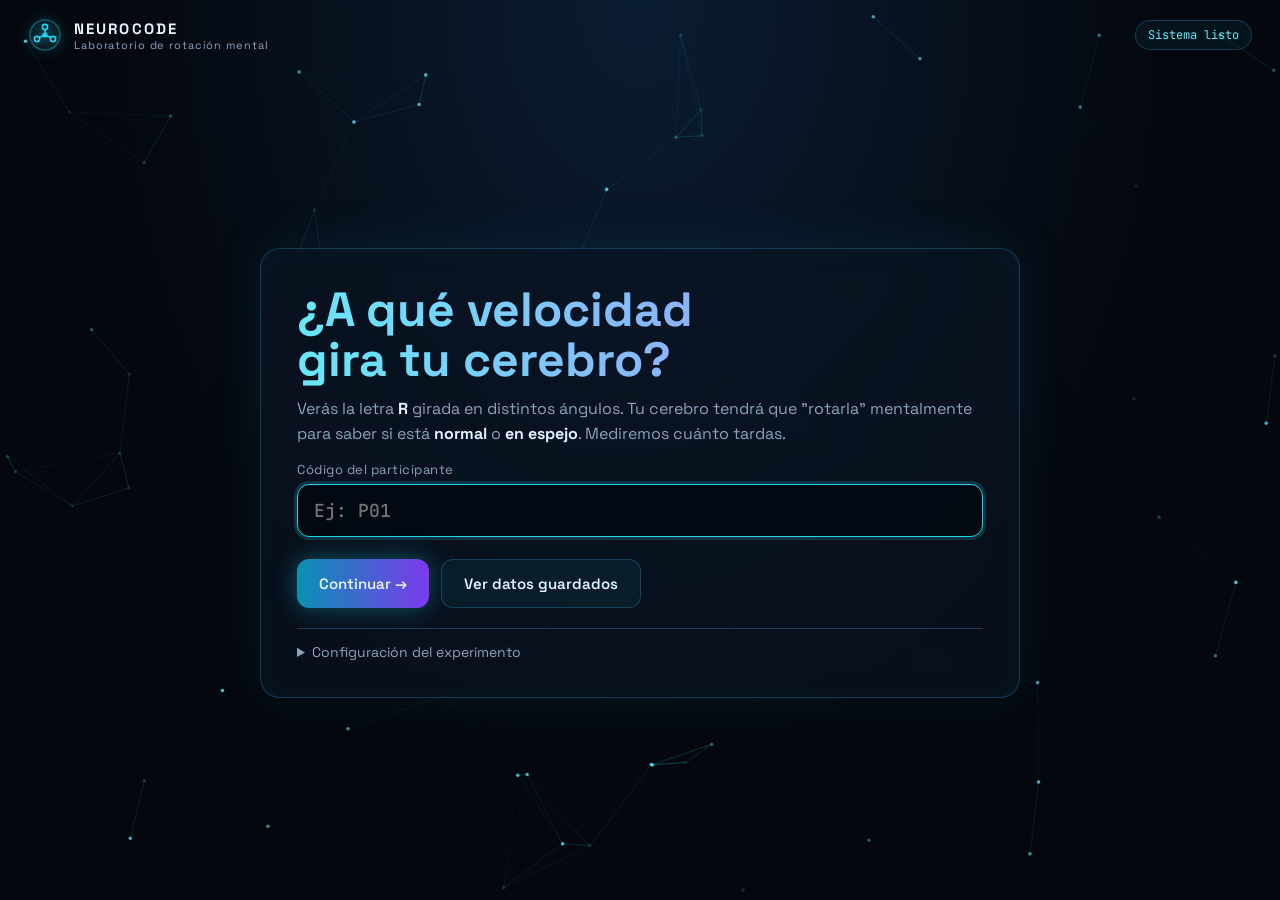
<file: app/index.html>
<!doctype html>
<html lang="es">
<head>
<meta charset="utf-8">
<meta name="viewport" content="width=device-width, initial-scale=1">
<title>NeuroCode · Rotación Mental</title>
<link rel="icon" href="data:image/svg+xml,%3Csvg xmlns='http://www.w3.org/2000/svg' viewBox='0 0 34 34'%3E%3Ccircle cx='17' cy='17' r='15' fill='%2304070d' stroke='%2322d3ee' stroke-width='2'/%3E%3Ctext x='17' y='23' font-size='17' font-family='Arial' font-weight='900' fill='%2322d3ee' text-anchor='middle'%3ER%3C/text%3E%3C/svg%3E">
<link rel="preconnect" href="https://fonts.googleapis.com">
<link href="https://fonts.googleapis.com/css2?family=Space+Grotesk:wght@400;500;700&family=JetBrains+Mono:wght@400;600&display=swap" rel="stylesheet">
<style>
  :root{
    --bg:#04070d; --panel:rgba(10,20,34,.72); --borde:rgba(56,189,248,.25);
    --cian:#22d3ee; --cian2:#67e8f9; --violeta:#a78bfa; --texto:#e2f3ff; --suave:#8aa4bd;
    --ok:#34d399; --mal:#f87171; --aviso:#fbbf24;
  }
  *{box-sizing:border-box;margin:0;padding:0}
  html,body{height:100%}
  body{
    background:radial-gradient(ellipse at 50% 0%,#0b1d33 0%,var(--bg) 60%);
    color:var(--texto); font-family:"Space Grotesk",system-ui,Segoe UI,sans-serif;
    overflow-x:hidden; min-height:100vh;
  }
  #red{position:fixed;inset:0;z-index:0;transition:opacity .6s}
  #red.atenuada{opacity:.08}
  main{position:relative;z-index:1;min-height:100vh;display:flex;flex-direction:column}
  header{display:flex;align-items:center;justify-content:space-between;padding:18px 28px;gap:12px}
  .marca{display:flex;align-items:center;gap:12px;font-weight:700;letter-spacing:.14em;font-size:15px}
  .marca svg{filter:drop-shadow(0 0 8px var(--cian))}
  .marca small{display:block;font-weight:400;letter-spacing:.08em;color:var(--suave);font-size:11px}
  .chip{font-family:"JetBrains Mono",monospace;font-size:12px;color:var(--cian2);border:1px solid var(--borde);
        padding:6px 12px;border-radius:999px;background:rgba(34,211,238,.06)}
  .pantalla{display:none;flex:1;align-items:center;justify-content:center;padding:16px 16px 40px}
  .pantalla.activa{display:flex}
  .panel{background:var(--panel);border:1px solid var(--borde);border-radius:20px;padding:36px;
         backdrop-filter:blur(14px);box-shadow:0 0 60px rgba(34,211,238,.08),inset 0 0 40px rgba(34,211,238,.03);
         width:min(760px,100%)}
  h1{font-size:clamp(30px,5vw,48px);line-height:1.05;margin-bottom:10px;
     background:linear-gradient(90deg,var(--cian2),var(--violeta));-webkit-background-clip:text;background-clip:text;color:transparent}
  h2{font-size:24px;margin-bottom:14px}
  p{color:var(--suave);line-height:1.6;margin-bottom:14px}
  p strong{color:var(--texto)}
  label{display:block;font-size:13px;color:var(--suave);margin-bottom:6px;letter-spacing:.04em}
  input{width:100%;background:rgba(2,8,16,.8);border:1px solid var(--borde);color:var(--texto);
        font:500 18px "JetBrains Mono",monospace;padding:14px 16px;border-radius:12px;outline:none}
  input:focus{border-color:var(--cian);box-shadow:0 0 0 3px rgba(34,211,238,.18)}
  .fila{display:flex;gap:12px;flex-wrap:wrap;margin-top:22px}
  button{font:600 15px "Space Grotesk",sans-serif;border-radius:12px;padding:14px 22px;cursor:pointer;border:1px solid var(--borde);
         background:rgba(34,211,238,.06);color:var(--texto);transition:.2s}
  button:hover{border-color:var(--cian);background:rgba(34,211,238,.14)}
  button.primario{background:linear-gradient(90deg,#0891b2,#7c3aed);border:none;box-shadow:0 0 24px rgba(34,211,238,.35)}
  button.primario:hover{filter:brightness(1.15)}
  button.peligro{color:var(--mal);border-color:rgba(248,113,113,.35)}
  button:disabled{opacity:.4;cursor:not-allowed}
  details{margin-top:20px;border-top:1px solid var(--borde);padding-top:14px}
  summary{cursor:pointer;color:var(--suave);font-size:14px}
  .config{display:grid;grid-template-columns:repeat(auto-fit,minmax(150px,1fr));gap:12px;margin-top:12px}
  .config input{font-size:15px;padding:10px 12px}
  .whats{margin-top:18px;border:1px solid rgba(52,211,153,.3);border-radius:14px;padding:14px;background:rgba(52,211,153,.05)}
  .whats p{margin-bottom:10px;font-size:14px}
  .whats .fila{margin-top:12px}
  .whats input{font-size:15px;padding:10px 12px}
  .ejemplos{display:grid;grid-template-columns:1fr 1fr;gap:16px;margin:18px 0}
  .ejemplo{border:1px solid var(--borde);border-radius:16px;padding:16px;text-align:center;background:rgba(2,8,16,.5)}
  .ejemplo .letra{font:900 84px Arial,Helvetica,sans-serif;color:var(--cian2);line-height:1.1;
                  text-shadow:0 0 18px rgba(34,211,238,.6);display:inline-block}
  .tecla{display:inline-block;font:600 14px "JetBrains Mono",monospace;border:1px solid var(--cian);border-radius:8px;
         padding:4px 10px;margin-top:8px;color:var(--cian2);box-shadow:0 0 12px rgba(34,211,238,.25)}
  ul.reglas{list-style:none;margin:6px 0 4px}
  ul.reglas li{color:var(--suave);padding:6px 0 6px 22px;position:relative;line-height:1.5}
  ul.reglas li::before{content:"";position:absolute;left:4px;top:13px;width:7px;height:7px;border-radius:50%;
                       background:var(--cian);box-shadow:0 0 8px var(--cian)}
  /* Prueba */
  #pPrueba{flex-direction:column;gap:18px}
  .hud{width:min(760px,100%);display:flex;justify-content:space-between;align-items:center;gap:12px;
       font:500 13px "JetBrains Mono",monospace;color:var(--suave)}
  .barra{flex:1;height:6px;background:rgba(138,164,189,.15);border-radius:999px;overflow:hidden}
  .barra i{display:block;height:100%;width:0;background:linear-gradient(90deg,var(--cian),var(--violeta));transition:width .3s}
  .escenario{width:min(460px,90vw,56vh);aspect-ratio:1;border-radius:50%;display:grid;place-items:center;position:relative;
             border:1px solid rgba(34,211,238,.18);background:radial-gradient(circle,rgba(34,211,238,.05),transparent 70%)}
  .escenario::after{content:"";position:absolute;inset:14px;border-radius:50%;border:1px dashed rgba(34,211,238,.10)}
  #estimulo{font:900 min(190px,22vw,24vh) Arial,Helvetica,sans-serif;color:#eaffff;line-height:1;
            text-shadow:0 0 22px rgba(34,211,238,.55);user-select:none;visibility:hidden}
  #fijacion{position:absolute;font:300 56px "JetBrains Mono",monospace;color:var(--suave);visibility:hidden}
  #feedback{position:absolute;bottom:-46px;font:600 16px "JetBrains Mono",monospace;height:22px}
  .botonesResp{display:flex;gap:16px;width:min(460px,90vw);margin-top:24px}
  .botonesResp button{flex:1;padding:18px 10px;font-size:16px}
  .botonesResp b{font-family:"JetBrains Mono",monospace;color:var(--cian2)}
  /* Resultados */
  .stats{display:grid;grid-template-columns:repeat(auto-fit,minmax(130px,1fr));gap:12px;margin:18px 0}
  .stat{border:1px solid var(--borde);border-radius:14px;padding:14px;background:rgba(2,8,16,.5)}
  .stat span{display:block;font-size:12px;color:var(--suave);letter-spacing:.05em}
  .stat strong{font:600 22px "JetBrains Mono",monospace;color:var(--cian2)}
  #grafica{width:100%;height:auto;margin-top:8px}
  .nota{font-size:12px;color:var(--suave);margin-top:8px}
  @media (max-width:560px){ .panel{padding:22px} header{padding:14px 16px} .ejemplos{gap:10px} }
</style>
</head>
<body>
<canvas id="red"></canvas>
<main>
  <header>
    <div class="marca">
      <svg width="34" height="34" viewBox="0 0 34 34" fill="none" stroke="#22d3ee" stroke-width="1.6">
        <circle cx="17" cy="17" r="15" opacity=".35"/>
        <circle cx="17" cy="9" r="2.6"/><circle cx="9" cy="21" r="2.6"/><circle cx="25" cy="21" r="2.6"/><circle cx="17" cy="17" r="1.8" fill="#22d3ee"/>
        <path d="M17 11.6V15.2M10.9 19.6l4.6-1.8M23.1 19.6l-4.6-1.8"/>
      </svg>
      <div>NEUROCODE<small>Laboratorio de rotación mental</small></div>
    </div>
    <div class="chip" id="chipEstado">Sistema listo</div>
  </header>

  <!-- 1. Inicio -->
  <section class="pantalla activa" id="pInicio">
    <div class="panel">
      <h1>¿A qué velocidad<br>gira tu cerebro?</h1>
      <p>Verás la letra <strong>R</strong> girada en distintos ángulos. Tu cerebro tendrá que "rotarla" mentalmente para saber si está <strong>normal</strong> o <strong>en espejo</strong>. Mediremos cuánto tardas.</p>
      <label for="codigo">Código del participante</label>
      <input id="codigo" maxlength="24" placeholder="Ej: P01" autocomplete="off">
      <div class="fila">
        <button class="primario" id="btnInstr">Continuar →</button>
        <button id="btnVerDatos">Ver datos guardados</button>
      </div>
      <details>
        <summary>Configuración del experimento</summary>
        <div class="config">
          <div><label for="cfgReps">Mediciones válidas por ángulo</label><input id="cfgReps" type="number" min="1" max="20" value="5"></div>
          <div><label for="cfgWarm">Ensayos de calentamiento</label><input id="cfgWarm" type="number" min="0" max="20" value="5"></div>
          <div><label for="cfgUmbral">Umbral posible atípico (ms)</label><input id="cfgUmbral" type="number" min="500" max="10000" value="3000"></div>
        </div>
        <p class="nota">Ángulos: 0°, 30°, 60°, 90°, 120°, 150°, 180°. Solo se guardan los aciertos; los errores y las respuestas anticipadas (&lt;150 ms) se repiten.</p>
      </details>
    </div>
  </section>

  <!-- 2. Instrucciones -->
  <section class="pantalla" id="pInstr">
    <div class="panel">
      <h2>Instrucciones</h2>
      <div class="ejemplos">
        <div class="ejemplo"><div class="letra">R</div><br><span class="tecla">F</span><p style="margin:8px 0 0">Normal</p></div>
        <div class="ejemplo"><div class="letra" style="transform:scaleX(-1)">R</div><br><span class="tecla">J</span><p style="margin:8px 0 0">Espejo</p></div>
      </div>
      <ul class="reglas">
        <li>Primero aparece una cruz <strong>+</strong>: mira al centro.</li>
        <li>Luego aparece la R girada. Presiona <strong>F</strong> si es normal o <strong>J</strong> si está en espejo (en celular, usa los botones).</li>
        <li>Responde <strong>rápido pero sin equivocarte</strong>. Los errores no cuentan y se repiten.</li>
        <li>Empiezas con <span id="txtWarm">5</span> ensayos de práctica que no se guardan.</li>
      </ul>
      <div class="fila">
        <button class="primario" id="btnEmpezar">Empezar práctica (Espacio)</button>
        <button id="btnVolver1">← Volver</button>
      </div>
    </div>
  </section>

  <!-- 3. Prueba -->
  <section class="pantalla" id="pPrueba">
    <div class="hud">
      <span id="hudFase">PRÁCTICA</span>
      <div class="barra"><i id="hudBarra"></i></div>
      <span id="hudConteo">0/0</span>
    </div>
    <div class="escenario">
      <div id="fijacion">+</div>
      <div id="estimulo">R</div>
      <div id="feedback"></div>
    </div>
    <div class="botonesResp">
      <button data-resp="normal"><b>F</b> · Normal</button>
      <button data-resp="espejo"><b>J</b> · Espejo</button>
    </div>
  </section>

  <!-- 4. Pausa tras la práctica -->
  <section class="pantalla" id="pPausa">
    <div class="panel">
      <h2>Práctica completada ✓</h2>
      <p>Ahora empieza la medición real: <strong id="txtTotal">35</strong> respuestas correctas. Mantén la concentración y responde lo más rápido que puedas sin equivocarte.</p>
      <div class="fila"><button class="primario" id="btnMedir">Iniciar medición (Espacio)</button></div>
    </div>
  </section>

  <!-- 5. Resultados -->
  <section class="pantalla" id="pResultados">
    <div class="panel" style="width:min(900px,100%)">
      <h2 id="tituloRes">Resultados</h2>
      <p id="subRes">Tiempo de respuesta según el ángulo de rotación. La recta se calcula por mínimos cuadrados.</p>
      <div class="stats">
        <div class="stat"><span>n datos válidos</span><strong id="sN">–</strong></div>
        <div class="stat"><span>a* (ms / grado)</span><strong id="sA">–</strong></div>
        <div class="stat"><span>b* (ms)</span><strong id="sB">–</strong></div>
        <div class="stat"><span>R²</span><strong id="sR2">–</strong></div>
        <div class="stat"><span>Errores descartados</span><strong id="sErr">–</strong></div>
      </div>
      <svg id="grafica" viewBox="0 0 820 420"></svg>
      <p class="nota" id="notaVel"></p>
      <div class="whats">
        <p>📲 <strong>Enviar por WhatsApp:</strong> abre el chat del familiar con el resumen y <strong>todos los datos del CSV como texto</strong> (listos para copiar a Excel o procesar). El número destino está configurado en el código.</p>
        <div class="fila">
          <button class="primario" id="btnWhatsUno">WhatsApp (este participante)</button>
          <button id="btnWhatsTodos">WhatsApp (todos)</button>
        </div>
      </div>
      <div class="fila">
        <button class="primario" id="btnCsvTodos">Descargar CSV (todos)</button>
        <button id="btnCsvUno">Descargar CSV (este participante)</button>
        <button id="btnNuevo">Nuevo participante</button>
        <button class="peligro" id="btnBorrar">Borrar todos los datos</button>
      </div>
    </div>
  </section>
</main>

<script>
/* ===================== Configuración y estado ===================== */
const ANGULOS = [0, 30, 60, 90, 120, 150, 180];
const CLAVE_STORAGE = "neurocode_rotacion_v1";
// ⚙️ EDITA AQUÍ el número de WhatsApp destino: código país + número, solo dígitos, sin "+" ni espacios.
// Ejemplo Colombia: "573001234567". No se muestra en la página.
const NUMERO_WHATSAPP = "573105421367";
const ANTICIPACION_MS = 150, TIMEOUT_MS = 7000, FIJACION_MS = 500, FEEDBACK_MS = 450, ITI_MS = 350;

let cfg = { reps: 5, warm: 5, umbral: 3000 };
let todos = cargarDatos();          // datos válidos de todos los participantes
let ses = null;                     // sesión actual
let estado = "inactivo";            // inactivo | fijacion | respuesta | feedback
let ensayo = null, t0 = 0, timerTimeout = null;

const $ = id => document.getElementById(id);

function cargarDatos(){
  try { return JSON.parse(localStorage.getItem(CLAVE_STORAGE)) || []; } catch(e){ return []; }
}
function guardarDatos(){
  try { localStorage.setItem(CLAVE_STORAGE, JSON.stringify(todos)); } catch(e){}
}

function mostrar(id){
  document.querySelectorAll(".pantalla").forEach(p => p.classList.toggle("activa", p.id === id));
  $("red").classList.toggle("atenuada", id === "pPrueba");
  animarRed = id !== "pPrueba";
}

function barajar(arr){
  for (let i = arr.length - 1; i > 0; i--){ const j = Math.floor(Math.random() * (i + 1)); [arr[i], arr[j]] = [arr[j], arr[i]]; }
  return arr;
}

function nuevoEnsayo(angulo){
  const dir = (angulo === 0 || angulo === 180) ? 1 : (Math.random() < .5 ? 1 : -1);
  return { angulo, dir, espejo: Math.random() < .5 };
}

/* ===================== Flujo de pantallas ===================== */
$("btnInstr").onclick = () => {
  const codigo = $("codigo").value.trim();
  if (!codigo){ $("codigo").focus(); $("codigo").style.borderColor = "var(--mal)"; return; }
  cfg.reps = clamp(+$("cfgReps").value, 1, 20, 5);
  cfg.warm = clamp(+$("cfgWarm").value, 0, 20, 5);
  cfg.umbral = clamp(+$("cfgUmbral").value, 500, 10000, 3000);
  $("txtWarm").textContent = cfg.warm;
  $("txtTotal").textContent = cfg.reps * ANGULOS.length;
  ses = { participante: codigo, validos: [], errores: 0, anticipadas: 0, sinRespuesta: 0, contador: 0 };
  mostrar("pInstr");
};
$("btnVolver1").onclick = () => mostrar("pInicio");
$("btnEmpezar").onclick = iniciarPractica;
$("btnMedir").onclick = iniciarMedicion;
$("btnNuevo").onclick = () => { $("codigo").value = ""; mostrar("pInicio"); $("codigo").focus(); };
$("btnVerDatos").onclick = () => { ses = null; mostrarResultados(); };
$("btnCsvTodos").onclick = () => descargarCSV(todos, "neurocode_todos.csv");
$("btnCsvUno").onclick = () => ses && descargarCSV(todos.filter(d => d.participante === ses.participante), `neurocode_${ses.participante}.csv`);
$("btnWhatsUno").onclick = () => {
  if (!ses) return;
  enviarWhats(todos.filter(d => d.participante === ses.participante), `Resultados ${ses.participante}`);
};
$("btnWhatsTodos").onclick = () => enviarWhats(todos, "Resultados todos los participantes");
$("btnBorrar").onclick = () => {
  if (confirm("¿Borrar TODOS los datos guardados en este navegador? Descarga primero el CSV si los necesitas.")){
    todos = []; guardarDatos(); mostrarResultados();
  }
};
$("codigo").addEventListener("input", e => e.target.style.borderColor = "");
$("codigo").addEventListener("keydown", e => { if (e.key === "Enter") $("btnInstr").click(); });

function clamp(v, min, max, def){ return Number.isFinite(v) ? Math.min(max, Math.max(min, Math.round(v))) : def; }

function iniciarPractica(){
  if (cfg.warm === 0){ mostrar("pPausa"); return; }
  ses.fase = "practica";
  ses.cola = Array.from({ length: cfg.warm }, () => ANGULOS[Math.floor(Math.random() * ANGULOS.length)]);
  ses.totalFase = cfg.warm; ses.hechosFase = 0;
  $("hudFase").textContent = "PRÁCTICA";
  $("chipEstado").textContent = "Práctica";
  mostrar("pPrueba");
  setTimeout(siguienteEnsayo, 600);
}

function iniciarMedicion(){
  ses.fase = "medicion";
  ses.cola = barajar(ANGULOS.flatMap(a => Array(cfg.reps).fill(a)));
  ses.totalFase = ses.cola.length; ses.hechosFase = 0;
  $("hudFase").textContent = "MEDICIÓN";
  $("chipEstado").textContent = "Midiendo · " + ses.participante;
  mostrar("pPrueba");
  setTimeout(siguienteEnsayo, 600);
}

function actualizarHud(){
  $("hudConteo").textContent = `${ses.hechosFase}/${ses.totalFase}`;
  $("hudBarra").style.width = (100 * ses.hechosFase / ses.totalFase) + "%";
}

/* ===================== Ensayo ===================== */
function siguienteEnsayo(){
  actualizarHud();
  if (ses.cola.length === 0){ finFase(); return; }
  ensayo = nuevoEnsayo(ses.cola.shift());
  $("feedback").textContent = "";
  $("estimulo").style.visibility = "hidden";
  $("fijacion").style.visibility = "visible";
  estado = "fijacion";
  setTimeout(mostrarEstimulo, FIJACION_MS);
}

function mostrarEstimulo(){
  const est = $("estimulo");
  est.style.transform = `rotate(${ensayo.dir * ensayo.angulo}deg)` + (ensayo.espejo ? " scaleX(-1)" : "");
  $("fijacion").style.visibility = "hidden";
  est.style.visibility = "visible";
  // Doble rAF: t0 se toma cuando el estímulo ya fue pintado en pantalla
  requestAnimationFrame(() => requestAnimationFrame(() => {
    t0 = performance.now();
    estado = "respuesta";
    timerTimeout = setTimeout(() => procesar(null), TIMEOUT_MS);
  }));
}

function procesar(resp){
  if (estado !== "respuesta") return;
  clearTimeout(timerTimeout);
  const rt = performance.now() - t0;
  estado = "feedback";
  $("estimulo").style.visibility = "hidden";
  const fb = $("feedback");
  let valido = false;

  if (resp === null){
    fb.textContent = "Sin respuesta"; fb.style.color = "var(--aviso)";
    if (ses.fase === "medicion"){ ses.sinRespuesta++; reinsertar(); }
  } else if (rt < ANTICIPACION_MS){
    fb.textContent = "Muy rápido: anticipación"; fb.style.color = "var(--aviso)";
    if (ses.fase === "medicion"){ ses.anticipadas++; reinsertar(); }
  } else if ((resp === "espejo") === ensayo.espejo){
    fb.textContent = "✓ " + Math.round(rt) + " ms"; fb.style.color = "var(--ok)";
    valido = true;
  } else {
    fb.textContent = "✗ Incorrecto"; fb.style.color = "var(--mal)";
    if (ses.fase === "medicion"){ ses.errores++; reinsertar(); }
  }

  if (ses.fase === "practica"){
    ses.hechosFase++;
  } else if (valido){
    ses.contador++;
    const dato = {
      participante: ses.participante,
      ensayo: ses.contador,
      angulo_grados: ensayo.angulo,
      direccion: ensayo.angulo === 0 || ensayo.angulo === 180 ? "-" : (ensayo.dir > 0 ? "horario" : "antihorario"),
      espejo: ensayo.espejo ? 1 : 0,
      tiempo_ms: +rt.toFixed(1),
      posible_atipico: rt > cfg.umbral ? 1 : 0,
      fecha_hora: new Date().toISOString()
    };
    ses.validos.push(dato); todos.push(dato); guardarDatos();
    ses.hechosFase++;
  }
  setTimeout(() => { fb.textContent = ""; setTimeout(siguienteEnsayo, ITI_MS); }, FEEDBACK_MS);
}

// Un ensayo no válido se repite más adelante en una posición aleatoria
function reinsertar(){
  const pos = Math.floor(Math.random() * (ses.cola.length + 1));
  ses.cola.splice(pos, 0, ensayo.angulo);
}

function finFase(){
  estado = "inactivo";
  if (ses.fase === "practica"){ mostrar("pPausa"); $("chipEstado").textContent = "Práctica completada"; }
  else { $("chipEstado").textContent = "Medición completada"; mostrarResultados(); }
}

/* ===================== Teclado y botones ===================== */
document.addEventListener("keydown", e => {
  if (e.repeat) return;
  const k = e.key.toLowerCase();
  if (estado === "respuesta" && (k === "f" || k === "j")){ e.preventDefault(); procesar(k === "f" ? "normal" : "espejo"); return; }
  if (k === " " || e.code === "Space"){
    if ($("pInstr").classList.contains("activa")){ e.preventDefault(); iniciarPractica(); }
    else if ($("pPausa").classList.contains("activa")){ e.preventDefault(); iniciarMedicion(); }
  }
});
document.querySelectorAll("[data-resp]").forEach(b => b.addEventListener("pointerdown", e => {
  e.preventDefault(); procesar(b.dataset.resp);
}));

/* ===================== Regresión (mínimos cuadrados) ===================== */
function regresion(xs, ys){
  const n = xs.length;
  if (n < 2) return null;
  let sx = 0, sy = 0, sxx = 0, sxy = 0;
  for (let i = 0; i < n; i++){ sx += xs[i]; sy += ys[i]; sxx += xs[i]*xs[i]; sxy += xs[i]*ys[i]; }
  const den = n*sxx - sx*sx;
  if (den === 0) return null;
  const a = (n*sxy - sx*sy) / den;       // de dS/da = 0 y dS/db = 0
  const b = (sy - a*sx) / n;
  const media = sy / n;
  let sres = 0, stot = 0;
  for (let i = 0; i < n; i++){ const e = ys[i] - (a*xs[i] + b); sres += e*e; stot += (ys[i]-media)**2; }
  return { a, b, r2: stot ? 1 - sres/stot : 1, n };
}

/* ===================== Resultados ===================== */
function mostrarResultados(){
  const datos = ses ? ses.validos : todos;
  $("tituloRes").textContent = ses ? `Resultados · ${ses.participante}` : "Datos guardados (todos los participantes)";
  const nPart = new Set(todos.map(d => d.participante)).size;
  $("subRes").textContent = ses
    ? "Tiempo de respuesta según el ángulo de rotación. La recta se calcula por mínimos cuadrados."
    : `${todos.length} datos de ${nPart} participante(s) guardados en este navegador.`;
  $("btnCsvUno").style.display = ses ? "" : "none";
  $("btnCsvTodos").disabled = todos.length === 0;

  const r = regresion(datos.map(d => d.angulo_grados), datos.map(d => d.tiempo_ms));
  $("sN").textContent = datos.length;
  $("sA").textContent = r ? r.a.toFixed(2) : "–";
  $("sB").textContent = r ? r.b.toFixed(0) : "–";
  $("sR2").textContent = r ? r.r2.toFixed(3) : "–";
  $("sErr").textContent = ses ? ses.errores + ses.anticipadas + ses.sinRespuesta : "–";
  $("notaVel").textContent = !r
    ? "Aún no hay suficientes datos para ajustar la recta."
    : r.a > 0
      ? `Velocidad de rotación mental estimada: ${(1000 / r.a).toFixed(0)} °/s. Los puntos naranjas superan ${cfg.umbral} ms (posibles distracciones). Resultado preliminar: el análisis formal se hace en Python.`
      : "La pendiente no es positiva: con estos datos el tiempo no aumenta con el ángulo. Revisa si hubo distracciones o pocas mediciones. Resultado preliminar.";
  dibujarGrafica(datos, r);
  mostrar("pResultados");
}

function dibujarGrafica(datos, r){
  const svg = $("grafica"), W = 820, H = 420, m = { l: 70, r: 24, t: 20, b: 56 };
  const ys = datos.map(d => d.tiempo_ms);
  const yMax = Math.max(1500, ...ys) * 1.08, yMin = 0;
  const X = x => m.l + (x / 180) * (W - m.l - m.r);
  const Y = y => H - m.b - ((y - yMin) / (yMax - yMin)) * (H - m.t - m.b);
  const paso = yMax > 4000 ? 1000 : 500;
  let s = "";
  for (let v = 0; v <= yMax; v += paso){
    s += `<line x1="${m.l}" x2="${W-m.r}" y1="${Y(v)}" y2="${Y(v)}" stroke="rgba(138,164,189,.12)"/>`;
    s += `<text x="${m.l-10}" y="${Y(v)+4}" fill="#8aa4bd" font-size="12" text-anchor="end" font-family="JetBrains Mono">${v}</text>`;
  }
  ANGULOS.forEach(a => {
    s += `<line x1="${X(a)}" x2="${X(a)}" y1="${m.t}" y2="${H-m.b}" stroke="rgba(138,164,189,.07)"/>`;
    s += `<text x="${X(a)}" y="${H-m.b+20}" fill="#8aa4bd" font-size="12" text-anchor="middle" font-family="JetBrains Mono">${a}°</text>`;
  });
  s += `<text x="${(W+m.l)/2}" y="${H-10}" fill="#8aa4bd" font-size="13" text-anchor="middle">Ángulo de rotación x (grados)</text>`;
  s += `<text transform="translate(18 ${(H-m.b+m.t)/2}) rotate(-90)" fill="#8aa4bd" font-size="13" text-anchor="middle">Tiempo de respuesta y (ms)</text>`;
  // Línea de regresión
  if (r){
    s += `<line x1="${X(0)}" y1="${Y(r.b)}" x2="${X(180)}" y2="${Y(r.a*180 + r.b)}" stroke="url(#gl)" stroke-width="3" filter="url(#glow)"/>`;
    s += `<text x="${W-m.r}" y="${m.t+14}" fill="#67e8f9" font-size="14" text-anchor="end" font-family="JetBrains Mono">y = ${r.a.toFixed(2)}x + ${r.b.toFixed(0)}</text>`;
  }
  // Puntos (con un pequeño desplazamiento horizontal para que no se tapen)
  datos.forEach((d, i) => {
    const jit = ((i * 37) % 11 - 5) * 1.2;
    const col = d.posible_atipico ? "#fbbf24" : "#22d3ee";
    s += `<circle cx="${X(d.angulo_grados)+jit}" cy="${Y(d.tiempo_ms)}" r="4.5" fill="${col}" fill-opacity=".75" stroke="${col}"/>`;
  });
  // Promedios por ángulo
  ANGULOS.forEach(a => {
    const v = datos.filter(d => d.angulo_grados === a).map(d => d.tiempo_ms);
    if (v.length){ const mu = v.reduce((p,c)=>p+c,0)/v.length;
      s += `<rect x="${X(a)-7}" y="${Y(mu)-7}" width="14" height="14" fill="none" stroke="#a78bfa" stroke-width="2" transform="rotate(45 ${X(a)} ${Y(mu)})"/>`; }
  });
  s += `<text x="${m.l+8}" y="${m.t+14}" fill="#8aa4bd" font-size="12" font-family="JetBrains Mono">● dato   ◇ promedio por ángulo</text>`;
  svg.innerHTML = `<defs>
      <linearGradient id="gl" x1="0" x2="1"><stop offset="0" stop-color="#22d3ee"/><stop offset="1" stop-color="#a78bfa"/></linearGradient>
      <filter id="glow"><feGaussianBlur stdDeviation="3" result="b"/><feMerge><feMergeNode in="b"/><feMergeNode in="SourceGraphic"/></feMerge></filter>
    </defs>` + s;
}

/* ===================== CSV + WhatsApp ===================== */
function csvTexto(datos){
  const cols = ["participante","ensayo","angulo_grados","direccion","espejo","tiempo_ms","posible_atipico","fecha_hora"];
  const esc = v => /[",\n]/.test(String(v)) ? `"${String(v).replace(/"/g,'""')}"` : v;
  return [cols.join(","), ...datos.map(d => cols.map(c => esc(d[c])).join(","))].join("\n");
}
function descargarCSV(datos, nombre){
  if (!datos.length){ alert("No hay datos para descargar."); return; }
  const csv = csvTexto(datos);
  const url = URL.createObjectURL(new Blob(["\uFEFF" + csv], { type: "text/csv;charset=utf-8" }));
  const a = Object.assign(document.createElement("a"), { href: url, download: nombre });
  document.body.appendChild(a); a.click(); a.remove();
  setTimeout(() => URL.revokeObjectURL(url), 1000);
}

function numeroWhats(){
  const num = String(NUMERO_WHATSAPP || "").replace(/\D/g, "");
  if (!/^\d{7,15}$/.test(num)){
    alert("El NUMERO_WHATSAPP del código no es válido. Edítalo arriba en el <script> (código país + número, solo dígitos).");
    return null;
  }
  return num;
}

function enviarWhats(datos, titulo){
  if (!datos.length){ alert("No hay datos para enviar."); return; }
  const num = numeroWhats();
  if (!num) return;
  const r = regresion(datos.map(d => d.angulo_grados), datos.map(d => d.tiempo_ms));
  const med = a => { const v = datos.filter(d => d.angulo_grados === a).map(d => d.tiempo_ms);
    return v.length ? Math.round(v.reduce((p,c)=>p+c,0)/v.length) : "–"; };
  // Mensaje largo: resumen + CSV completo como texto (límite WhatsApp ~65 mil caracteres;
  // si "todos" es muy grande, se recorta solo la tabla de datos, el resumen siempre va).
  const MAX = 60000;
  let lineas = [
    `🧠 *NeuroCode · ${titulo}*`,
    `n datos válidos: ${datos.length}`,
    r ? `Recta: y = ${r.a.toFixed(2)}x + ${r.b.toFixed(0)} | R² = ${r.r2.toFixed(3)}` : "Sin recta (pocos datos)",
    r && r.a > 0 ? `Velocidad estimada: ${Math.round(1000 / r.a)} °/s` : "",
    `Promedios: ${ANGULOS.map(a => `${a}°=${med(a)}ms`).join("  ")}`,
    "",
    "```",
    csvTexto(datos),
    "```",
    "Pega el bloque entre ``` en un .csv o en Excel (Datos > Desde texto, separado por comas)."
  ].filter(Boolean).join("\n");
  if (lineas.length > MAX){
    const csv = csvTexto(datos).split("\n");
    while (lineas.length > MAX && csv.length > 2) csv.splice(1, 1);
    lineas = [
      `🧠 *NeuroCode · ${titulo}* (datos recortados por límite de WhatsApp, descarga el CSV completo)`,
      `n datos válidos: ${datos.length}`,
      r ? `Recta: y = ${r.a.toFixed(2)}x + ${r.b.toFixed(0)} | R² = ${r.r2.toFixed(3)}` : "",
      "",
      "```",
      csv.join("\n"),
      "```"
    ].filter(Boolean).join("\n");
  }
  window.open(`https://wa.me/${num}?text=${encodeURIComponent(lineas)}`, "_blank");
}

/* ===================== Fondo: red neuronal animada ===================== */
const cv = $("red"), cx = cv.getContext("2d");
let nodos = [], animarRed = true;
function redimensionar(){
  cv.width = innerWidth * devicePixelRatio; cv.height = innerHeight * devicePixelRatio;
  cx.setTransform(devicePixelRatio, 0, 0, devicePixelRatio, 0, 0);
  const n = Math.min(90, Math.floor(innerWidth * innerHeight / 16000));
  nodos = Array.from({ length: n }, () => ({ x: Math.random()*innerWidth, y: Math.random()*innerHeight,
    vx: (Math.random()-.5)*.35, vy: (Math.random()-.5)*.35, p: Math.random()*6.28 }));
}
function cuadro(){
  if (animarRed){
    cx.clearRect(0, 0, innerWidth, innerHeight);
    for (const a of nodos){
      a.x += a.vx; a.y += a.vy; a.p += .02;
      if (a.x < 0 || a.x > innerWidth) a.vx *= -1;
      if (a.y < 0 || a.y > innerHeight) a.vy *= -1;
    }
    for (let i = 0; i < nodos.length; i++) for (let j = i+1; j < nodos.length; j++){
      const a = nodos[i], b = nodos[j], d = Math.hypot(a.x-b.x, a.y-b.y);
      if (d < 140){ cx.strokeStyle = `rgba(34,211,238,${(1-d/140)*.22})`; cx.lineWidth = 1; cx.beginPath(); cx.moveTo(a.x,a.y); cx.lineTo(b.x,b.y); cx.stroke(); }
    }
    for (const a of nodos){
      cx.fillStyle = `rgba(103,232,249,${.45 + .35*Math.sin(a.p)})`;
      cx.beginPath(); cx.arc(a.x, a.y, 1.8, 0, 6.28); cx.fill();
    }
  }
  requestAnimationFrame(cuadro);
}
addEventListener("resize", redimensionar);
redimensionar(); cuadro();
$("codigo").focus();
</script>
</body>
</html>
</file>
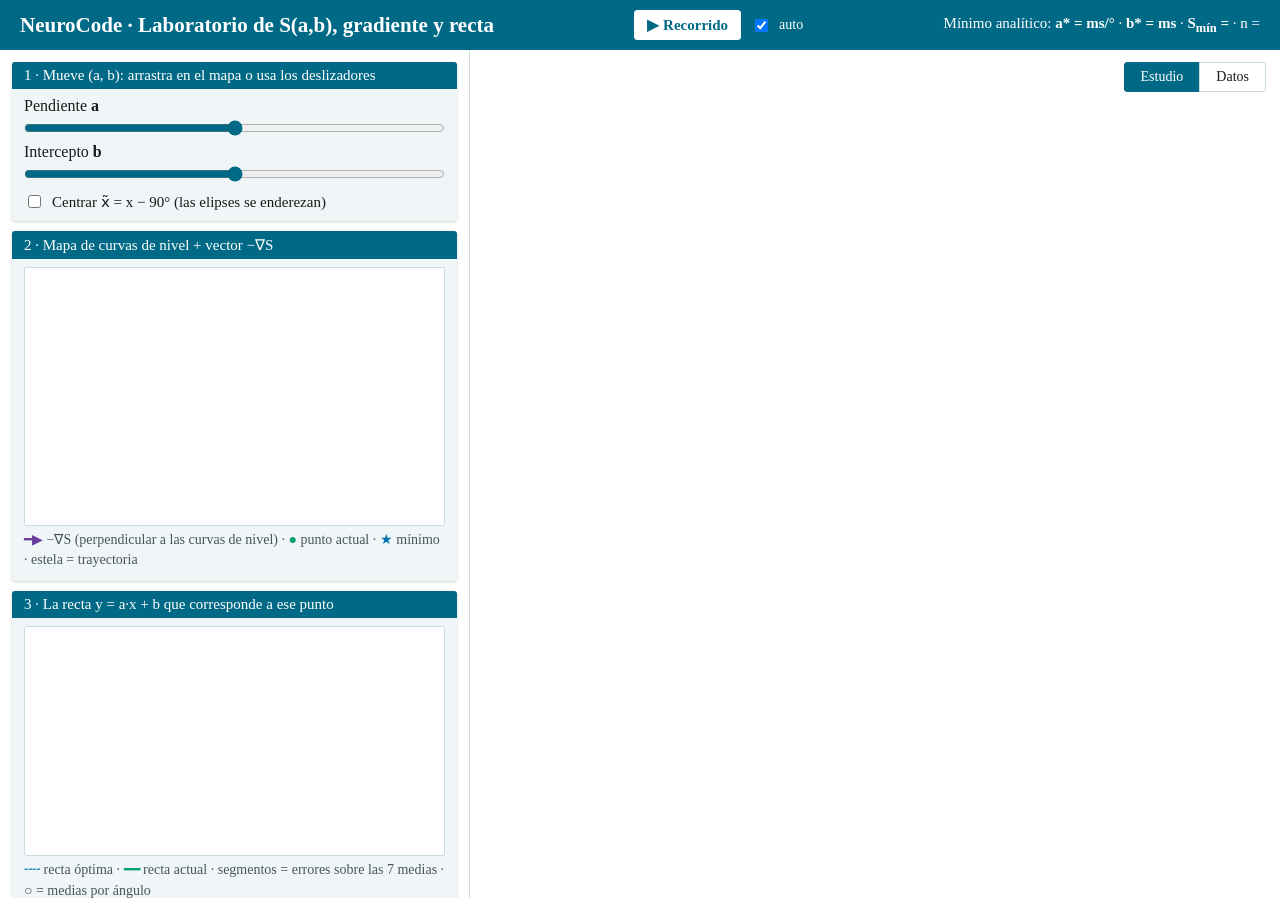
<file: codigo/simulador_template.html>
<!doctype html>
<html lang="es">
<head>
<meta charset="utf-8">
<meta name="viewport" content="width=device-width,initial-scale=1">
<title>NeuroCode · Laboratorio de Cálculo Multivariable</title>
<style>
  /*__FONTS__*/
  :root {
    --bg:#ffffff; --panel:#f0f6f7; --border:#c9dbe2; --ink:#1a1a1a; --muted:#46565e;
    --holo:#257aa2; --teal:#006a86; --min:#c0392b; --probe:#2e7d4f; --grad:#a16207; --grid:#dbe6ea;
    --o-min:#0072b2; --o-probe:#009e73; --o-grad:#6a3d9a;   /* data overlays: cool on the warm ramp */
    --serif:"CMU Serif",Georgia,serif; --mono:"CMU Typewriter",Consolas,monospace;
  }
  * { box-sizing:border-box; }
  body { margin:0; font-family:var(--serif); background:var(--bg); color:var(--ink); font-size:16px; }
  header { padding:10px 20px; background:var(--teal); color:#fff; display:flex; justify-content:space-between; align-items:center; flex-wrap:wrap; gap:8px; }
  header h1 { margin:0; font-size:21px; font-weight:700; }
  header .sub { font-size:15px; color:#fff; }
  header b { color:#fff; font-weight:700; }
  .grid { display:grid; grid-template-columns:470px 1fr; height:calc(100vh - 52px); }
  @media (max-width:1000px) { .grid { grid-template-columns:1fr; height:auto; } }
  .panel { padding:12px; background:var(--bg); border-right:1px solid var(--border); overflow-y:auto; display:flex; flex-direction:column; gap:10px; }
  .box { flex:none; background:var(--panel); box-shadow:0 1px 3px rgba(0,0,0,.18); border-radius:3px; padding:0 0 10px; overflow:hidden; }
  .box h2 { margin:0 0 8px; background:var(--teal); color:#fff; font-size:15px; font-weight:400; text-transform:none; letter-spacing:0; padding:5px 12px; }
  .box > *:not(h2) { margin-left:12px; margin-right:12px; }
  .row { display:flex; justify-content:space-between; align-items:baseline; margin:3px 0; font-size:16px; }
  .kpi { font-family:var(--mono); font-size:17px; color:var(--teal); font-weight:700; }
  .kpi.big { font-size:22px; color:var(--ink); font-weight:700; }
  .kpi.ok { color:var(--probe); }
  input[type=range] { width:calc(100% - 24px); accent-color:var(--teal); cursor:pointer; }
  select, button { font:inherit; font-family:var(--serif); font-size:15px; border-radius:3px; border:1px solid var(--border); background:#fff; color:var(--ink); padding:7px 10px; cursor:pointer; }
  select { max-width:calc(100% - 24px); }
  button { font-weight:700; flex:1; }
  button.go { background:var(--teal); color:#fff; border-color:var(--teal); }
  button.opt { background:var(--min); color:#fff; border-color:var(--min); }
  select:hover, button:hover { filter:brightness(.94); }
  select:focus-visible, button:focus-visible, input:focus-visible { outline:2px solid var(--holo); outline-offset:2px; }
  .btns { display:flex; gap:6px; flex-wrap:wrap; margin-top:6px; }
  label.chk { display:flex; gap:8px; align-items:center; font-size:15px; margin-top:6px; cursor:pointer; }
  canvas { width:calc(100% - 24px); display:block; background:#ffffff; border-radius:2px; border:1px solid var(--border); touch-action:none; }
  .ngrid { display:grid; grid-template-columns:1fr 1fr; gap:2px 14px; }
  .ngrid .row { flex-direction:column; align-items:flex-start; margin:2px 0; font-size:13.5px; color:var(--muted); }
  .legend { font-size:14px; color:var(--muted); margin-top:4px; line-height:1.45; }
  .tip { font-size:14px; color:var(--muted); line-height:1.4; }
  #msg { min-height:20px; font-size:15px; color:var(--probe); font-weight:700; }
  .stage { position:relative; min-width:0; background:#fff; }
  #viewStudio, #viewData { position:absolute; inset:0; }
  #viewData[hidden], #viewStudio[hidden] { display:none; }
  #plot3d { width:100%; height:100%; min-height:0; }
  .seg { position:absolute; top:12px; right:14px; z-index:5; display:flex; flex-direction:row; gap:0; background:#fff; }
  .seg button { flex:none; font-size:14px; padding:6px 16px; background:#fff; border:1px solid var(--border); border-radius:3px; color:var(--ink); font-weight:400; }
  .seg button + button { margin-left:-1px; border-top-left-radius:0; border-bottom-left-radius:0; }
  .seg button:first-child { border-top-right-radius:0; border-bottom-right-radius:0; }
  .seg button[aria-selected="true"] { background:var(--teal); color:#fff; border-color:var(--teal); }
  .seg button[hidden] { display:none; }
  @media (max-width:1000px) { .stage { height:62vh; min-height:420px; } }
  header .tour { display:flex; align-items:center; gap:10px; }
  header #btnTour { flex:none; background:#fff; color:var(--teal); border-color:#fff; padding:5px 12px; }
  header label.chk { margin:0; color:#fff; font-size:14px; }
  #etaTag { font-weight:700; min-height:20px; }
  #etaTag.bad { color:var(--min); }
  #etaTag.good { color:var(--probe); }
  #tourCursor { position:fixed; left:0; top:0; z-index:50; width:26px; height:26px; pointer-events:none; transition:transform .55s cubic-bezier(.4,0,.2,1); will-change:transform; filter:drop-shadow(0 1px 2px rgba(0,0,0,.45)); }
  #tourCaption { position:fixed; left:calc(235px + 50vw); bottom:18px; transform:translateX(-50%); z-index:49; max-width:min(560px,92vw); background:#1a1a1a; color:#fff; padding:8px 14px; border-radius:4px; font-size:15px; line-height:1.4; pointer-events:none; box-shadow:0 2px 10px rgba(0,0,0,.3); }
  #tourCursor[hidden], #tourCaption[hidden] { display:none; }
  @media (max-width:1000px) { #tourCaption { left:50%; } }   /* single column: no side panel to dodge */
</style>
</head>
<body>
<header>
  <h1>NeuroCode · Laboratorio de S(a,b), gradiente y recta</h1>
  <div class="tour"><button id="btnTour" title="Recorrido guiado: cualquier clic te devuelve el control">▶ Recorrido</button><label class="chk"><input id="chkTourAuto" type="checkbox" checked> auto</label></div>
  <div class="sub">Mínimo analítico: <b>a* = <span id="hA"></span> ms/°</b> · <b>b* = <span id="hB"></span> ms</b> · <b>S<sub>mín</sub> = <span id="hS"></span></b> · n = <span id="hN"></span></div>
</header>
<div class="grid">
  <div class="panel">
    <div class="box">
      <h2>1 · Mueve (a, b): arrastra en el mapa o usa los deslizadores</h2>
      <div class="row"><span>Pendiente <b>a</b></span><span id="lblA" class="kpi"></span></div>
      <input id="slA" type="range" step="0.01">
      <div class="row"><span id="nameB">Intercepto <b>b</b></span><span id="lblB" class="kpi"></span></div>
      <input id="slB" type="range" step="1">
      <label class="chk"><input id="chkCenter" type="checkbox"> Centrar x̃ = x − 90° (las elipses se enderezan)</label>
    </div>

    <div class="box">
      <h2>2 · Mapa de curvas de nivel + vector −∇S</h2>
      <canvas id="cvMap" width="440" height="270"></canvas>
      <div class="legend"><span style="color:var(--o-grad)">━▶</span> −∇S (perpendicular a las curvas de nivel) · <span style="color:var(--o-probe)">●</span> punto actual · <span style="color:var(--o-min)">★</span> mínimo · estela = trayectoria</div>
    </div>

    <div class="box">
      <h2>3 · La recta y = a·x + b que corresponde a ese punto</h2>
      <canvas id="cvLine" width="440" height="240"></canvas>
      <div class="legend"><span style="color:var(--o-min)">╌╌</span> recta óptima · <span style="color:var(--o-probe)">━━</span> recta actual · segmentos = errores sobre las 7 medias · ○ = medias por ángulo</div>
    </div>

    <div class="box">
      <h2>4 · Números en vivo</h2>
      <div class="ngrid">
      <div class="row"><span>S(a,b)</span><span id="lblS" class="kpi big"></span></div>
      <div class="row"><span>Exceso sobre S<sub>mín</sub></span><span id="lblDS" class="kpi"></span></div>
      <div class="row"><span>∂S/∂a</span><span id="lblGa" class="kpi"></span></div>
      <div class="row"><span>∂S/∂b</span><span id="lblGb" class="kpi"></span></div>
      <div class="row"><span>‖∇S‖</span><span id="lblGn" class="kpi"></span></div>
      <div class="row"><span>Velocidad ω = 1000/a</span><span id="lblW" class="kpi"></span></div>
      <div class="row"><span>R² medias (K=7) de esta recta</span><span id="lblR2m" class="kpi"></span></div>
      <div class="row"><span>R² ensayos (n=595) de esta recta</span><span id="lblR2r" class="kpi"></span></div>
      <div class="row"><span>Hessiano: λ₁ / λ₂</span><span id="lblEig" class="kpi"></span></div>
      </div>
    </div>

    <div class="box">
      <h2>5 · Descenso por gradiente</h2>
      <select id="selMethod" style="width:100%">
        <option value="scaled">−∇S escalado por la diagonal de H (rápido)</option>
        <option value="pure">−∇S puro, paso 1/λ₁ (zigzag: casi no avanza)</option>
      </select>
      <div class="row" style="margin-top:6px"><span>Velocidad</span><span class="kpi" id="lblSpd"></span></div>
      <input id="slSpd" type="range" min="1" max="10" step="1" value="4">
      <div class="row" style="margin-top:6px"><span>Paso η = k·η<sub>crit</sub></span><span class="kpi" id="lblEta"></span></div>
      <input id="slEta" type="range" min="0.05" max="2.4" step="0.01" value="0.5">
      <div id="etaTag" class="tip"></div>
      <div class="btns">
        <button class="go" id="btnAnim">▶ Animar descenso</button>
        <button class="opt" id="btnOpt">★ Ir al óptimo (∇S = 0)</button>
        <button id="btnReset">↺ Reiniciar</button>
      </div>
      <div id="msg"></div>
      <canvas id="cvConv" width="440" height="170"></canvas>
      <div class="legend">log₁₀ (S − S<sub>mín</sub>) / S<sub>mín</sub> contra el paso · <span style="color:var(--o-min)">╌╌</span> tolerancia de convergencia</div>
      <div class="tip">Pregunta para el aula: ¿por qué el gradiente puro zigzaguea? Porque λ₂/λ₁ ≈ 38 000: el valle es larguísimo y angosto. Al centrar x̃ = x − 90°, el término cruzado desaparece y los ejes quedan alineados.</div>
    </div>
  </div>
  <div class="stage">
    <div class="seg" role="tablist" aria-label="Vista 3D">
      <button id="tabStudio" role="tab" aria-selected="true">Estudio</button>
      <button id="tabData" role="tab" aria-selected="false">Datos</button>
    </div>
    <div id="viewStudio"></div>
    <div id="viewData" hidden>__PLOT3D__</div>
  </div>
</div>
<div id="tourCursor" hidden><svg viewBox="0 0 26 26" width="26" height="26"><path d="M3 2 L3 20 L8 15.5 L11.5 23 L14.5 21.6 L11 14.2 L18 14 Z" fill="#fff" stroke="#1a1a1a" stroke-width="1.6" stroke-linejoin="round"/></svg></div>
<div id="tourCaption" hidden></div>
<!--__LAB__-->
<script>
window.NC = { views: [], state: null, active: 'studio', hist: [] };
const C = {ink:'#1a1a1a', muted:'#46565e', min:'#0072b2', probe:'#009e73', grad:'#6a3d9a', teal:'#006a86', grid:'#dbe6ea', halo:'#ffffff', point:'#009e73'};
const M = __META__;
const $ = id => document.getElementById(id);
const slA = $('slA'), slB = $('slB'), chk = $('chkCenter');
const RA = 3.2, RB = 420;                       // medio-rango del mapa
const H11 = 2*M.sxx, H12 = 2*M.sx, H22 = 2*M.n;
const tr = H11 + H22, det = H11*H22 - H12*H12;
const lam1 = tr/2 - Math.sqrt(tr*tr/4 - det), lam2 = tr/2 + Math.sqrt(tr*tr/4 - det);
const sxxC = M.sxx - M.n*M.xbar*M.xbar;         // Σ x̃² (con Σ x̃ = 0)
const sstRaw = M.syy - M.sy*M.sy/M.n;
const sstMeans = M.means.reduce((s,v) => s + (v - M.ybar)**2, 0);
let animId = null, trail = [], steps = 0, gNorm = 0;
const start = {a: M.astar + 2.2, b: M.bstar - 260};
let cur = {a: start.a, b: start.b};

const evalS = (a,b) => M.syy - 2*a*M.sxy - 2*b*M.sy + a*a*M.sxx + 2*a*b*M.sx + M.n*b*b;
const evalG = (a,b) => [2*M.sxx*a + 2*M.sx*b - 2*M.sxy, 2*M.sx*a + 2*M.n*b - 2*M.sy];
const centered = () => chk.checked;
const clearHist = () => { NC.hist.length = 0; };
const tolRel = (M.sxx*0.004**2 + 2*M.sx*0.004*0.8 + M.n*0.8**2) / M.smin;     // ΔS/Smin at the convergence tolerance
const cvConv = $('cvConv');
function drawConv() { if (window.NCconv) NCconv.draw(cvConv.getContext('2d'), cvConv.width, cvConv.height, NC.hist, {smin: M.smin, tolRel}); }
const vOf = (a,b) => centered() ? b + a*M.xbar : b;       // eje vertical del mapa
const bOf = (a,v) => centered() ? v - a*M.xbar : v;
const vStar = () => vOf(M.astar, M.bstar);

function setSliders() {
  slA.min = (M.astar - RA).toFixed(2); slA.max = (M.astar + RA).toFixed(2);
  const c = vStar();
  slB.min = Math.round(c - RB); slB.max = Math.round(c + RB);
  slA.value = cur.a; slB.value = vOf(cur.a, cur.b);
  $('nameB').innerHTML = centered() ? 'Intercepto centrado <b>b̃</b> (= y en x = 90°)' : 'Intercepto <b>b</b>';
}

/* ---------- mapa de curvas de nivel (canvas) ---------- */
const cvMap = $('cvMap'), cm = cvMap.getContext('2d');
let bg = null, bgMode = null;
const MW = cvMap.width, MH = cvMap.height;
const pxA = MW / (2*RA), pxB = MH / (2*RB);
const sx_ = a => (a - (M.astar - RA)) * pxA;
const sy_ = v => MH - (v - (vStar() - RB)) * pxB;
const VIR = M.ramp;
function viridis(t) {
  t = Math.min(1, Math.max(0, t)) * (VIR.length - 1);
  const i = Math.min(VIR.length - 2, Math.floor(t)), f = t - i;
  return VIR[i].map((c, k) => Math.round(c + (VIR[i+1][k] - c) * f));
}
function buildBg() {
  const off = document.createElement('canvas'); off.width = MW; off.height = MH;
  const o = off.getContext('2d'), img = o.createImageData(MW, MH);
  for (let j = 0; j < MH; j++) for (let i = 0; i < MW; i++) {
    const a = M.astar - RA + i / pxA, v = vStar() + RB - j / pxB;
    const s = evalS(a, bOf(a, v));
    const t = Math.sqrt(Math.max(0, s - M.smin) / M.smin) / 1.1;   // escala raíz: se ve el valle
    const band = Math.floor(t * 16) / 16, edge = (t * 16) % 1 < 0.07 ? (t > 0.55 ? 1.3 : 0.82) : 1;
    const c = viridis(band).map(x => Math.min(255, x * edge));
    const k = 4 * (j * MW + i); img.data[k] = c[0]; img.data[k+1] = c[1]; img.data[k+2] = c[2]; img.data[k+3] = 255;
  }
  o.putImageData(img, 0, 0); bg = off; bgMode = centered();
}
function gradDirPix(a, b) {            // dirección −∇S en pantalla (misma escala del mapa)
  const [ga, gb] = evalG(a, b);
  const gv = centered() ? gb : gb, gaP = centered() ? ga - M.xbar*gb : ga;   // ∇ en (a, v)
  const gx = -gaP / pxA, gy = -gv / pxB;                                     // pantalla: y crece hacia abajo, v hacia arriba
  const L = Math.hypot(gx, gy) + 1e-12;
  return [gx / L, gy / L];
}
function arrow(ctx, x0, y0, x1, y1, color, w) {
  const ang = Math.atan2(y1 - y0, x1 - x0), h = 11;
  ctx.strokeStyle = color; ctx.fillStyle = color; ctx.lineWidth = w;
  ctx.beginPath(); ctx.moveTo(x0, y0); ctx.lineTo(x1, y1); ctx.stroke();
  ctx.beginPath(); ctx.moveTo(x1, y1);
  ctx.lineTo(x1 - h*Math.cos(ang - .45), y1 - h*Math.sin(ang - .45));
  ctx.lineTo(x1 - h*Math.cos(ang + .45), y1 - h*Math.sin(ang + .45)); ctx.closePath(); ctx.fill();
}
function drawMap() {
  if (bgMode !== centered() || !bg) buildBg();
  cm.drawImage(bg, 0, 0);
  // ejes que pasan por el mínimo
  cm.setLineDash([4,4]); cm.strokeStyle = 'rgba(26,26,26,.35)'; cm.lineWidth = 1;
  cm.beginPath(); cm.moveTo(sx_(M.astar), 0); cm.lineTo(sx_(M.astar), MH); cm.moveTo(0, sy_(vStar())); cm.lineTo(MW, sy_(vStar())); cm.stroke(); cm.setLineDash([]);
  // estela
  cm.strokeStyle = C.probe; cm.lineWidth = 2.5; cm.beginPath();
  trail.forEach((p, i) => { const X = sx_(p.a), Y = sy_(vOf(p.a, p.b)); i ? cm.lineTo(X, Y) : cm.moveTo(X, Y); }); cm.stroke();
  // mínimo
  const X0 = sx_(M.astar), Y0 = sy_(vStar());
  cm.fillStyle = C.min; cm.strokeStyle = C.halo; cm.lineWidth = 2; cm.font = '22px "CMU Serif",Georgia,serif'; cm.textAlign = 'center'; cm.textBaseline = 'middle';
  cm.strokeText('★', X0, Y0); cm.fillText('★', X0, Y0);
  // punto actual + −∇S
  const X = sx_(cur.a), Y = sy_(vOf(cur.a, cur.b));
  const [ux, uy] = gradDirPix(cur.a, cur.b), L = 52;
  if (gNorm > 1e5) {                       // gNorm: ‖∇S‖ at the current point, published by update()
    arrow(cm, X, Y, X + ux*L, Y + uy*L, C.halo, 6.4);
    arrow(cm, X, Y, X + ux*L, Y + uy*L, C.grad, 3.2);
  }
  cm.fillStyle = C.point; cm.strokeStyle = C.halo; cm.lineWidth = 2.2; cm.beginPath(); cm.arc(X, Y, 7, 0, 7); cm.fill(); cm.stroke();
  cm.font = '13px "CMU Serif",Georgia,serif'; cm.textAlign = 'left'; cm.textBaseline = 'alphabetic';
  cm.lineWidth = 3; cm.strokeStyle = 'rgba(70,25,40,.92)';
  const la = 'a →', lb = centered() ? 'b̃ ↑' : 'b ↑';
  cm.strokeText(la, MW - 34, MH - 6); cm.fillStyle = '#ffffff'; cm.fillText(la, MW - 34, MH - 6);
  cm.save(); cm.translate(12, 36);
  cm.strokeText(lb, 0, 0); cm.fillStyle = '#ffffff'; cm.fillText(lb, 0, 0); cm.restore();
}

/* ---------- recta y datos (canvas) ---------- */
const cvLine = $('cvLine'), cl = cvLine.getContext('2d');
function drawLine() {
  const W = cvLine.width, H = cvLine.height, pL = 46, pR = 12, pT = 12, pB = 30;
  const X = x => pL + x / 180 * (W - pL - pR), Y = y => H - pB - (y - 300) / (1500 - 300) * (H - pT - pB);
  cl.clearRect(0, 0, W, H);
  cl.strokeStyle = C.grid; cl.lineWidth = 1; cl.fillStyle = C.muted; cl.font = '12.5px "CMU Serif",Georgia,serif'; cl.textAlign = 'center';
  for (const x of M.angles) { cl.beginPath(); cl.moveTo(X(x), pT); cl.lineTo(X(x), H - pB); cl.stroke(); cl.fillText(x + '°', X(x), H - 10); }
  cl.textAlign = 'right';
  for (let y = 400; y <= 1400; y += 200) { cl.beginPath(); cl.moveTo(pL, Y(y)); cl.lineTo(W - pR, Y(y)); cl.stroke(); cl.fillText(y, pL - 5, Y(y) + 4); }
  cl.strokeStyle = C.min; cl.lineWidth = 2.4; cl.setLineDash([6,5]); cl.beginPath(); cl.moveTo(X(0), Y(M.bstar)); cl.lineTo(X(180), Y(M.astar*180 + M.bstar)); cl.stroke(); cl.setLineDash([]);
  cl.globalAlpha = .75; cl.strokeStyle = C.probe; cl.lineWidth = 2.5;
  M.angles.forEach((x, i) => { cl.beginPath(); cl.moveTo(X(x), Y(M.means[i])); cl.lineTo(X(x), Y(cur.a*x + cur.b)); cl.stroke(); });
  cl.globalAlpha = 1;
  cl.strokeStyle = C.probe; cl.lineWidth = 3.2; cl.beginPath(); cl.moveTo(X(0), Y(cur.b)); cl.lineTo(X(180), Y(cur.a*180 + cur.b)); cl.stroke();
  M.angles.forEach((x, i) => { cl.fillStyle = '#ffffff'; cl.strokeStyle = '#6f7f87'; cl.lineWidth = 2; cl.beginPath(); cl.arc(X(x), Y(M.means[i]), 5.5, 0, 7); cl.fill(); cl.stroke(); });
  cl.fillStyle = C.ink; cl.font = 'bold 14px "CMU Typewriter",monospace'; cl.textAlign = 'left';
  cl.fillText(`y = ${cur.a.toFixed(2)}·x + ${cur.b.toFixed(0)}`, pL + 8, pT + 16);
}

/* ---------- 3D (Plotly) ---------- */
function gradEnd3D() {
  const [ux, uy] = gradDirPix(cur.a, cur.b), L = 0.16 * MW;    // misma dirección visual que en el mapa
  const a2 = cur.a + ux*L/pxA, v2 = vOf(cur.a, cur.b) - uy*L/pxB;
  const b2 = bOf(a2, v2);
  return [a2, b2, evalS(a2, b2) / 1e8];
}
const dataView = {
  name: 'data',
  update(st) {
    if (!window.Plotly || NC.active !== 'data' || !st) return;
    const cur = st, trail = st.trail, s8 = st.S / 1e8;               // state fields bound to the names used below
    const a2 = st.grad.a2, b2 = st.grad.b2, z2 = st.grad.S2 / 1e8;   // endpoint from gradEnd3D()
  Plotly.restyle('plot3d', {x: [[cur.a]], y: [[cur.b]], z: [[s8]], text: [[`(${cur.a.toFixed(2)}, ${cur.b.toFixed(0)})`]]}, [4]);
  Plotly.restyle('plot3d', {x: [trail.map(p => p.a)], y: [trail.map(p => p.b)], z: [trail.map(p => evalS(p.a, p.b)/1e8)]}, [5]);
  Plotly.restyle('plot3d', {x: [[cur.a, a2]], y: [[cur.b, b2]], z: [[s8, z2]]}, [6]);
  }
};
NC.views.push(dataView);

/* ---------- actualización general ---------- */
function update(addTrail) {
  const s = evalS(cur.a, cur.b), [ga, gb] = evalG(cur.a, cur.b);
  const gaP = centered() ? ga - M.xbar*gb : ga;
  gNorm = Math.hypot(ga, gb);
  if (addTrail) trail.push({a: cur.a, b: cur.b});
  slA.value = cur.a; slB.value = vOf(cur.a, cur.b);
  $('lblA').textContent = cur.a.toFixed(3) + ' ms/°';
  $('lblB').textContent = vOf(cur.a, cur.b).toFixed(1) + ' ms';
  $('lblS').textContent = (s/1e8).toFixed(4) + ' ×10⁸';
  $('lblDS').textContent = '+' + (100*(s - M.smin)/M.smin).toFixed(3) + ' %';
  $('lblGa').textContent = (centered() ? gaP : ga).toExponential(2);
  $('lblGb').textContent = gb.toExponential(2);
  $('lblGn').textContent = Math.hypot(centered() ? gaP : ga, gb).toExponential(2);
  $('lblW').textContent = cur.a > 0 ? (1000/cur.a).toFixed(0) + ' °/s' : '—';
  const sm = (s - M.ssw) / M.m;
  $('lblR2m').textContent = (1 - sm/sstMeans).toFixed(4);
  $('lblR2r').textContent = (1 - s/sstRaw).toFixed(4);
  const ok = Math.hypot(ga, gb) < 5e3;
  $('lblGn').className = 'kpi' + (ok ? ' ok' : '');
  $('lblEig').textContent = centered() ? `${(2*sxxC).toExponential(2)} / ${(2*M.n).toExponential(2)}` : `${lam1.toExponential(2)} / ${lam2.toExponential(2)}`;
  drawMap(); drawLine(); drawConv();
  const [a2, b2, z2] = gradEnd3D();
  NC.state = { a:cur.a, b:cur.b, S:s, centered:centered(), trail: trail.map(p => ({a:p.a, b:p.b})), grad:{a2, b2, S2:z2*1e8} };
  NC.views.forEach(v => v.update(NC.state));
}
function stopAnim() { if (animId) { cancelAnimationFrame(animId); animId = null; $('btnAnim').textContent = '▶ Animar descenso'; } }
function reset() { stopAnim(); clearHist(); cur = {a: start.a, b: start.b}; trail = [{a: cur.a, b: cur.b}]; steps = 0; $('msg').textContent = ''; setSliders(); update(false); }

slA.addEventListener('input', () => { stopAnim(); clearHist(); cur.a = parseFloat(slA.value); update(true); });
slB.addEventListener('input', () => { stopAnim(); clearHist(); cur.b = bOf(cur.a, parseFloat(slB.value)); update(true); });
chk.addEventListener('change', () => { stopAnim(); clearHist(); bg = null; setSliders(); update(false); });
$('slSpd').addEventListener('input', () => { $('lblSpd').textContent = '×' + $('slSpd').value; });
$('lblSpd').textContent = '×' + $('slSpd').value;
$('btnReset').onclick = reset;
$('btnOpt').onclick = () => { stopAnim(); clearHist(); cur = {a: M.astar, b: M.bstar}; trail.push({a: cur.a, b: cur.b}); setSliders(); update(false); $('msg').textContent = '∇S = 0 → mínimo global (H definida positiva)'; };

// arrastrar sobre el mapa
let drag = false;
function pick(e) {
  const r = cvMap.getBoundingClientRect(), px = (e.clientX - r.left) * MW / r.width, py = (e.clientY - r.top) * MH / r.height;
  const a = M.astar - RA + px / pxA, v = vStar() + RB - py / pxB;
  cur = {a, b: bOf(a, v)}; update(true);
}
cvMap.addEventListener('pointerdown', e => { stopAnim(); clearHist(); drag = true; trail = []; cvMap.setPointerCapture(e.pointerId); pick(e); });
cvMap.addEventListener('pointermove', e => { if (drag) pick(e); });
cvMap.addEventListener('pointerup', () => { drag = false; });

/*__ANIM_BEGIN__*/
/* ---------- paso η = k·η_crit: deslizador k + etiqueta de estabilidad ---------- */
const slEta = $('slEta'), lblEtaEl = $('lblEta'), etaTagEl = $('etaTag');
function etaNow() {
  const method = $('selMethod').value, k = parseFloat(slEta.value);
  const crit = NCdescent.etaCrit(M, method, centered());
  return { k, crit, eta: k * crit };
}
function refreshEta() {
  const { k, crit, eta } = etaNow();
  lblEtaEl.textContent = `k = ${k.toFixed(2)} · η = ${eta.toExponential(2)}`;
  const stable = k < 1;
  etaTagEl.textContent = stable ? 'estable' : 'diverge';
  etaTagEl.className = stable ? 'tip good' : 'tip bad';
  return { k, crit, eta };
}
function syncEta() { slEta.value = NCdescent.defaultK(M, $('selMethod').value, centered()); return refreshEta(); }

$('selMethod').addEventListener('change', () => { $('msg').textContent = ''; syncEta(); });
$('chkCenter').addEventListener('change', syncEta);
slEta.addEventListener('input', refreshEta);
refreshEta();

$('btnAnim').onclick = () => {
  if (animId) { stopAnim(); return; }
  if (Math.hypot(cur.a - M.astar, (cur.b - M.bstar)/150) < 0.05) { cur = {a: start.a, b: start.b}; trail = [{a: cur.a, b: cur.b}]; steps = 0; }
  $('btnAnim').textContent = '❚❚ Pausar'; $('msg').textContent = '';
  const method = $('selMethod').value;
  function frame() {
    const { crit, eta } = etaNow();                      // read every frame: the slider works while it runs
    const per = method === 'pure' ? 60 * +$('slSpd').value : 1 + Math.floor(+$('slSpd').value / 2);
    if (!NC.hist.length) NC.hist.push({step: steps, dS: evalS(cur.a, cur.b) - M.smin});
    for (let k = 0; k < per; k++) {
      const next = NCdescent.step(M, cur, method, centered(), eta);
      if (NCdescent.outOfBox(M, next, centered())) {
        NC.hist.push({step: steps, dS: evalS(cur.a, cur.b) - M.smin});
        update(false); stopAnim();
        $('msg').textContent = `Divergió: η = ${eta.toExponential(2)} > η_crit = ${crit.toExponential(2)}`;
        return;
      }
      cur = next;
      steps++;
      if (steps % (method === 'pure' ? 40 : 1) === 0) trail.push({a: cur.a, b: cur.b});
      if (NCdescent.isConverged(M, cur)) {
        NC.hist.push({step: steps, dS: evalS(cur.a, cur.b) - M.smin});
        update(true); stopAnim(); $('msg').textContent = `Convergió en ${steps} pasos: (a, b) ≈ (a*, b*)`; return;
      }
    }
    NC.hist.push({step: steps, dS: evalS(cur.a, cur.b) - M.smin});
    update(false);
    if (steps > 200000) { stopAnim(); return; }
    $('msg').textContent = `paso ${steps} · ΔS = ${(100*(evalS(cur.a, cur.b) - M.smin)/M.smin).toFixed(3)} %` + (method === 'pure' ? ` · |b − b*| = ${Math.abs(cur.b - M.bstar).toFixed(1)} ms` + (steps > 3000 ? ' (zigzag: cond. ≈ 38 000)' : '') : '');
    animId = requestAnimationFrame(frame);
  }
  animId = requestAnimationFrame(frame);
};
/*__ANIM_END__*/

$('hA').textContent = M.astar.toFixed(4); $('hB').textContent = M.bstar.toFixed(2);
$('hS').textContent = M.smin.toExponential(4).replace('e+', ' ×10^').replace(/\^(\d+)/, '^$1'); $('hN').textContent = M.n;
window.addEventListener('load', () => { trail = [{a: cur.a, b: cur.b}]; setSliders(); update(false); });

/* ---------- vista: Estudio / Datos ---------- */
function setView(name) {
  NC.active = name;
  const data = name === 'data';
  $('viewStudio').hidden = data;
  $('viewData').hidden = !data;
  $('tabStudio').setAttribute('aria-selected', data ? 'false' : 'true');
  $('tabData').setAttribute('aria-selected', data ? 'true' : 'false');
  if (data) {
    const fit = () => { if (window.Plotly) Plotly.Plots.resize(document.getElementById('plot3d')); };
    fit(); requestAnimationFrame(fit); setTimeout(fit, 250);   // the div was display:none: size again once laid out
    if (NC.state) dataView.update(NC.state);
  } else {
    NC.views.forEach(v => v.update(NC.state));
  }
}
$('tabStudio').addEventListener('click', () => setView('studio'));
$('tabData').addEventListener('click', () => setView('data'));
NC.showData = () => {                       // called by the studio bootstrap if WebGL2 or the module fails
  $('tabStudio').hidden = true;
  $('viewStudio').hidden = true;
  $('viewData').hidden = false;
  setView('data');
};
window.addEventListener('load', () => { if (NC.studioFailed) NC.showData(); });

window.addEventListener('load', () => {
  if (!document.fonts) return;
  Promise.all([document.fonts.load('16px "CMU Serif"'), document.fonts.load('bold 14px "CMU Typewriter"')])
    .then(() => update(false)).catch(() => {});
});

/* ---------- hooks for the lab modules (codigo/lab/*.js) ---------- */
NC.api = {
  reset,
  stopAnim,
  update,
  isAnimating: () => !!animId,
  setPoint(a, b) { stopAnim(); clearHist(); cur = {a, b}; update(true); },     // same as dragging on the map
};

/* ---------- guided tour: the script and the timers live in lab/tour.js, this is only the DOM glue ---------- */
(function tourGlue() {
  const cursor = $('tourCursor'), caption = $('tourCaption'), btn = $('btnTour'), auto = $('chkTourAuto');
  if (!window.NCtour) { btn.parentElement.hidden = true; return; }
  if (new URLSearchParams(location.search).get('tour') === 'off') { auto.checked = false; auto.disabled = true; }
  else { try { const v = localStorage.getItem('nc.tourAuto'); if (v !== null) auto.checked = v === '1'; } catch (e) {} }

  let token = null, skipClick = false;
  const host = {
    rectOf(id) { const el = $(id); if (!el) return null; const r = el.getBoundingClientRect(); return {x: r.left, y: r.top, w: r.width, h: r.height}; },
    mapXY(a, b) { const r = cvMap.getBoundingClientRect(); return {x: r.left + sx_(a) * r.width / MW, y: r.top + sy_(vOf(a, b)) * r.height / MH}; },
    moveCursor(x, y) { cursor.hidden = false; cursor.style.transform = `translate(${x - 3}px, ${y - 2}px)`; },
    setCaption(text) { caption.textContent = text; caption.hidden = !text; },
    scrollTo(id) { const el = $(id); if (el) el.scrollIntoView({block: 'center', behavior: 'smooth'}); },   // the left panel is the scroll container
    click(id) { $(id).click(); },
    setValue(id, v) { const el = $(id); el.value = v; el.dispatchEvent(new Event(el.tagName === 'SELECT' ? 'change' : 'input', {bubbles: true})); },
    setChecked(id, v) { const el = $(id); if (el.checked !== v) el.click(); },
    isAnimating: () => !!animId,
    sleep: ms => new Promise(r => setTimeout(r, ms)),
    api: NC.api,
  };
  const idle = NCtour.createIdle({ onIdle: () => { if (auto.checked && !token) startTour(); }, setTimeout: (f, ms) => window.setTimeout(f, ms), clearTimeout: h => window.clearTimeout(h) });
  const armIdle = () => { if (auto.checked) idle.poke(); else idle.stop(); };

  function stopTour() {
    if (!token) return;
    token.cancel(); token = null;
    cursor.hidden = true; host.setCaption('');
    btn.textContent = '▶ Recorrido';
  }
  async function startTour() {
    if (token) return;
    idle.stop();
    const my = token = NCtour.createToken();
    btn.textContent = '■ Detener';
    const r = host.rectOf('btnTour');                          // the cursor appears on its own button, not flying in from the corner
    cursor.style.transition = 'none'; host.moveCursor(r.x + r.w / 2, r.y + r.h / 2); void cursor.offsetWidth; cursor.style.transition = '';
    while (!my.cancelled) {
      host.setChecked('chkCenter', false); host.setValue('selMethod', 'scaled');   // every pass starts from the same clean slate
      NC.api.reset();
      if (await NCtour.runTour(host, my) !== 'done') break;
      await host.sleep(1500);
    }
    if (token === my) { stopTour(); armIdle(); }
  }
  NCtour.attach(document, e => {                               // trusted pointer/wheel/key input only
    const wasRunning = !!token, onAnimBtn = !!(e.target && e.target.closest && e.target.closest('#btnAnim'));
    skipClick = wasRunning && btn.contains(e.target);          // the click that stops the tour must not restart it
    stopTour(); armIdle();
    if (wasRunning && !onAnimBtn) NC.api.stopAnim();           // a descent the tour started must not run on unattended;
                                                               // on the Animar button the visitor's own click pauses it
  });
  btn.addEventListener('click', () => { if (skipClick) { skipClick = false; return; } token ? stopTour() : startTour(); });
  auto.addEventListener('change', () => { try { localStorage.setItem('nc.tourAuto', auto.checked ? '1' : '0'); } catch (e) {} armIdle(); });
  window.addEventListener('load', armIdle);
})();
</script>
<!--__STUDIO__-->
</body>
</html>
</file>
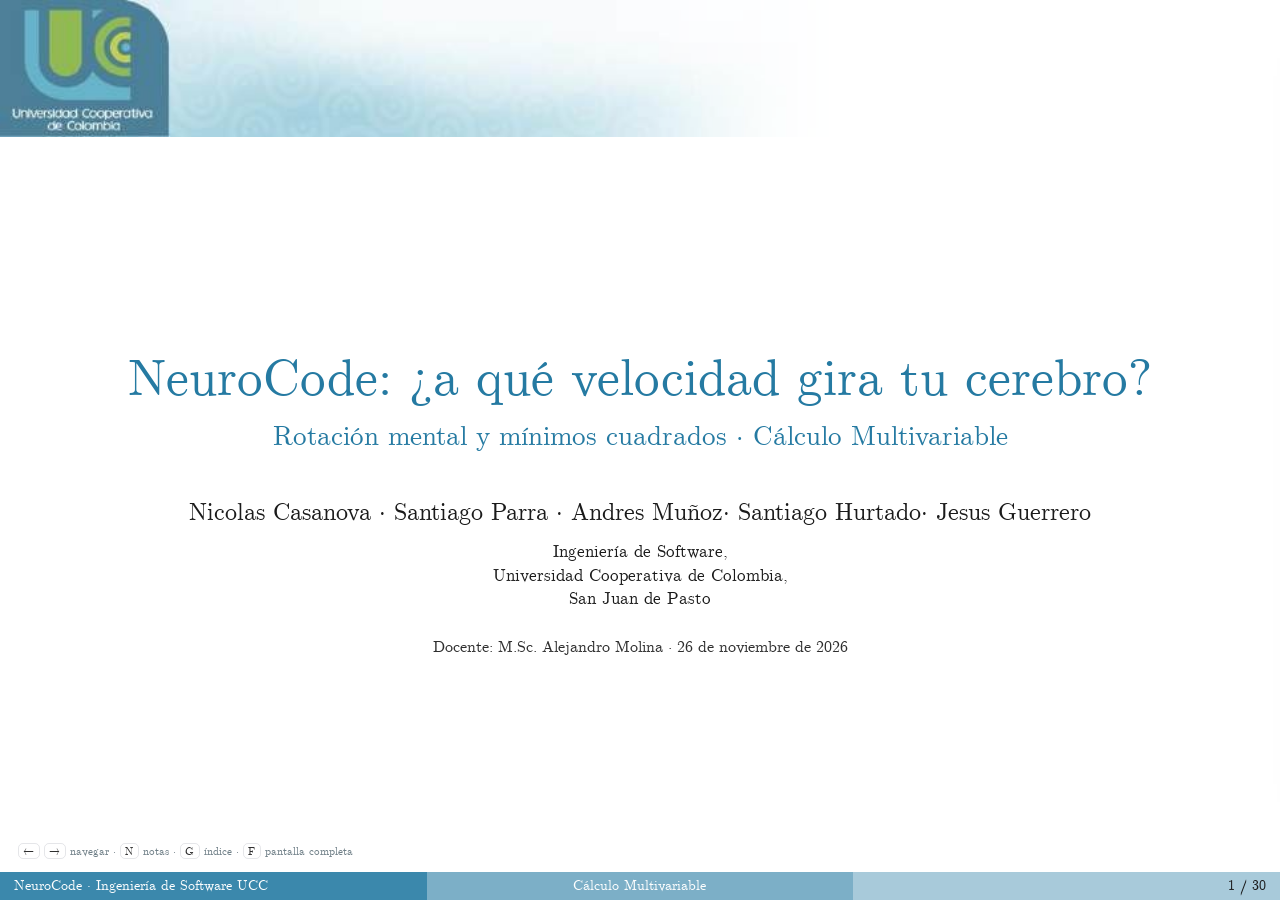
<file: presentacion/neurocode.html>
<!doctype html>
<html lang="es">
<head>
<meta charset="utf-8">
<meta name="viewport" content="width=device-width, initial-scale=1">
<title>NeuroCode · Sustentación</title>
<meta name="description" content="NeuroCode: rotación mental y mínimos cuadrados con Cálculo Multivariable. Proyecto final, UCC Pasto, 2026.">
<link rel="stylesheet" href="assets/fonts/fonts.css">
<link rel="stylesheet" href="assets/deck.css">
<link rel="stylesheet" href="assets/tema-ucc.css">
<link rel="stylesheet" href="assets/extra.css">
</head>
<body>

<!-- Atmósfera de laboratorio (decorativa) -->
<div class="atmos" aria-hidden="true">
  <div class="glow g1"></div><div class="glow g2"></div><div class="glow g3"></div>
  <div class="grid"></div>
  <div class="ring"></div><div class="ring r2"></div><div class="ring r3"></div>
  <div class="dust" id="dust"></div>
  <div class="grain"></div>
</div>
<div class="progress" id="progress"></div>

<main class="deck" id="deck">

<!-- ========================= 01 · PORTADA ========================= -->
<section class="slide titlepage" data-title="NeuroCode" data-sec="Portada" data-who="Integrante 1">
  <img class="banner" src="assets/ucc_banner.jpg" alt="Universidad Cooperativa de Colombia">
  <div class="tp">
    <h1 class="r d1">NeuroCode: ¿a qué velocidad gira tu cerebro?</h1>
    <p class="tp-sub r d2">Rotación mental y mínimos cuadrados · Cálculo Multivariable</p>
    <p class="tp-auth r d3">Nicolas Casanova · Santiago Parra · Andres Muñoz· Santiago Hurtado· Jesus Guerrero </p>
    <p class="tp-inst r d4">Ingeniería de Software,<br>Universidad Cooperativa de Colombia,<br>San Juan de Pasto</p>
    <p class="tp-date r d5">Docente: M.Sc. Alejandro Molina · 26 de noviembre de 2026</p>
  </div>
  <template class="notes">Medimos cuánto tarda el cerebro en girar una letra R en la mente y buscamos la recta que mejor lo describe. La herramienta es cálculo de varias variables: parciales, gradiente y Hessiano. Todo con datos reales, inspirado en Shepard y Metzler (1971).</template>
</section>

<!-- ========================= 02 · EXPERIMENTO ========================= -->
<section class="slide" data-title="Un experimento real" data-sec="Problema y datos" data-who="Integrante 1">
  <div class="win">
    <div class="bar"><button class="back" data-prev aria-label="Anterior">‹</button><span class="wt">El experimento · Shepard y Metzler, 1971</span><span class="num">02</span></div>
    <div class="body">
      <div class="split">
        <div class="stack">
          <div class="head r d1"><span class="eyebrow">Rotación mental</span><h2>¿La R está <em>normal</em> o en <em>espejo</em>?</h2></div>
          <p class="lede r d2">La R aparece girada. Para responder, el cerebro la <b>rota mentalmente</b>. Guardamos solo los aciertos.</p>
          <div class="kpis r d3">
            <div class="kpi glass"><span class="n">17</span><span class="t">personas</span></div>
            <div class="kpi glass"><span class="n holo">7</span><span class="t">ángulos · 0° a 180°</span></div>
            <div class="kpi glass"><span class="n amber">595</span><span class="t">ensayos · 5 × 7 × 17</span></div>
          </div>
          <div class="row r d4"><span class="chip"><b class="mono">x</b>&nbsp;ángulo de la R (°)</span><span class="chip"><b class="mono">y</b>&nbsp;tiempo de respuesta (ms)</span></div>
        </div>
        <figure class="screen r d3" style="margin:0;height:auto;aspect-ratio:2380/720" data-zoom><img src="../blender/renders/R_lamina_7x2.png" alt="La letra R girada de 0 a 180 grados, normal y en espejo"><span class="zoom">ampliar</span></figure>
      </div>
    </div>
  </div>
  <template class="notes">Cada participante vio una R girada 0, 30, 60, 90, 120, 150 o 180 grados y respondió si era normal (tecla F) o espejo (tecla J). Solo aciertos: 5 por ángulo, 35 por persona, 17 personas, 595 ensayos. Diseño balanceado: 85 ensayos por ángulo.
Las R son renders 3D hechos en Blender con la misma fuente y el mismo giro de la app.</template>
</section>

<!-- ========================= 02b · CÓMO MEDIMOS ========================= -->
<section class="slide" data-title="Cómo medimos el tiempo" data-sec="Problema y datos" data-who="Integrante 1">
  <div class="win">
    <div class="bar"><button class="back" data-prev aria-label="Anterior">‹</button><span class="wt">app/index.html · protocolo de un ensayo</span><span class="num">—</span></div>
    <div class="body">
      <div class="head r d1"><span class="eyebrow">Recolección de datos</span><h2>Así se mide <em>un</em> ensayo</h2></div>
      <div class="flow r d2">
        <div class="st glass"><b>Fijación</b><span>una cruz durante 500 ms</span></div>
        <div class="st glass"><b>Aparece la R</b><span>girada θ ∈ {0°, 30°, …, 180°}, normal o en espejo</span></div>
        <div class="st glass key"><b>t₀ = performance.now()</b><span>justo cuando la R ya está pintada</span></div>
        <div class="st glass"><b>Tecla F o J</b><span>F = normal · J = espejo</span></div>
        <div class="st glass key"><b>y = ahora − t₀</b><span>tiempo de respuesta en ms</span></div>
        <div class="st glass"><b>Filtro</b><span>&lt; 150 ms anticipación · &gt; 7 s sin respuesta · error</span></div>
        <div class="st glass"><b>Se repite</b><span>el ensayo inválido vuelve a la cola al azar</span></div>
        <div class="st glass"><b>CSV</b><span>participante, ángulo, espejo, tiempo_ms…</span></div>
      </div>
      <p class="cap r d3">Cada persona termina con <b>5 aciertos por ángulo</b>: 5 × 7 = 35 filas. Por eso el diseño queda <b>balanceado</b> (85 ensayos por ángulo).</p>
    </div>
  </div>
  <template class="notes">Explicar la app con calma, porque de aquí salen todos los números. Cada ensayo: cruz de fijación de medio segundo, aparece la R girada. El cronómetro arranca con performance.now() cuando la R ya está dibujada (se usan dos requestAnimationFrame para asegurarlo). La persona presiona F si la R es normal y J si está en espejo.
Solo guardamos aciertos. Si responde en menos de 150 ms es anticipación; si tarda más de 7 s no cuenta; si se equivoca tampoco. En esos casos el ensayo se vuelve a meter en la cola en una posición aleatoria, así todos terminan con exactamente 5 aciertos por ángulo.
Ese balance (85 por ángulo) es lo que después permite hacer todo el cálculo con solo 7 medias.</template>
</section>

<!-- ========================= 03 · TENDENCIA ========================= -->
<section class="slide" data-title="El tiempo sube con el ángulo" data-sec="Problema y datos" data-who="Integrante 1">
  <div class="win">
    <div class="bar"><button class="back" data-prev aria-label="Anterior">‹</button><span class="wt">Exploración de los datos</span><span class="num">03</span></div>
    <div class="body">
      <div class="head center r d1"><h2>El tiempo <em>sube</em> con el ángulo</h2></div>
      <div class="media r d2"><figure class="screen" style="margin:0" data-zoom><img src="../blender/renders/v2/recta_datos.png" alt="Los 595 ensayos con un color por participante, las medias por ángulo y la recta ajustada"><span class="zoom">ampliar</span></figure></div>
      <p class="cap r d3">Media <b>718.7 ms</b> a 0° → <b>1169.1 ms</b> a 180°. &nbsp;¿Cuál es la <span class="amber">mejor recta</span>?</p>
    </div>
  </div>
  <template class="notes">Cada color es una persona (P01 a P17), con mucha dispersión entre ellas. Las esferas negras son las siete medias por ángulo, con su valor en milisegundos, y sí siguen una recta casi perfecta. La pregunta es qué recta y = ax + b es la mejor.</template>
</section>

<!-- ========================= 04 · PUENTE (LABORATORIO) ========================= -->
<section class="slide" data-title="Un punto (a, b) es una recta" data-sec="Problema y datos" data-who="Integrante 1">
  <div class="win">
    <div class="bar"><button class="back" data-prev aria-label="Anterior">‹</button><span class="wt">Laboratorio en vivo · arrastra el punto</span><span class="num">04</span></div>
    <div class="body">
      <div class="row r d1" style="justify-content:space-between;align-items:flex-end">
        <div class="head"><span class="eyebrow">La idea central</span><h2>Un punto <em>(a, b)</em> es una recta</h2></div>
        <div class="readout">
          <div class="glass"><span class="k">pendiente a</span><span class="v" id="labA">2.747</span></div>
          <div class="glass"><span class="k">intercepto b</span><span class="v" id="labB">683.1</span></div>
          <div class="glass"><span class="k">error S(a, b)</span><span class="v amber" id="labS">1.5616×10<sup>8</sup></span></div>
          <div class="glass"><span class="k">sobre el mínimo</span><span class="v" id="labP">+0.00 %</span></div>
        </div>
      </div>
      <div class="lab r d2">
        <div class="pane glass">
          <div class="lbl"><span>mapa de S(a, b)</span><span>a ↔ · b ↕</span></div>
          <canvas id="labMap" aria-label="Mapa de error S(a,b); arrastre para elegir a y b"></canvas>
        </div>
        <div class="pane glass">
          <div class="lbl"><span>la recta y = a·x + b sobre las 7 medias</span><span>— residuos</span></div>
          <svg id="labPlot" viewBox="0 0 640 400" preserveAspectRatio="xMidYMid meet" aria-label="Recta sobre las medias por ángulo"></svg>
        </div>
      </div>
      <div class="row center r d3">
        <button class="btn hot" data-go="opt">Ir al óptimo</button>
        <button class="btn" data-go="c1">Candidata 1</button>
        <button class="btn" data-go="c2">Candidata 2</button>
        <button class="btn" data-go="c3">Candidata 3</button>
        <span class="chip">S exacto de los 595 ensayos</span>
      </div>
    </div>
  </div>
  <template class="notes">Esta es la idea central. A la izquierda el plano de parámetros: cada punto (a, b) es un candidato. A la derecha, ese mismo punto dibujado como recta sobre los datos. Arrastren el punto: cerca del fondo del valle la recta se pega a las medias; lejos, se despega. La altura de S es el error de esa recta.
El S que se muestra es el de los 595 ensayos, exacto: S = 155 637 440 + 85·Σ(ȳ − a·x − b)² (la descomposición ortogonal, en «El error en dos piezas»). Las candidatas son las mismas de la figura 08.</template>
</section>

<!-- ========================= 05 · S(a,b) ========================= -->
<section class="slide" data-title="Medimos el error: S(a, b)" data-sec="Problema y datos" data-who="Integrante 1">
  <div class="win">
    <div class="bar"><button class="back" data-prev aria-label="Anterior">‹</button><span class="wt">Función de dos variables</span><span class="num">05</span></div>
    <div class="body">
      <div class="split">
        <div class="stack">
          <div class="head r d1"><span class="eyebrow">El error total</span><h2>Medimos el error de <em>cada</em> recta</h2></div>
          <div class="formula glass r d2"><span class="math">S(<span class="p">a</span>, <span class="p">b</span>) = <span class="sum"><small>595</small><b>Σ</b><small><i>i</i>=1</small></span>(<i>y<sub>i</sub></i> − <span class="p">a</span><i>x<sub>i</sub></i> − <span class="p">b</span>)<sup>2</sup></span></div>
          <div class="cards r d3">
            <div class="card glass"><span class="tag">01</span><p><b>No se cancelan</b> los errores + y −</p></div>
            <div class="card glass"><span class="tag">02</span><p><b>Castiga</b> los errores grandes</p></div>
            <div class="card glass"><span class="tag">03</span><p>Es <b>derivable</b>: podemos buscar el mínimo</p></div>
          </div>
        </div>
        <figure class="screen r d3" style="margin:0" data-zoom><img src="../figuras/02_rectas_B.png" alt="Recta óptima y tres rectas candidatas con su error"><span class="zoom">ampliar</span></figure>
      </div>
    </div>
  </div>
  <template class="notes">Cada recta tiene un error total S. El cuadrado evita que errores positivos y negativos se cancelen, castiga los errores grandes y permite derivar. Las rectas punteadas tienen S mayor que la óptima, con el porcentaje en la leyenda.</template>
</section>

<!-- ========================= 06 · ∇S = 0 ========================= -->
<section class="slide" data-title="Mínimo ⇒ ∇S = 0" data-sec="Gradiente y Hessiano" data-who="Integrante 2">
  <div class="win">
    <div class="bar"><button class="back" data-prev aria-label="Anterior">‹</button><span class="wt">Derivadas parciales · regla de la cadena</span><span class="num">06</span></div>
    <div class="body" style="justify-content:center">
      <div class="head center r d1"><span class="eyebrow">Condición de primer orden</span><h2>En el fondo del valle, <em>∇S = 0</em></h2></div>
      <div class="row center r d2" style="gap:clamp(1rem,3vw,3rem)">
        <div class="formula glass"><span class="math"><span class="frac"><span>∂S</span><span>∂<span class="p">a</span></span></span> = −2<span class="sum"><b>Σ</b></span><i>x<sub>i</sub></i>(<i>y<sub>i</sub></i> − <span class="p">a</span><i>x<sub>i</sub></i> − <span class="p">b</span>)</span></div>
        <div class="formula glass"><span class="math"><span class="frac"><span>∂S</span><span>∂<span class="p">b</span></span></span> = −2<span class="sum"><b>Σ</b></span>(<i>y<sub>i</sub></i> − <span class="p">a</span><i>x<sub>i</sub></i> − <span class="p">b</span>)</span></div>
      </div>
      <div class="row center r d3" style="gap:clamp(1rem,2.4vw,2.4rem)">
        <span class="math sm muted">∇S = 0 &nbsp;⇒</span>
        <div class="formula glass" style="border-color:rgba(180,87,31,.35)"><span class="math sm"><span class="sys"><span><span class="p">a</span>Σ<i>x</i><sup>2</sup> + <span class="p">b</span>Σ<i>x</i> = Σ<i>xy</i></span><span><span class="p">a</span>Σ<i>x</i> + <span class="p">b</span>&thinsp;<i>n</i> = Σ<i>y</i></span></span></span></div>
        <span class="chip hot">plano tangente horizontal</span>
      </div>
    </div>
  </div>
  <template class="notes">Regla de la cadena tratando la otra variable como constante. Igualar el gradiente a cero da el sistema normal: dos ecuaciones lineales y dos incógnitas. Geométricamente, el plano tangente a z = S(a, b) es horizontal: no se puede bajar más.</template>
</section>

<!-- ========================= 07 · RESULTADO ========================= -->
<section class="slide" data-title="Qué significan a* y b*" data-sec="Gradiente y Hessiano" data-who="Integrante 2">
  <div class="win">
    <div class="bar"><button class="back" data-prev aria-label="Anterior">‹</button><span class="wt">Solución del sistema 2 × 2</span><span class="num">07</span></div>
    <div class="body" style="justify-content:center">
      <div class="head r d1"><span class="eyebrow">Resultado</span><h2>Cada grado cuesta <em>2.75 ms</em></h2></div>
      <div class="kpis r d2">
        <div class="kpi glass"><span class="n amber">2.7467</span><span class="t"><b class="mono">a*</b> · ms por grado — el costo de rotar</span></div>
        <div class="kpi glass"><span class="n">683.12</span><span class="t"><b class="mono">b*</b> · ms a 0° — ver, decidir y presionar</span></div>
        <div class="kpi glass"><span class="n holo">364</span><span class="t"><b class="mono">1000 / a*</b> · grados por segundo</span></div>
      </div>
      <div class="split even r d3" style="align-items:stretch;flex:0 1 auto">
        <div class="formula glass" style="display:flex;flex-direction:column;justify-content:center;gap:.6em">
          <span class="math sm"><i>a</i>* = <span class="frac"><span><i>n</i>Σ<i>xy</i> − Σ<i>x</i>Σ<i>y</i></span><span><i>n</i>Σ<i>x</i><sup>2</sup> − (Σ<i>x</i>)<sup>2</sup></span></span> = <span class="frac"><span>3 500 688 450</span><span>1 274 490 000</span></span></span>
          <span class="mono muted" style="font-size:var(--small-size)">n = 595 · Σx = 53 550 · Σx<sup>2</sup> = 6 961 500<br>Σy = 553 544.9 · Σxy = 55 702 551</span>
        </div>
        <div class="glass" style="padding:clamp(.8rem,1.4vw,1.4rem);display:grid;grid-template-columns:auto 1fr;gap:clamp(.8rem,1.6vw,1.6rem);align-items:center">
          <div style="width:clamp(70px,8vw,130px);aspect-ratio:1;display:grid;place-items:center"><img id="rotR" src="../blender/renders/R/R_normal_000.png" alt="R girada" style="width:100%;transition:transform .15s"></div>
          <div>
            <label class="mono muted" for="rotTheta" style="font-size:var(--small-size)">gira la R · θ = <b id="rotT" class="holo">90°</b></label>
            <input type="range" id="rotTheta" min="0" max="180" step="1" value="90">
            <div class="mono" style="font-size:clamp(.95rem,1.4vw,1.45rem)">ŷ = 683.12 + 2.7467·θ = <b class="amber" id="rotY">930.3 ms</b></div>
            <div class="mono muted" style="font-size:var(--small-size)" id="rotM">media medida a 90°: 954.6 ms</div>
          </div>
        </div>
      </div>
    </div>
  </div>
  <template class="notes">a* es el costo de rotar un grado: 2.75 milisegundos. Su inverso es la velocidad angular: unos 364 grados por segundo. b* es el tiempo base sin rotación, 683 milisegundos: percibir, decidir y responder.
Muevan el control: la R gira y el modelo predice el tiempo; en los múltiplos de 30° se compara con la media medida.</template>
</section>

<!-- ========================= 08 · HESSIANO ========================= -->
<section class="slide" data-title="El Hessiano confirma el mínimo" data-sec="Gradiente y Hessiano" data-who="Integrante 2">
  <div class="win">
    <div class="bar"><button class="back" data-prev aria-label="Anterior">‹</button><span class="wt">Criterio de la segunda derivada</span><span class="num">08</span></div>
    <div class="body" style="justify-content:center">
      <div class="head center r d1"><span class="eyebrow">Segundo orden</span><h2>El Hessiano dice: <em>mínimo global</em></h2></div>
      <div class="formula glass r d2" style="align-self:center"><span class="math"><i>H</i> = <span class="mat"><span>2Σ<i>x</i><sup>2</sup></span><span>2Σ<i>x</i></span><span>2Σ<i>x</i></span><span>2<i>n</i></span></span> = <span class="mat"><span>13 923 000</span><span>107 100</span><span>107 100</span><span>1 190</span></span></span></div>
      <div class="cards r d3">
        <div class="card glass"><span class="tag">det H &gt; 0</span><span class="big">5.098 × 10<sup>9</sup></span></div>
        <div class="card glass"><span class="tag">S<sub>aa</sub> &gt; 0</span><span class="big">1.392 × 10<sup>7</sup></span></div>
        <div class="card glass"><span class="tag">valores propios &gt; 0</span><span class="big">366.1 · 1.39 × 10<sup>7</sup></span></div>
        <div class="card glass hot"><span class="tag">H es constante</span><p><b>Paraboloide convexo:</b> un único mínimo, y es global.</p></div>
      </div>
    </div>
  </div>
  <template class="notes">El determinante y S_aa positivos, y los dos valores propios positivos, confirman mínimo. Como H no depende de a ni de b, el mínimo es global: no puede haber máximo ni punto de silla. La curvatura es muy distinta en cada dirección: el cociente de valores propios es unas 38 mil veces.</template>
</section>

<!-- ========================= 09 · EL VALLE (BLENDER) ========================= -->
<section class="slide" data-title="Un valle con un solo fondo" data-sec="Geometría 3D" data-who="Integrante 3">
  <div class="win">
    <div class="bar"><button class="back" data-prev aria-label="Anterior">‹</button><span class="wt">Superficie z = S(a, b) · render en Blender</span><span class="num">09</span></div>
    <div class="body">
      <div class="row r d1" style="justify-content:space-between;align-items:flex-end">
        <div class="head"><span class="eyebrow">Interpretación geométrica</span><h2>Un valle con <em>un solo fondo</em></h2></div>
        <div class="tabs" role="tablist" data-tabs="valle">
          <button role="tab" aria-selected="true" data-t="0">Superficie 3D</button>
          <button role="tab" aria-selected="false" data-t="1">Descenso por −∇S</button>
          <button role="tab" aria-selected="false" data-t="2">Curvas de nivel</button>
          <button role="tab" aria-selected="false" data-t="3">Figura 2D</button>
        </div>
      </div>
      <div class="tabpanes r d2" data-panes="valle">
        <figure class="screen on" style="margin:0" data-zoom><img src="../blender/renders/v2/S_superficie_malla.png" alt="Paraboloide S(a,b) con mínimo y plano tangente"><span class="zoom">ampliar</span></figure>
        <figure class="screen" style="margin:0" data-zoom><video src="../blender/renders/paraboloide/S_descenso_gradiente_0001-0240.mp4" muted loop playsinline preload="metadata" poster="../blender/renders/paraboloide/S_descenso_final.png"></video><span class="zoom">ampliar</span></figure>
        <figure class="screen" style="margin:0" data-zoom><img src="../blender/renders/v2/S_nivel_gradiente.png" alt="Curvas de nivel con campo menos gradiente"><span class="zoom">ampliar</span></figure>
        <figure class="screen" style="margin:0" data-zoom><img src="../figuras/03_superficie.png" alt="Superficie S en matplotlib"><span class="zoom">ampliar</span></figure>
      </div>
      <p class="cap r d3">En el mínimo el plano tangente es <b class="amber">horizontal</b>. La bolita sigue <b>−∇S</b>: perpendicular a las elipses, siempre hacia el fondo.</p>
    </div>
  </div>
  <template class="notes">La superficie con el mínimo marcado y el plano tangente horizontal en (a*, b*). Como S es convexa, el plano queda por debajo de la superficie salvo en el mínimo.
Pestaña 2: la bolita sigue la curva de máximo descenso −∇S (integrada numéricamente). El camino gira casi 90°: primero baja rápido y luego avanza lento por el valle alargado; eso es el Hessiano mal condicionado. La flecha mide |∇S| y llega a cero en el mínimo.
Pestaña 3: curvas de nivel con el campo −∇S, perpendicular a las elipses.</template>
</section>

<!-- ========================= 10 · ELIPSES INCLINADAS ========================= -->
<section class="slide" data-title="¿Por qué las elipses se inclinan?" data-sec="Geometría 3D" data-who="Integrante 3">
  <div class="win">
    <div class="bar"><button class="back" data-prev aria-label="Anterior">‹</button><span class="wt">Término cruzado del Hessiano</span><span class="num">10</span></div>
    <div class="body">
      <div class="split">
        <div class="stack">
          <div class="head r d1"><span class="eyebrow">Curvas de nivel</span><h2>¿Por qué las elipses se <em>inclinan</em>?</h2></div>
          <div class="formula glass r d2" style="text-align:left"><span class="math sm"><span class="frac"><span>∂<sup>2</sup>S</span><span>∂<i>a</i>∂<i>b</i></span></span> = 2Σ<i>x</i> = <b class="amber">107 100 ≠ 0</b></span></div>
          <p class="lede r d3"><b>a</b> y <b>b</b> están acoplados: subir la pendiente obliga a bajar el intercepto.</p>
          <div class="formula glass r d4" style="text-align:left"><span class="math sm"><i>x</i> − 90° &nbsp;⇒&nbsp; Σ(<i>x</i> − 90) = 0 &nbsp;⇒&nbsp; S<sub><i>ab</i></sub> = <b class="good">0</b></span></div>
          <p class="lede r d5">Al centrar, las elipses se <b>enderezan</b>. Mismo <span class="mono">a*</span>; el intercepto pasa a ser <span class="mono">ȳ = 930.33 ms</span>.</p>
        </div>
        <div class="stack" style="height:100%">
          <div class="tabs r d2" role="tablist" data-tabs="elip">
            <button role="tab" aria-selected="true" data-t="0">Animación 3D</button>
            <button role="tab" aria-selected="false" data-t="1">Antes / después</button>
          </div>
          <div class="tabpanes r d3" data-panes="elip">
            <figure class="screen on" style="margin:0" data-zoom><video src="../blender/renders/elipses/elipses_centrado_0001-0144.mp4" muted loop playsinline preload="metadata" poster="../blender/renders/elipses/elipses_inclinadas_x_grados.png"></video><span class="zoom">ampliar</span></figure>
            <figure class="screen" style="margin:0" data-zoom><img src="../figuras/11_elipses_centradas.png" alt="Elipses inclinadas y centradas"><span class="zoom">ampliar</span></figure>
          </div>
        </div>
      </div>
    </div>
  </div>
  <template class="notes">El término cruzado es 2 por la suma de x, positivo; por eso las elipses se inclinan: a y b están correlacionados. Si centramos x restando 90, que es el promedio de los ángulos, la suma de x centrado es cero, el término cruzado desaparece y las elipses quedan alineadas con los ejes. El mínimo no cambia: el nuevo intercepto es la media de y, 930 ms, el tiempo a 90 grados.
La animación es exacta: centrar con x − 90t es un cizallamiento del plano (a, b), así que cada cuadro intermedio es un problema real de mínimos cuadrados.</template>
</section>

<!-- ========================= 11 · TRAZAS ========================= -->
<section class="slide" data-title="Cada corte es una parábola" data-sec="Geometría 3D" data-who="Integrante 3">
  <div class="win">
    <div class="bar"><button class="back" data-prev aria-label="Anterior">‹</button><span class="wt">Trazas y secciones transversales</span><span class="num">11</span></div>
    <div class="body">
      <div class="head center r d1"><h2>Cada corte por el óptimo es una <em>parábola</em></h2></div>
      <div class="media r d2"><figure class="screen" style="margin:0" data-zoom><img src="../figuras/04_trazas.png" alt="Trazas S(a, b*) y S(a*, b)"><span class="zoom">ampliar</span></figure></div>
      <p class="cap r d3">Fija <b>b = b*</b> y mueve <b>a</b> (o al revés): una parábola con vértice en el óptimo.</p>
    </div>
  </div>
  <template class="notes">Fijar b en b* y mover a da una parábola con vértice en a*; lo mismo con b. Las secciones con otro valor fijo son parábolas paralelas más altas. Visualmente, el fondo es único.</template>
</section>

<!-- ========================= 12 · CÓDIGO ========================= -->
<section class="slide" data-title="El código replica el cálculo" data-sec="Algoritmo y validación" data-who="Integrante 3">
  <div class="win">
    <div class="bar"><button class="back" data-prev aria-label="Anterior">‹</button><span class="wt">codigo/ajuste.py · diagrama de flujo</span><span class="num">12</span></div>
    <div class="body" style="justify-content:center">
      <div class="head r d1"><span class="eyebrow">Programación y lógica</span><h2>El código <em>replica</em> el cálculo a mano</h2></div>
      <div class="flow r d2">
        <div class="st glass"><b>Cargar 17 CSV</b><span>595 ensayos</span></div>
        <div class="st glass"><b>Sumatorias</b><span>n, Σx, Σy, Σx<sup>2</sup>, Σxy</span></div>
        <div class="st glass key"><b>a*, b*</b><span>sistema normal 2 × 2</span></div>
        <div class="st glass"><b>S mínimo</b><span>error de la recta óptima</span></div>
        <div class="st glass"><b>Hessiano</b><span>H, det H, valores propios</span></div>
        <div class="st glass key"><b>¿det H &gt; 0 y S<sub>aa</sub> &gt; 0?</b><span>sí ⇒ mínimo</span></div>
        <div class="st glass"><b>Residuos</b><span>RMSE, R<sup>2</sup></span></div>
        <div class="st glass"><b>Verificar</b><span>NumPy / SciPy</span></div>
      </div>
      <div class="row center r d3"><span class="chip hot">Algoritmo propio</span><span class="chip">sin regresión de librería · NumPy y SciPy solo verifican</span></div>
    </div>
  </div>
  <template class="notes">Diagrama de codigo/ajuste.py: cada caja es un paso del desarrollo manual. Primero las sumatorias, luego a* y b*, el error mínimo, el Hessiano y el criterio de segunda derivada, los residuos y la comparación con NumPy y SciPy. El pseudocódigo está en codigo/pseudocodigo.md.</template>
</section>

<!-- ========================= 12b · DIAGRAMA DE FLUJO ========================= -->
<section class="slide" data-title="Diagrama de flujo" data-sec="Algoritmo y validación" data-who="Integrante 3">
  <div class="win">
    <div class="bar"><button class="back" data-prev aria-label="Anterior">‹</button><span class="wt">Diagrama de flujo de codigo/ajuste.py</span><span class="num">—</span></div>
    <div class="body">
      <div class="head r d1"><span class="eyebrow">Programación y lógica</span><h2>Diagrama de flujo: <em>cada caja es una función</em></h2></div>
      <div class="r d2" style="flex:1;min-height:0;display:flex">
        <svg class="fc" viewBox="0 0 1600 640" preserveAspectRatio="xMidYMid meet" role="img" aria-label="Diagrama de flujo del ajuste por mínimos cuadrados">
          <defs><marker id="fcArrow" viewBox="0 0 10 10" refX="9" refY="5" markerWidth="9" markerHeight="9" orient="auto-start-reverse"><path d="M0,0 L10,5 L0,10 z" fill="#3a4a52"/></marker></defs>
          <!-- fila 1 -->
          <rect class="bx end" x="20" y="72" width="180" height="76" rx="38"/><text class="w" x="110" y="110">Inicio</text>
          <polygon class="bx io" points="285,68 525,68 495,152 255,152"/><text x="390" y="98">Leer 17 CSV</text><text class="s" x="390" y="128">load() · n = 595</text>
          <rect class="bx" x="570" y="68" width="250" height="84" rx="4"/><text x="695" y="98">Sumatorias</text><text class="s" x="695" y="128">n, Σx, Σy, Σx², Σxy</text>
          <rect class="bx key" x="880" y="68" width="250" height="84" rx="4"/><text x="1005" y="98">D₀, a*, b*</text><text class="s" x="1005" y="128">fit()</text>
          <rect class="bx" x="1190" y="68" width="250" height="84" rx="4"/><text x="1315" y="98">S mín y ∇S</text><text class="s" x="1315" y="128">S(), grad_S()</text>
          <path class="ar" d="M200 110 H262"/><path class="ar" d="M512 110 H568"/><path class="ar" d="M820 110 H878"/><path class="ar" d="M1130 110 H1188"/>
          <path class="ar" d="M1315 152 V286"/>
          <!-- fila 2 (derecha a izquierda) -->
          <rect class="bx" x="1190" y="288" width="250" height="84" rx="4"/><text x="1315" y="318">Hessiano H</text><text class="s" x="1315" y="348">hessian(), det, eigvalsh</text>
          <polygon class="bx key" points="1005,256 1145,330 1005,404 865,330"/><text x="1005" y="318">¿det H &gt; 0</text><text x="1005" y="346">y S<tspan dy="6" font-size="15">aa</tspan><tspan dy="-6"> &gt; 0?</tspan></text>
          <rect class="bx ok" x="570" y="288" width="250" height="84" rx="4"/><text x="695" y="318">Mínimo global</text><text class="s" x="695" y="348">paraboloide convexo</text>
          <rect class="bx" x="265" y="288" width="250" height="84" rx="4"/><text x="390" y="318">Residuos</text><text class="s" x="390" y="348">metrics(): RMSE, R²</text>
          <path class="ar" d="M1190 330 H1147"/><path class="ar" d="M865 330 H822"/><text class="lab" x="843" y="310">sí</text>
          <path class="ar" d="M570 330 H517"/>
          <path class="ar" d="M390 372 V496"/>
          <!-- fila 3 -->
          <rect class="bx" x="265" y="498" width="250" height="84" rx="4"/><text x="390" y="528">Verificar</text><text class="s" x="390" y="558">polyfit, linregress</text>
          <rect class="bx" x="570" y="498" width="250" height="84" rx="4"/><text x="695" y="528">Figuras y laboratorio</text><text class="s" x="695" y="558">PNG 01–12 · HTML 3D</text>
          <rect class="bx end" x="880" y="502" width="180" height="76" rx="38"/><text class="w" x="970" y="540">Fin</text>
          <path class="ar" d="M515 540 H568"/><path class="ar" d="M820 540 H878"/>
          <!-- rama no -->
          <path class="ar no" d="M1005 404 V450 H1315 V496"/><text class="lab no" x="1030" y="432">no</text>
          <rect class="bx key" x="1190" y="498" width="250" height="84" rx="4"/><text x="1315" y="528">Revisar datos</text><text class="s" x="1315" y="558">¿todos los x iguales?</text>
        </svg>
      </div>
    </div>
  </div>
  <template class="notes">Leer el diagrama en forma de S. Inicio; leemos los 17 CSV con la función load(); calculamos las cinco sumas; con ellas, fit() calcula D₀, a* y b*; evaluamos el error mínimo y comprobamos que el gradiente sea cero.
Bajamos al Hessiano: la función hessian() arma la matriz y NumPy da el determinante y los valores propios. Decisión: si det H es positivo y S_aa es positivo, es mínimo global. Con nuestros datos siempre se cumple, porque hay ángulos distintos. La rama "no" solo pasaría si todos los x fueran iguales.
Al final calculamos residuos, RMSE y R² con metrics(), verificamos contra NumPy y SciPy, y generamos las figuras y el laboratorio.
Aclaración honesta si preguntan: en el código el criterio se imprime y se revisa en resultados.txt; no hay un if que detenga el programa.</template>
</section>

<!-- ========================= 12c · PSEUDOCÓDIGO ========================= -->
<section class="slide" data-title="Pseudocódigo" data-sec="Algoritmo y validación" data-who="Integrante 3">
  <div class="win">
    <div class="bar"><button class="back" data-prev aria-label="Anterior">‹</button><span class="wt">codigo/pseudocodigo.md</span><span class="num">—</span></div>
    <div class="body">
      <div class="head r d1"><span class="eyebrow">Programación y lógica</span><h2>El algoritmo en <em>pseudocódigo</em></h2></div>
      <div class="two wide-l r d2" style="flex:1;min-height:0">
        <div class="codewrap"><span class="code-title">AjusteMinimosCuadrados</span>
<pre class="code"><span class="l"><span class="kw">ENTRADA</span>: archivos CSV con pares (x<sub>i</sub>, y<sub>i</sub>)</span><span class="l"><span class="kw">SALIDA</span>:  a*, b*, S_min, H, RMSE, R²</span><span class="l"></span><span class="l hl">n ← 0;  Sx ← 0;  Sy ← 0;  Sxx ← 0;  Sxy ← 0</span><span class="l"><span class="kw">PARA</span> i ← 1 <span class="kw">HASTA</span> n <span class="kw">HACER</span></span><span class="l">    Sx ← Sx + x<sub>i</sub>;      Sy  ← Sy  + y<sub>i</sub></span><span class="l">    Sxx ← Sxx + x<sub>i</sub>²;  Sxy ← Sxy + x<sub>i</sub>·y<sub>i</sub></span><span class="l"><span class="kw">FIN PARA</span></span><span class="l hl">D0 ← n·Sxx − Sx²</span><span class="l"><span class="kw">SI</span> D0 = 0 <span class="kw">ENTONCES</span> <span class="kw">ERROR</span> <span class="st">"x constantes"</span></span><span class="l hl">a* ← (n·Sxy − Sx·Sy) / D0</span><span class="l hl">b* ← (Sy − a*·Sx) / n</span><span class="l">S_min ← Σ (y<sub>i</sub> − a*·x<sub>i</sub> − b*)²</span><span class="l">H ← [[2·Sxx, 2·Sx], [2·Sx, 2·n]]</span><span class="l"><span class="kw">SI</span> det(H) &gt; 0 <span class="kw">Y</span> H[1,1] &gt; 0 <span class="kw">ENTONCES</span></span><span class="l">    <span class="kw">ESCRIBIR</span> <span class="st">"mínimo global"</span></span><span class="l"><span class="kw">FIN SI</span></span><span class="l">RMSE ← √(S_min / n);   R² ← 1 − S_min / SST</span></pre>
        </div>
        <div class="stack">
          <div class="card glass"><span class="tag">Un solo recorrido</span><p>Las cinco sumas se acumulan en <b>una pasada</b> por los datos.</p></div>
          <div class="card glass"><span class="tag">Complejidad</span><span class="big">O(n)</span><p>tiempo lineal; memoria O(1) además de los datos</p></div>
          <div class="card glass hot"><span class="tag">Sin iteraciones</span><p>No hay que “buscar” el mínimo: la fórmula cerrada lo da <b>exacto</b> en un paso.</p></div>
        </div>
      </div>
    </div>
  </div>
  <template class="notes">El pseudocódigo es el mismo desarrollo matemático escrito como pasos. Las líneas resaltadas son las del cálculo a mano: inicializar las sumas, D₀, a* y b*.
Tres ideas para decir: primero, basta un solo recorrido por los datos para acumular las cinco sumas; segundo, eso hace que el algoritmo sea O(n), lineal en el número de ensayos; tercero, no hay iteraciones ni aproximaciones: como resolvimos ∇S = 0 a mano, la fórmula da el mínimo exacto. El descenso por gradiente del laboratorio es otra forma de llegar al mismo punto, y lo usamos para visualizarlo.
La línea "SI D0 = 0" es una protección del pseudocódigo; en ajuste.py no hace falta porque siempre hay 7 ángulos distintos.</template>
</section>

<!-- ========================= 12d · fit() ========================= -->
<section class="slide" data-title="Código: fit()" data-sec="Algoritmo y validación" data-who="Integrante 3">
  <div class="win">
    <div class="bar"><button class="back" data-prev aria-label="Anterior">‹</button><span class="wt">codigo/ajuste.py · líneas 77–84</span><span class="num">—</span></div>
    <div class="body">
      <div class="head r d1"><span class="eyebrow">Relación código ↔ modelo</span><h2>Cada línea de <em>fit()</em> es una fórmula</h2></div>
      <div class="two r d2" style="align-items:center">
        <div class="codewrap"><span class="code-title">ajuste.py</span>
<pre class="code"><span class="l"><span class="kw">def</span> <span class="fn">fit</span>(x, y):</span><span class="l hl">    n = <span class="fn">len</span>(x)</span><span class="l hl">    sx, sy = x.<span class="fn">sum</span>(), y.<span class="fn">sum</span>()</span><span class="l hl">    sxx, sxy = (x * x).<span class="fn">sum</span>(), (x * y).<span class="fn">sum</span>()</span><span class="l hl">    d = n * sxx - sx**<span class="nu">2</span></span><span class="l hl">    a = (n * sxy - sx * sy) / d</span><span class="l hl">    b = (sy - a * sx) / n</span><span class="l">    <span class="kw">return</span> <span class="fn">dict</span>(n=n, sx=sx, sy=sy, sxx=sxx,</span><span class="l">                sxy=sxy, d=d, a=a, b=b)</span></pre>
        </div>
        <div class="map">
          <div><span class="ln">2</span><span class="math sm"><i>n</i> = 595 <small>número de ensayos</small></span></div>
          <div><span class="ln">3</span><span class="math sm">Σ<i>x</i>, Σ<i>y</i> <small>x e y son vectores de NumPy</small></span></div>
          <div><span class="ln">4</span><span class="math sm">Σ<i>x</i><sup>2</sup>, Σ<i>xy</i> <small>x * y multiplica elemento a elemento</small></span></div>
          <div><span class="ln">5</span><span class="math sm"><i>D</i><sub>0</sub> = <i>n</i>Σ<i>x</i><sup>2</sup> − (Σ<i>x</i>)<sup>2</sup></span></div>
          <div><span class="ln">6</span><span class="math sm"><span class="p">a</span>* = (<i>n</i>Σ<i>xy</i> − Σ<i>x</i>Σ<i>y</i>) / <i>D</i><sub>0</sub></span></div>
          <div><span class="ln">7</span><span class="math sm"><span class="p">b</span>* = (Σ<i>y</i> − <span class="p">a</span>*Σ<i>x</i>) / <i>n</i></span></div>
        </div>
      </div>
      <p class="cap r d3">No usa ninguna función de regresión: solo <b>sumas, productos y una división</b>. NumPy y SciPy aparecen después, únicamente para verificar.</p>
    </div>
  </div>
  <template class="notes">Este es el código real de la función fit(). La lectura es línea por línea contra la fórmula. Línea 2: n es la cantidad de datos. Línea 3: sumas de x y de y. Línea 4: x*x y x*y en NumPy multiplican elemento a elemento, y .sum() suma el resultado: eso es Σx² y Σxy. Línea 5: el denominador D₀. Líneas 6 y 7: a* y b*, idénticas a las fórmulas que despejamos.
Si el profe pregunta "¿qué hace sx**2?": es Σx elevado al cuadrado, (Σx)², no la suma de los cuadrados. La suma de cuadrados es sxx.
La función devuelve un diccionario con todas las sumas para poder imprimirlas y verificarlas.</template>
</section>

<!-- ========================= 12e · S, grad, H, metrics ========================= -->
<section class="slide" data-title="Código: S, ∇S, H y R²" data-sec="Algoritmo y validación" data-who="Integrante 3">
  <div class="win">
    <div class="bar"><button class="back" data-prev aria-label="Anterior">‹</button><span class="wt">codigo/ajuste.py · líneas 87–105</span><span class="num">—</span></div>
    <div class="body">
      <div class="head r d1"><span class="eyebrow">Relación código ↔ modelo</span><h2>El resto del cálculo, <em>función por función</em></h2></div>
      <div class="two r d2" style="align-items:center">
        <div class="codewrap"><span class="code-title">ajuste.py</span>
<pre class="code"><span class="l"><span class="kw">def</span> <span class="fn">S</span>(a, b, x, y):</span><span class="l hl">    <span class="kw">return</span> ((y - a * x - b) ** <span class="nu">2</span>).<span class="fn">sum</span>()</span><span class="l"></span><span class="l"><span class="kw">def</span> <span class="fn">grad_S</span>(a, b, x, y):</span><span class="l">    e = y - a * x - b</span><span class="l hl">    <span class="kw">return</span> np.array([-<span class="nu">2.0</span> * (x * e).<span class="fn">sum</span>(), -<span class="nu">2.0</span> * e.<span class="fn">sum</span>()])</span><span class="l"></span><span class="l"><span class="kw">def</span> <span class="fn">hessian</span>(x):</span><span class="l">    n = <span class="fn">len</span>(x)</span><span class="l hl">    <span class="kw">return</span> np.array([[<span class="nu">2</span> * (x * x).<span class="fn">sum</span>(), <span class="nu">2</span> * x.<span class="fn">sum</span>()],</span><span class="l hl">                     [<span class="nu">2</span> * x.<span class="fn">sum</span>(), <span class="nu">2</span> * n]], dtype=<span class="fn">float</span>)</span><span class="l"></span><span class="l"><span class="kw">def</span> <span class="fn">metrics</span>(x, y, a, b):</span><span class="l">    e = y - (a * x + b)</span><span class="l">    sse = (e**<span class="nu">2</span>).<span class="fn">sum</span>()</span><span class="l">    sst = ((y - y.<span class="fn">mean</span>()) ** <span class="nu">2</span>).<span class="fn">sum</span>()</span><span class="l hl">    <span class="kw">return</span> e, np.<span class="fn">sqrt</span>(sse / <span class="fn">len</span>(x)), <span class="nu">1</span> - sse / sst</span></pre>
        </div>
        <div class="map">
          <div><span class="ln">2</span><span class="math sm">S(<span class="p">a</span>, <span class="p">b</span>) = Σ(<i>y<sub>i</sub></i> − <span class="p">a</span><i>x<sub>i</sub></i> − <span class="p">b</span>)<sup>2</sup></span></div>
          <div><span class="ln">6</span><span class="math sm">∇S = (−2Σ<i>x<sub>i</sub>e<sub>i</sub></i>, −2Σ<i>e<sub>i</sub></i>) <small>las parciales que derivamos</small></span></div>
          <div><span class="ln">10</span><span class="math sm">H = [[2Σ<i>x</i><sup>2</sup>, 2Σ<i>x</i>], [2Σ<i>x</i>, 2<i>n</i>]] <small>no recibe a ni b: H es constante</small></span></div>
          <div><span class="ln">17</span><span class="math sm">RMSE = √(S<sub>mín</sub>/<i>n</i>), &nbsp;R<sup>2</sup> = 1 − S<sub>mín</sub>/SST</span></div>
        </div>
      </div>
      <p class="cap r d3">Detalle que lo confirma: <b>hessian(x)</b> solo recibe x. En el código también se ve que el Hessiano no depende de a ni de b.</p>
    </div>
  </div>
  <template class="notes">Cuatro funciones, cuatro fórmulas. S calcula el error total exactamente como lo definimos. grad_S calcula primero el vector de residuos e y luego las dos parciales: −2Σx·e y −2Σe. Son las mismas que derivamos con la regla de la cadena.
hessian arma la matriz 2×2 (el return está partido en dos líneas para que se lea en la diapositiva). Detalle que vale la pena señalar: la función solo recibe x, no a ni b, porque el Hessiano es constante.
metrics calcula residuos, la suma de cuadrados del error (SSE = S mín), la variación total SST, y devuelve RMSE y R².</template>
</section>

<!-- ========================= 12f · DESCENSO ========================= -->
<section class="slide" data-title="Algoritmo de descenso por gradiente" data-sec="Algoritmo y validación" data-who="Integrante 3">
  <div class="win">
    <div class="bar"><button class="back" data-prev aria-label="Anterior">‹</button><span class="wt">codigo/lab/descent.js · otra forma de llegar al mínimo</span><span class="num">—</span></div>
    <div class="body">
      <div class="head r d1"><span class="eyebrow">Método iterativo</span><h2>Bajar por <em>−∇S</em> paso a paso</h2></div>
      <div class="two wide-l r d2" style="flex:1;min-height:0;align-items:center">
        <div class="codewrap"><span class="code-title">DescensoGradiente</span>
<pre class="code"><span class="l"><span class="kw">ENTRADA</span>: punto inicial (a, b), paso η, método</span><span class="l"><span class="kw">REPETIR</span></span><span class="l hl">    g<sub>a</sub> ← 2·Sxx·a + 2·Sx·b − 2·Sxy        <span class="cm">// ∂S/∂a</span></span><span class="l hl">    g<sub>b</sub> ← 2·Sx·a  + 2·n·b  − 2·Sy         <span class="cm">// ∂S/∂b</span></span><span class="l">    <span class="kw">SI</span> método = <span class="st">"puro"</span> <span class="kw">ENTONCES</span></span><span class="l hl">        a ← a − η·g<sub>a</sub>;   b ← b − η·g<sub>b</sub></span><span class="l">    <span class="kw">SI NO</span>                          <span class="cm">// escalado</span></span><span class="l hl">        a ← a − η·g<sub>a</sub>/S<sub>aa</sub>;  b ← b − η·g<sub>b</sub>/S<sub>bb</sub></span><span class="l">    <span class="kw">FIN SI</span></span><span class="l"><span class="kw">HASTA</span> |a − a*| &lt; 0.004 <span class="kw">Y</span> |b − b*| &lt; 0.8</span></pre>
        </div>
        <div class="stack">
          <div class="card glass"><span class="tag">Puro</span><p>Estable solo si η &lt; 2/λ₂ ≈ 1.4 × 10⁻⁷. Con ese paso, la dirección de λ₁ = 366 casi no avanza: <b>zigzag</b>.</p></div>
          <div class="card glass hot"><span class="tag">Escalado</span><p>Divide cada componente entre su curvatura (S<sub>aa</sub>, S<sub>bb</sub>): unos <b>250 pasos</b>.</p></div>
          <div class="card glass"><span class="tag">Centrado x − 90°</span><p>H queda diagonal: unos <b>39 pasos</b>.</p></div>
        </div>
      </div>
    </div>
  </div>
  <template class="notes">Este es el algoritmo que anima el laboratorio. No es el que da el resultado oficial (ese es la fórmula cerrada), pero muestra el gradiente en acción. En cada paso se calcula el gradiente con las fórmulas que derivamos y se da un paso en sentido contrario.
Versión pura: a ← a − η·∂S/∂a. El problema es el cociente de curvaturas de 38 000: para no divergir, η tiene que ser menor que 2/λ₂, y con un paso tan pequeño la dirección suave del valle (λ₁ = 366) casi no avanza.
Versión escalada: dividimos cada componente entre su segunda derivada. Es como normalizar las unidades de a y b y converge en unos 250 pasos. Si además centramos x restando 90°, el término cruzado desaparece, el Hessiano queda diagonal y converge en unos 39 pasos.</template>
</section>

<!-- ========================= 13 · VALIDACIÓN ========================= -->
<section class="slide" data-title="Tres vías, mismo punto" data-sec="Algoritmo y validación" data-who="Integrante 3">
  <div class="win">
    <div class="bar"><button class="back" data-prev aria-label="Anterior">‹</button><span class="wt">Validación numérica</span><span class="num">13</span></div>
    <div class="body" style="justify-content:center">
      <div class="head center r d1"><span class="eyebrow">Manual · código propio · librería</span><h2>Tres vías, <em>el mismo punto</em></h2></div>
      <div class="glass r d2" style="padding:clamp(.6rem,1.4vw,1.4rem) clamp(.8rem,2vw,2rem);max-width:1100px;width:100%;align-self:center">
        <table class="t">
          <thead><tr><th>Parámetro</th><th class="n opt">Manual</th><th class="n">Código propio</th><th class="n">polyfit · linregress</th><th class="n">Diferencia</th></tr></thead>
          <tbody>
            <tr><td>a</td><td class="n opt">2.7467</td><td class="n">2.746737</td><td class="n">2.746737</td><td class="n good">≈ 10<sup>−14</sup></td></tr>
            <tr><td>b</td><td class="n opt">683.12</td><td class="n">683.1213</td><td class="n">683.1213</td><td class="n good">≈ 10<sup>−13</sup></td></tr>
            <tr class="hl"><td>S mín</td><td class="n opt">156 163 296</td><td class="n">156 163 296.22</td><td class="n">156 163 296.22</td><td class="n">0</td></tr>
          </tbody>
        </table>
      </div>
      <p class="cap r d3">La diferencia es solo <b>ruido de punto flotante</b>: el cálculo analítico queda verificado.</p>
    </div>
  </div>
  <template class="notes">Manual, algoritmo propio y NumPy/SciPy coinciden hasta del orden de 1e-14. Esa diferencia es ruido de redondeo; el valor exacto varía un poco según la versión de la librería.</template>
</section>

<!-- ========================= 14 · RESIDUOS ========================= -->
<section class="slide" data-title="Residuos centrados en 0" data-sec="Algoritmo y validación" data-who="Integrante 3">
  <div class="win">
    <div class="bar"><button class="back" data-prev aria-label="Anterior">‹</button><span class="wt">Calidad del ajuste · residuos</span><span class="num">14</span></div>
    <div class="body">
      <div class="head center r d1"><h2>Residuos centrados en <em>0</em></h2></div>
      <div class="media r d2"><figure class="screen" style="margin:0" data-zoom><img src="../figuras/06_residuos.png" alt="Residuos contra el ángulo e histograma"><span class="zoom">ampliar</span></figure></div>
      <div class="row center r d3"><span class="chip">media ē ≈ 0</span><span class="chip">sin patrón curvo</span><span class="chip">el abanico crece con el ángulo</span><span class="chip hot">atípico: P09 · 150° · +5015.7 ms</span></div>
    </div>
  </div>
  <template class="notes">Residuos centrados en cero, la mayoría entre menos mil y mil milisegundos, con cola derecha. La dispersión crece con el ángulo (heterocedasticidad). El extremo es la fila 262, P09 a 150 grados: una distracción. No hay patrón curvo: lo lineal es aceptable.</template>
</section>

<!-- ========================= 15 · DOBLE R<sup>2</sup> ========================= -->
<section class="slide" data-title="Dos R² con la misma recta" data-sec="R², robustez y conclusiones" data-who="Integrante 4">
  <div class="win">
    <div class="bar"><button class="back" data-prev aria-label="Anterior">‹</button><span class="wt">Coeficiente de determinación</span><span class="num">15</span></div>
    <div class="body">
      <div class="split rev" style="grid-template-columns:minmax(0,1.25fr) minmax(0,.75fr)">
        <figure class="screen r d2" style="margin:0" data-zoom><img src="../figuras/09_doble_r2.png" alt="R cuadrado en ensayos y en medias"><span class="zoom">ampliar</span></figure>
        <div class="stack">
          <div class="head r d1"><span class="eyebrow">Misma recta, dos escalas</span><h2>Dos <em>R<sup>2</sup></em>, una recta</h2></div>
          <div class="kpi glass r d3"><span class="n">0.0938</span><span class="t">en los 595 ensayos: el <b>90.3 %</b> de la variación ocurre <b>dentro</b> de cada ángulo</span></div>
          <div class="kpi glass r d4" style="border-color:rgba(47,122,79,.35)"><span class="n good">0.9685</span><span class="t">en las 7 medias: al promediar, el ruido se cancela y aparece la tendencia</span></div>
        </div>
      </div>
    </div>
  </div>
  <template class="notes">Es la misma recta, los mismos a y b, evaluada en dos escalas. El 90.3 por ciento de la variación total ocurre dentro de un mismo ángulo: unas personas son más rápidas y cada persona varía de un ensayo a otro. Ningún modelo que solo conozca el ángulo puede explicar eso; por eso R² crudo es bajo aunque p = 2×10⁻¹⁴. Con las medias, la recta explica el 96.85 %.</template>
</section>

<!-- ========================= 16 · 16 DE 17 ========================= -->
<section class="slide" data-title="16 de 17 personas" data-sec="R², robustez y conclusiones" data-who="Integrante 4">
  <div class="win">
    <div class="bar"><button class="back" data-prev aria-label="Anterior">‹</button><span class="wt">Pendiente individual de cada participante</span><span class="num">16</span></div>
    <div class="body">
      <div class="split rev" style="grid-template-columns:minmax(0,.62fr) minmax(0,1.38fr)">
        <div class="stack">
          <div class="head r d1"><span class="eyebrow">¿Es un efecto real?</span><h2><em>16</em> de 17 personas</h2></div>
          <p class="lede r d2">Ajustamos una recta por persona: <b>16 pendientes son positivas</b>. Solo P01 no muestra efecto.</p>
          <div class="row r d3"><span class="chip">prueba de signos · p = 2.7 × 10<sup>−4</sup></span><span class="chip">sin P09 · a* = 2.36</span></div>
        </div>
        <figure class="screen r d2" style="margin:0" data-zoom><img src="../figuras/10_pendientes.png" alt="Pendientes individuales"><span class="zoom">ampliar</span></figure>
      </div>
    </div>
  </div>
  <template class="notes">Cada barra es la pendiente de una persona ajustada por separado. 16 de 17 son positivas; solo P01 no muestra efecto. Prueba de signos p = 2.7e-4. La pendiente global 2.75 queda en el centro. P09 es la más alta, 8.95; si la quitamos, a* baja a 2.36 y la conclusión no cambia.</template>
</section>

<!-- ========================= 17 · DESCOMPOSICIÓN ========================= -->
<section class="slide" data-title="El error en dos piezas" data-sec="R², robustez y conclusiones" data-who="Integrante 4">
  <div class="win">
    <div class="bar"><button class="back" data-prev aria-label="Anterior">‹</button><span class="wt">Descomposición ortogonal de S mín</span><span class="num">17</span></div>
    <div class="body" style="justify-content:center">
      <div class="head center r d1"><span class="eyebrow">¿Qué controla la recta?</span><h2>El error se parte en <em>dos piezas</em></h2></div>
      <div class="formula glass r d2" style="align-self:center"><span class="math sm">S<sub>mín</sub> = <span class="holo">155 637 440</span> + <span class="amber">85 · S<sub>medias</sub>(a*, b*)</span> = 156 163 296</span></div>
      <div class="r d3" style="width:100%">
        <div class="prop"><div class="a">99.7 % · ruido dentro de cada ángulo — ninguna recta lo puede bajar</div><div class="b"></div></div>
        <div class="row" style="justify-content:space-between;margin-top:.6em"><span class="cap" style="text-align:left">Personas distintas y variación ensayo a ensayo</span><span class="cap amber" style="text-align:right"><b class="amber">0.3 %</b> · lo que sí ajusta la recta</span></div>
      </div>
      <p class="cap r d4">Por eso minimizar S sobre 595 ensayos ≡ minimizar el error sobre las <b>7 medias</b>. Con un tiempo base por persona: misma a* = 2.7467 y R<sup>2</sup> sube a 0.38.</p>
    </div>
  </div>
  <template class="notes">Descomposición ortogonal: S mínimo es la variación dentro de cada ángulo más 85 veces el error de la recta sobre las medias. La primera pieza no depende de a ni de b. Por eso la recta de los 595 ensayos es exactamente la recta de las 7 medias. Si además damos a cada persona su propio tiempo base (18 parámetros), la pendiente sale idéntica y R² sube a 0.38.</template>
</section>

<!-- ========================= 18 · ANÁLISIS A–D ========================= -->
<section class="slide" data-title="Análisis adicional A–D" data-sec="R², robustez y conclusiones" data-who="Integrante 4">
  <div class="win">
    <div class="bar"><button class="back" data-prev aria-label="Anterior">‹</button><span class="wt">Análisis adicional</span><span class="num">18</span></div>
    <div class="body" style="justify-content:center">
      <div class="head r d1"><span class="eyebrow">Cuatro pruebas de estrés</span><h2>¿Se rompe la conclusión? <em>No.</em></h2></div>
      <div class="cards r d2" style="grid-template-columns:repeat(auto-fit,minmax(min(100%,230px),1fr))">
        <div class="card glass"><span class="tag">A · Sensibilidad</span><h3>±25 ms de ruido</h3><span class="big">σ<sub>a</sub> = 0.017</span><p>solo un 0.60 % de a*</p></div>
        <div class="card glass"><span class="tag">B · Atípicos</span><h3>Sin el extremo</h3><span class="big">a* = 2.61</span><p>sin todos los &gt; 3 s: a* = 2.41</p></div>
        <div class="card glass"><span class="tag">C · Cuadrático</span><h3>¿Hace falta una curva?</h3><span class="big">ΔR<sup>2</sup> = +0.0003</span><p>la recta basta</p></div>
        <div class="card glass"><span class="tag">D · Tamaño N</span><h3>¿Cuántas personas?</h3><span class="big">N ≥ 10</span><p>a*(N) ya se estabiliza</p></div>
      </div>
    </div>
  </div>
  <template class="notes">A: perturbamos cada tiempo con ruido de 25 ms, 500 veces: la pendiente casi no cambia. B: quitar el mayor atípico baja a* a 2.61; quitar todos los mayores a 3 segundos, a 2.41. C: el modelo cuadrático mejora R² en tres diezmilésimas: no aporta. D: con 10 personas o más la pendiente ya se estabiliza.</template>
</section>

<!-- ========================= 19 · ROBUSTEZ ========================= -->
<section class="slide" data-title="Robustez en dos imágenes" data-sec="R², robustez y conclusiones" data-who="Integrante 4">
  <div class="win">
    <div class="bar"><button class="back" data-prev aria-label="Anterior">‹</button><span class="wt">Opciones B, C y D</span><span class="num">19</span></div>
    <div class="body">
      <div class="head center r d1"><h2>Las rectas casi se <em>superponen</em></h2></div>
      <div class="media r d2">
        <figure class="screen" style="margin:0" data-zoom><img src="../figuras/07_opciones_BC_A.png" alt="Ajuste lineal, sin atípicos y cuadrático"><span class="zoom">ampliar</span></figure>
        <figure class="screen" style="margin:0" data-zoom><img src="../figuras/07_opciones_BC_C.png" alt="Pendiente acumulada según el número de personas"><span class="zoom">ampliar</span></figure>
      </div>
      <p class="cap r d3">Izquierda: todos, sin atípico, sin &gt; 3 s y cuadrático. Derecha: <b>a*</b> converge cerca de 2.7 al sumar personas.</p>
    </div>
  </div>
  <template class="notes">Izquierda: lineal con todos los datos, sin el atípico, sin los mayores a 3 segundos, y cuadrático: casi indistinguibles sobre las medias. Derecha: la pendiente acumulada a*(N) oscila con pocos participantes y se estabiliza cerca de 2.7.</template>
</section>

<!-- ========================= 20 · TRANSPARENCIA ========================= -->
<section class="slide" data-title="Transparencia sobre la muestra" data-sec="R², robustez y conclusiones" data-who="Integrante 4">
  <div class="win">
    <div class="bar"><button class="back" data-prev aria-label="Anterior">‹</button><span class="wt">Honestidad con los datos</span><span class="num">20</span></div>
    <div class="body" style="justify-content:center">
      <div class="head r d1"><span class="eyebrow">Transparencia</span><h2>Con cualquier muestra, <em>a* &gt; 0</em></h2></div>
      <div class="glass r d2" style="padding:clamp(.6rem,1.4vw,1.4rem) clamp(.8rem,2vw,2rem)">
        <table class="t">
          <thead><tr><th>Conjunto</th><th class="n">Ensayos</th><th class="n">a* (ms/°)</th><th class="opt" style="width:34%"></th></tr></thead>
          <tbody>
            <tr><td>Los 15 primeros · protocolo original</td><td class="n">525</td><td class="n">2.65</td><td class="opt"><div class="barcell"><i style="width:88.3%"></i></div></td></tr>
            <tr class="hl"><td><b>Modelo oficial · 17 con sesión completa</b></td><td class="n">595</td><td class="n amber">2.75</td><td class="opt"><div class="barcell"><i style="width:91.6%"></i></div></td></tr>
            <tr><td>Todo lo recolectado, sin copias exactas</td><td class="n">875</td><td class="n">2.41</td><td class="opt"><div class="barcell"><i style="width:80.3%"></i></div></td></tr>
          </tbody>
        </table>
      </div>
      <p class="cap r d3" style="text-align:left">2 de los 17 se sumaron después de ver su ajuste; por eso <b>también reportamos con 15</b>. Los 875 incluyen sesiones repetidas y con distracciones.</p>
    </div>
  </div>
  <template class="notes">Lo decimos de frente: los 15 primeros se recolectaron con el protocolo. Llegaron más archivos, quitamos copias exactas y sumamos dos personas nuevas. Con 15 personas la pendiente es 2.65; con las 17, 2.75; con todo lo recolectado, incluso sesiones repetidas y distraídas, 2.41. La conclusión cualitativa no cambia.</template>
</section>

<!-- ========================= 21 · CEREBRO VS COMPUTADOR ========================= -->
<section class="slide" data-title="Cerebro vs. computador" data-sec="R², robustez y conclusiones" data-who="Integrante 4">
  <div class="win">
    <div class="bar"><button class="back" data-prev aria-label="Anterior">‹</button><span class="wt">Mismo problema, dos estrategias</span><span class="num">21</span></div>
    <div class="body">
      <div class="split rev" style="grid-template-columns:minmax(0,1.3fr) minmax(0,.7fr)">
        <figure class="screen r d2" style="margin:0" data-zoom><img src="../figuras/12_cerebro_vs_cpu.png" alt="Tiempo del cerebro frente al computador"><span class="zoom">ampliar</span></figure>
        <div class="stack">
          <div class="head r d1"><span class="eyebrow">Conclusión</span><h2>El cerebro gira <em>paso a paso</em></h2></div>
          <div class="card glass hot r d3"><span class="tag">Cerebro · analógico</span><span class="big">t = 683 + 2.75 θ</span><p>el costo crece con el ángulo · ≈ 364 °/s</p></div>
          <div class="card glass r d4"><span class="tag">Computador · matriz R(θ) 2 × 2</span><span class="big">O(1)</span><p>tarda lo mismo para 10° que para 180°</p></div>
        </div>
      </div>
    </div>
  </div>
  <template class="notes">El cerebro tarda 2.75 milisegundos más por cada grado: gira la imagen mental paso a paso, como propusieron Shepard y Metzler. Un computador aplica la matriz de rotación y tarda lo mismo para 10 que para 180 grados. La línea azul es un esquema, no una medición. Mismo problema, dos estrategias.</template>
</section>

<!-- ========================= 22 · DEMO ========================= -->
<section class="slide" data-title="Demo: el laboratorio 3D" data-sec="R², robustez y conclusiones" data-who="Integrante 4">
  <div class="win">
    <div class="bar"><button class="back" data-prev aria-label="Anterior">‹</button><span class="wt">figuras/superficie_interactiva.html · sin internet</span><span class="num">22</span></div>
    <div class="body" style="justify-content:center;align-items:center;text-align:center">
      <div class="head center r d1"><span class="eyebrow">En vivo</span><h2>Ahora, <em>pruébelo usted</em></h2></div>
      <div class="cards r d2" style="width:100%;max-width:1200px">
        <div class="card glass"><span class="tag">01 · Arrastra</span><p>un punto del mapa: la <b>recta</b> cambia al instante</p></div>
        <div class="card glass hot"><span class="tag">02 · Observa −∇S</span><p>la flecha siempre apunta al <b>fondo</b></p></div>
        <div class="card glass"><span class="tag">03 · Compara</span><p>gradiente puro (zigzag) · escalado (<b>250</b> pasos) · centrado (<b>39</b>)</p></div>
      </div>
      <a class="btn hot big r d3" href="../figuras/superficie_interactiva.html" target="_blank" rel="noopener">Abrir el laboratorio 3D ↗</a>
    </div>
  </div>
  <template class="notes">Abrimos el simulador. Arrastramos el punto sobre el mapa y vemos cómo cambian la recta y los números: S, el gradiente, la velocidad y los dos R². Pulsamos animar descenso: con el gradiente puro casi no avanza, porque el cociente de curvaturas es 38 mil; con el gradiente escalado converge en unos 250 pasos; si marcamos centrar x, las elipses se enderezan y converge en 39.</template>
</section>

<!-- ========================= 23 · CONCLUSIONES ========================= -->
<section class="slide" data-title="Conclusiones" data-sec="R², robustez y conclusiones" data-who="Integrante 4">
  <div class="win">
    <div class="bar"><button class="back" data-prev aria-label="Anterior">‹</button><span class="wt">Conclusiones</span><span class="num">23</span></div>
    <div class="body" style="justify-content:center">
      <div class="head r d1"><span class="eyebrow">En cuatro ideas</span><h2>Lo que nos llevamos</h2></div>
      <div class="cards r d2">
        <div class="card glass hot"><span class="tag">01 · La recta</span><h3>y = 2.75x + 683</h3><p>cada grado cuesta <b>2.75 ms</b> · ≈ 364 °/s</p></div>
        <div class="card glass"><span class="tag">02 · El cálculo</span><h3>∇S = 0 · H &gt; 0</h3><p>mínimo <b>único y global</b></p></div>
        <div class="card glass"><span class="tag">03 · Doble R<sup>2</sup></span><h3>0.0938 · 0.9685</h3><p>misma recta; el ruido está dentro de cada ángulo</p></div>
        <div class="card glass"><span class="tag">04 · Límites</span><h3>17 personas</h3><p>16 con efecto; el modelo mide la <b>tendencia media</b></p></div>
      </div>
    </div>
  </div>
  <template class="notes">Resumen: la recta describe el costo de rotar; el cálculo garantiza el mínimo; el doble R² no es contradicción sino ruido dentro de cada ángulo (un 32 % son diferencias entre personas y un 68 % variación ensayo a ensayo); y somos transparentes con los límites: muestra pequeña, dos participantes añadidos, atípicos, heterocedasticidad.</template>
</section>

<!-- ========================= 24 · GRACIAS ========================= -->
<section class="slide" data-title="Gracias · preguntas" data-sec="Cierre" data-who="Todos">
  <div class="cover" style="grid-template-columns:1fr;text-align:center;justify-items:center">
    <div class="stack" style="align-items:center">
      <span class="eyebrow r d1">NeuroCode · Cálculo Multivariable</span>
      <h1 class="r d2" style="font-size:clamp(3.4rem,10vw,11rem);line-height:.9">Gracias</h1>
      <p class="q r d3" style="margin:0">¿Preguntas?</p>
      <p class="lede r d4" style="text-align:center">Cada integrante puede deducir ∂S/∂a, ∂S/∂b y el Hessiano en el tablero.</p>
      <div class="meta glass r d5"><span>Nicolas Casanova</span><span>Santiago Parra</span><span>Andres Muñoz</span><span>Santiago Hurtado</span><span>Jesus Guerrero</span></div>
      <p class="cap r d6" style="max-width:70ch">Shepard, R. N., &amp; Metzler, J. (1971). Mental rotation of three-dimensional objects. <i>Science, 171</i>(3972), 701–703.</p>
    </div>
  </div>
  <template class="notes">Agradecemos al profesor. Cada integrante puede derivar las parciales, el sistema normal y el Hessiano en el tablero y comprobarlo con la tabla de 7 medias. Quedamos atentos a preguntas.</template>
</section>

</main>

<!-- Pie de página estilo Beamer -->
<footer class="footline" aria-hidden="true"><span class="fl-a">NeuroCode · Ingeniería de Software UCC</span><span class="fl-b">Cálculo Multivariable</span><span class="fl-c" id="flNum">1 / 24</span></footer>

<!-- Dock inferior -->
<nav class="dock" aria-label="Navegación de la presentación">
  <button id="bPrev" aria-label="Anterior (←)"><svg width="18" height="18" viewBox="0 0 24 24" fill="none" stroke="currentColor" stroke-width="2"><path d="M15 18l-6-6 6-6"/></svg></button>
  <span class="count" id="count"><b>01</b> / 24</span>
  <button id="bNext" aria-label="Siguiente (→)"><svg width="18" height="18" viewBox="0 0 24 24" fill="none" stroke="currentColor" stroke-width="2"><path d="M9 18l6-6-6-6"/></svg></button>
  <span class="sep"></span>
  <button id="bToc" aria-label="Índice (G)" aria-pressed="false"><svg width="17" height="17" viewBox="0 0 24 24" fill="none" stroke="currentColor" stroke-width="2"><rect x="3" y="3" width="7" height="7" rx="1.5"/><rect x="14" y="3" width="7" height="7" rx="1.5"/><rect x="3" y="14" width="7" height="7" rx="1.5"/><rect x="14" y="14" width="7" height="7" rx="1.5"/></svg></button>
  <span class="orb" aria-hidden="true"></span>
  <button id="bNotes" aria-label="Notas del orador (N)" aria-pressed="false"><svg width="17" height="17" viewBox="0 0 24 24" fill="none" stroke="currentColor" stroke-width="2"><path d="M4 5h16M4 10h16M4 15h10M4 20h7"/></svg></button>
  <button id="bFull" aria-label="Pantalla completa (F)"><svg width="17" height="17" viewBox="0 0 24 24" fill="none" stroke="currentColor" stroke-width="2"><path d="M4 9V4h5M20 9V4h-5M4 15v5h5M20 15v5h-5"/></svg></button>
</nav>

<aside class="notes" id="notes" aria-live="polite"><h4 id="notesSec"></h4><div class="who" id="notesWho"></div><div id="notesBody"></div></aside>
<div class="overlay" id="toc" role="dialog" aria-label="Índice de diapositivas"><h4>Índice</h4><div class="toc" id="tocGrid"></div></div>
<div class="overlay lightbox" id="lightbox" role="dialog" aria-label="Imagen ampliada"><div class="frame" id="lbFrame"></div></div>
<div class="hint" id="hint"><kbd>←</kbd> <kbd>→</kbd> navegar · <kbd>N</kbd> notas · <kbd>G</kbd> índice · <kbd>F</kbd> pantalla completa</div>

<script src="assets/deck.js"></script>
</body>
</html>
</file>
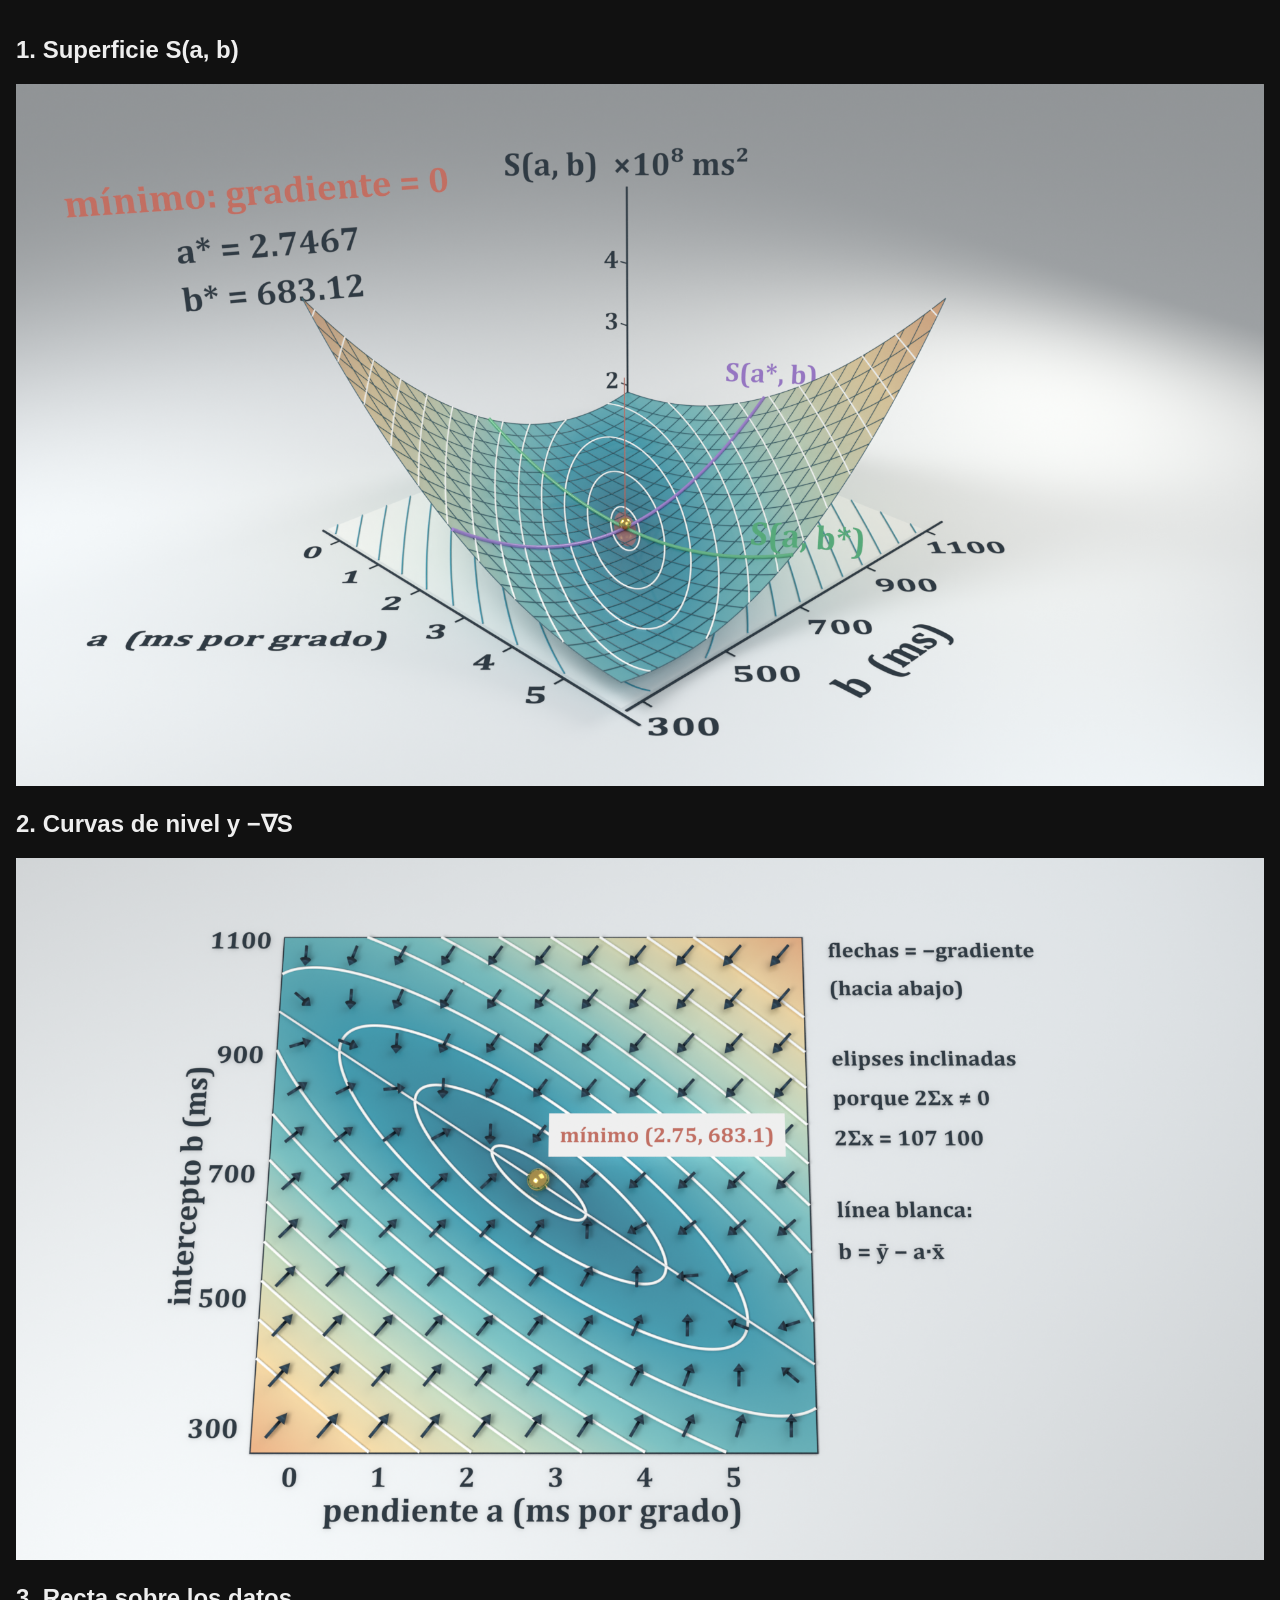
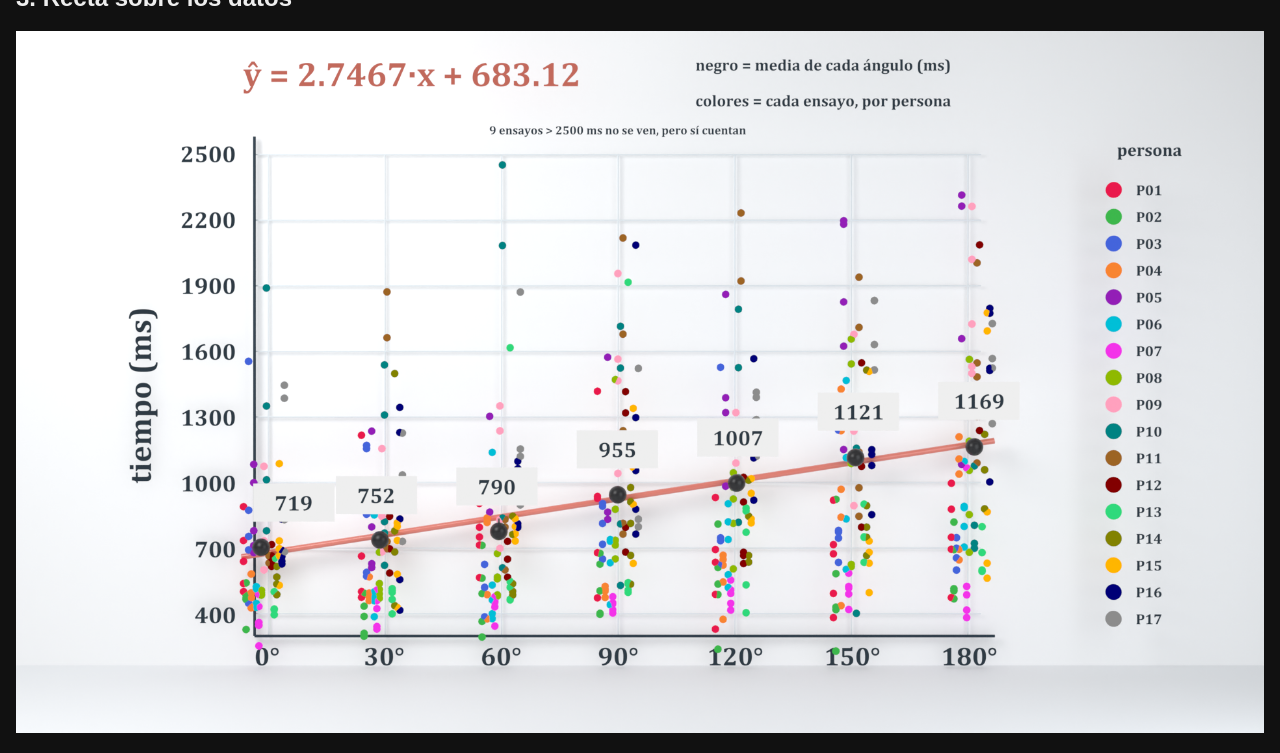
<file: blender/renders/v2/ver_graficas.html>
<!doctype html><meta charset="utf-8"><title>Gráficas NeuroCode</title>
<body style="margin:0;padding:16px;background:#111;color:#eee;font-family:sans-serif">
<h2>1. Superficie S(a, b)</h2><img src="S_superficie_malla.png" style="width:100%">
<h2>2. Curvas de nivel y −∇S</h2><img src="S_nivel_gradiente.png" style="width:100%">
<h2>3. Recta sobre los datos</h2><img src="recta_datos.png" style="width:100%">
</file>
<file: presentacion/assets/fonts/fonts.css>
/* latin-ext */
@font-face {
  font-family: 'Instrument Serif';
  font-style: italic;
  font-weight: 400;
  font-display: swap;
  src: url(instrumentserif-jizHRFtNs2ka5fXjeivQ4LroWlx-6zAjgn7MsNo.woff2) format('woff2');
  unicode-range: U+0100-02BA, U+02BD-02C5, U+02C7-02CC, U+02CE-02D7, U+02DD-02FF, U+0304, U+0308, U+0329, U+1D00-1DBF, U+1E00-1E9F, U+1EF2-1EFF, U+2020, U+20A0-20AB, U+20AD-20C4, U+2113, U+2C60-2C7F, U+A720-A7FF;
}
/* latin */
@font-face {
  font-family: 'Instrument Serif';
  font-style: italic;
  font-weight: 400;
  font-display: swap;
  src: url(instrumentserif-jizHRFtNs2ka5fXjeivQ4LroWlx-6zAjjH7M.woff2) format('woff2');
  unicode-range: U+0000-00FF, U+0131, U+0152-0153, U+02BB-02BC, U+02C6, U+02DA, U+02DC, U+0304, U+0308, U+0329, U+2000-206F, U+20AC, U+2122, U+2191, U+2193, U+2212, U+2215, U+FEFF, U+FFFD;
}
/* latin-ext */
@font-face {
  font-family: 'Instrument Serif';
  font-style: normal;
  font-weight: 400;
  font-display: swap;
  src: url(instrumentserif-jizBRFtNs2ka5fXjeivQ4LroWlx-6zsTjmbI.woff2) format('woff2');
  unicode-range: U+0100-02BA, U+02BD-02C5, U+02C7-02CC, U+02CE-02D7, U+02DD-02FF, U+0304, U+0308, U+0329, U+1D00-1DBF, U+1E00-1E9F, U+1EF2-1EFF, U+2020, U+20A0-20AB, U+20AD-20C4, U+2113, U+2C60-2C7F, U+A720-A7FF;
}
/* latin */
@font-face {
  font-family: 'Instrument Serif';
  font-style: normal;
  font-weight: 400;
  font-display: swap;
  src: url(instrumentserif-jizBRFtNs2ka5fXjeivQ4LroWlx-6zUTjg.woff2) format('woff2');
  unicode-range: U+0000-00FF, U+0131, U+0152-0153, U+02BB-02BC, U+02C6, U+02DA, U+02DC, U+0304, U+0308, U+0329, U+2000-206F, U+20AC, U+2122, U+2191, U+2193, U+2212, U+2215, U+FEFF, U+FFFD;
}
/* cyrillic-ext */
@font-face {
  font-family: 'JetBrains Mono';
  font-style: normal;
  font-weight: 400;
  font-display: swap;
  src: url(jetbrainsmono-tDbv2o-flEEny0FZhsfKu5WU4zr3E_BX0PnT8RD8yKwBNntkaToggR7BYRbKPx3cwhsk.woff2) format('woff2');
  unicode-range: U+0460-052F, U+1C80-1C8A, U+20B4, U+2DE0-2DFF, U+A640-A69F, U+FE2E-FE2F;
}
/* cyrillic */
@font-face {
  font-family: 'JetBrains Mono';
  font-style: normal;
  font-weight: 400;
  font-display: swap;
  src: url(jetbrainsmono-tDbv2o-flEEny0FZhsfKu5WU4zr3E_BX0PnT8RD8yKwBNntkaToggR7BYRbKPxTcwhsk.woff2) format('woff2');
  unicode-range: U+0301, U+0400-045F, U+0490-0491, U+04B0-04B1, U+2116;
}
/* greek */
@font-face {
  font-family: 'JetBrains Mono';
  font-style: normal;
  font-weight: 400;
  font-display: swap;
  src: url(jetbrainsmono-tDbv2o-flEEny0FZhsfKu5WU4zr3E_BX0PnT8RD8yKwBNntkaToggR7BYRbKPxPcwhsk.woff2) format('woff2');
  unicode-range: U+0370-0377, U+037A-037F, U+0384-038A, U+038C, U+038E-03A1, U+03A3-03FF;
}
/* vietnamese */
@font-face {
  font-family: 'JetBrains Mono';
  font-style: normal;
  font-weight: 400;
  font-display: swap;
  src: url(jetbrainsmono-tDbv2o-flEEny0FZhsfKu5WU4zr3E_BX0PnT8RD8yKwBNntkaToggR7BYRbKPx_cwhsk.woff2) format('woff2');
  unicode-range: U+0102-0103, U+0110-0111, U+0128-0129, U+0168-0169, U+01A0-01A1, U+01AF-01B0, U+0300-0301, U+0303-0304, U+0308-0309, U+0323, U+0329, U+1EA0-1EF9, U+20AB;
}
/* latin-ext */
@font-face {
  font-family: 'JetBrains Mono';
  font-style: normal;
  font-weight: 400;
  font-display: swap;
  src: url(jetbrainsmono-tDbv2o-flEEny0FZhsfKu5WU4zr3E_BX0PnT8RD8yKwBNntkaToggR7BYRbKPx7cwhsk.woff2) format('woff2');
  unicode-range: U+0100-02BA, U+02BD-02C5, U+02C7-02CC, U+02CE-02D7, U+02DD-02FF, U+0304, U+0308, U+0329, U+1D00-1DBF, U+1E00-1E9F, U+1EF2-1EFF, U+2020, U+20A0-20AB, U+20AD-20C4, U+2113, U+2C60-2C7F, U+A720-A7FF;
}
/* latin */
@font-face {
  font-family: 'JetBrains Mono';
  font-style: normal;
  font-weight: 400;
  font-display: swap;
  src: url(jetbrainsmono-tDbv2o-flEEny0FZhsfKu5WU4zr3E_BX0PnT8RD8yKwBNntkaToggR7BYRbKPxDcwg.woff2) format('woff2');
  unicode-range: U+0000-00FF, U+0131, U+0152-0153, U+02BB-02BC, U+02C6, U+02DA, U+02DC, U+0304, U+0308, U+0329, U+2000-206F, U+20AC, U+2122, U+2191, U+2193, U+2212, U+2215, U+FEFF, U+FFFD;
}
/* cyrillic-ext */
@font-face {
  font-family: 'JetBrains Mono';
  font-style: normal;
  font-weight: 600;
  font-display: swap;
  src: url(jetbrainsmono-tDbv2o-flEEny0FZhsfKu5WU4zr3E_BX0PnT8RD8yKwBNntkaToggR7BYRbKPx3cwhsk.woff2) format('woff2');
  unicode-range: U+0460-052F, U+1C80-1C8A, U+20B4, U+2DE0-2DFF, U+A640-A69F, U+FE2E-FE2F;
}
/* cyrillic */
@font-face {
  font-family: 'JetBrains Mono';
  font-style: normal;
  font-weight: 600;
  font-display: swap;
  src: url(jetbrainsmono-tDbv2o-flEEny0FZhsfKu5WU4zr3E_BX0PnT8RD8yKwBNntkaToggR7BYRbKPxTcwhsk.woff2) format('woff2');
  unicode-range: U+0301, U+0400-045F, U+0490-0491, U+04B0-04B1, U+2116;
}
/* greek */
@font-face {
  font-family: 'JetBrains Mono';
  font-style: normal;
  font-weight: 600;
  font-display: swap;
  src: url(jetbrainsmono-tDbv2o-flEEny0FZhsfKu5WU4zr3E_BX0PnT8RD8yKwBNntkaToggR7BYRbKPxPcwhsk.woff2) format('woff2');
  unicode-range: U+0370-0377, U+037A-037F, U+0384-038A, U+038C, U+038E-03A1, U+03A3-03FF;
}
/* vietnamese */
@font-face {
  font-family: 'JetBrains Mono';
  font-style: normal;
  font-weight: 600;
  font-display: swap;
  src: url(jetbrainsmono-tDbv2o-flEEny0FZhsfKu5WU4zr3E_BX0PnT8RD8yKwBNntkaToggR7BYRbKPx_cwhsk.woff2) format('woff2');
  unicode-range: U+0102-0103, U+0110-0111, U+0128-0129, U+0168-0169, U+01A0-01A1, U+01AF-01B0, U+0300-0301, U+0303-0304, U+0308-0309, U+0323, U+0329, U+1EA0-1EF9, U+20AB;
}
/* latin-ext */
@font-face {
  font-family: 'JetBrains Mono';
  font-style: normal;
  font-weight: 600;
  font-display: swap;
  src: url(jetbrainsmono-tDbv2o-flEEny0FZhsfKu5WU4zr3E_BX0PnT8RD8yKwBNntkaToggR7BYRbKPx7cwhsk.woff2) format('woff2');
  unicode-range: U+0100-02BA, U+02BD-02C5, U+02C7-02CC, U+02CE-02D7, U+02DD-02FF, U+0304, U+0308, U+0329, U+1D00-1DBF, U+1E00-1E9F, U+1EF2-1EFF, U+2020, U+20A0-20AB, U+20AD-20C4, U+2113, U+2C60-2C7F, U+A720-A7FF;
}
/* latin */
@font-face {
  font-family: 'JetBrains Mono';
  font-style: normal;
  font-weight: 600;
  font-display: swap;
  src: url(jetbrainsmono-tDbv2o-flEEny0FZhsfKu5WU4zr3E_BX0PnT8RD8yKwBNntkaToggR7BYRbKPxDcwg.woff2) format('woff2');
  unicode-range: U+0000-00FF, U+0131, U+0152-0153, U+02BB-02BC, U+02C6, U+02DA, U+02DC, U+0304, U+0308, U+0329, U+2000-206F, U+20AC, U+2122, U+2191, U+2193, U+2212, U+2215, U+FEFF, U+FFFD;
}
/* cyrillic-ext */
@font-face {
  font-family: 'Manrope';
  font-style: normal;
  font-weight: 400;
  font-display: swap;
  src: url(manrope-xn7gYHE41ni1AdIRggqxSuXd.woff2) format('woff2');
  unicode-range: U+0460-052F, U+1C80-1C8A, U+20B4, U+2DE0-2DFF, U+A640-A69F, U+FE2E-FE2F;
}
/* cyrillic */
@font-face {
  font-family: 'Manrope';
  font-style: normal;
  font-weight: 400;
  font-display: swap;
  src: url(manrope-xn7gYHE41ni1AdIRggOxSuXd.woff2) format('woff2');
  unicode-range: U+0301, U+0400-045F, U+0490-0491, U+04B0-04B1, U+2116;
}
/* greek */
@font-face {
  font-family: 'Manrope';
  font-style: normal;
  font-weight: 400;
  font-display: swap;
  src: url(manrope-xn7gYHE41ni1AdIRggSxSuXd.woff2) format('woff2');
  unicode-range: U+0370-0377, U+037A-037F, U+0384-038A, U+038C, U+038E-03A1, U+03A3-03FF;
}
/* vietnamese */
@font-face {
  font-family: 'Manrope';
  font-style: normal;
  font-weight: 400;
  font-display: swap;
  src: url(manrope-xn7gYHE41ni1AdIRggixSuXd.woff2) format('woff2');
  unicode-range: U+0102-0103, U+0110-0111, U+0128-0129, U+0168-0169, U+01A0-01A1, U+01AF-01B0, U+0300-0301, U+0303-0304, U+0308-0309, U+0323, U+0329, U+1EA0-1EF9, U+20AB;
}
/* latin-ext */
@font-face {
  font-family: 'Manrope';
  font-style: normal;
  font-weight: 400;
  font-display: swap;
  src: url(manrope-xn7gYHE41ni1AdIRggmxSuXd.woff2) format('woff2');
  unicode-range: U+0100-02BA, U+02BD-02C5, U+02C7-02CC, U+02CE-02D7, U+02DD-02FF, U+0304, U+0308, U+0329, U+1D00-1DBF, U+1E00-1E9F, U+1EF2-1EFF, U+2020, U+20A0-20AB, U+20AD-20C4, U+2113, U+2C60-2C7F, U+A720-A7FF;
}
/* latin */
@font-face {
  font-family: 'Manrope';
  font-style: normal;
  font-weight: 400;
  font-display: swap;
  src: url(manrope-xn7gYHE41ni1AdIRggexSg.woff2) format('woff2');
  unicode-range: U+0000-00FF, U+0131, U+0152-0153, U+02BB-02BC, U+02C6, U+02DA, U+02DC, U+0304, U+0308, U+0329, U+2000-206F, U+20AC, U+2122, U+2191, U+2193, U+2212, U+2215, U+FEFF, U+FFFD;
}
/* cyrillic-ext */
@font-face {
  font-family: 'Manrope';
  font-style: normal;
  font-weight: 500;
  font-display: swap;
  src: url(manrope-xn7gYHE41ni1AdIRggqxSuXd.woff2) format('woff2');
  unicode-range: U+0460-052F, U+1C80-1C8A, U+20B4, U+2DE0-2DFF, U+A640-A69F, U+FE2E-FE2F;
}
/* cyrillic */
@font-face {
  font-family: 'Manrope';
  font-style: normal;
  font-weight: 500;
  font-display: swap;
  src: url(manrope-xn7gYHE41ni1AdIRggOxSuXd.woff2) format('woff2');
  unicode-range: U+0301, U+0400-045F, U+0490-0491, U+04B0-04B1, U+2116;
}
/* greek */
@font-face {
  font-family: 'Manrope';
  font-style: normal;
  font-weight: 500;
  font-display: swap;
  src: url(manrope-xn7gYHE41ni1AdIRggSxSuXd.woff2) format('woff2');
  unicode-range: U+0370-0377, U+037A-037F, U+0384-038A, U+038C, U+038E-03A1, U+03A3-03FF;
}
/* vietnamese */
@font-face {
  font-family: 'Manrope';
  font-style: normal;
  font-weight: 500;
  font-display: swap;
  src: url(manrope-xn7gYHE41ni1AdIRggixSuXd.woff2) format('woff2');
  unicode-range: U+0102-0103, U+0110-0111, U+0128-0129, U+0168-0169, U+01A0-01A1, U+01AF-01B0, U+0300-0301, U+0303-0304, U+0308-0309, U+0323, U+0329, U+1EA0-1EF9, U+20AB;
}
/* latin-ext */
@font-face {
  font-family: 'Manrope';
  font-style: normal;
  font-weight: 500;
  font-display: swap;
  src: url(manrope-xn7gYHE41ni1AdIRggmxSuXd.woff2) format('woff2');
  unicode-range: U+0100-02BA, U+02BD-02C5, U+02C7-02CC, U+02CE-02D7, U+02DD-02FF, U+0304, U+0308, U+0329, U+1D00-1DBF, U+1E00-1E9F, U+1EF2-1EFF, U+2020, U+20A0-20AB, U+20AD-20C4, U+2113, U+2C60-2C7F, U+A720-A7FF;
}
/* latin */
@font-face {
  font-family: 'Manrope';
  font-style: normal;
  font-weight: 500;
  font-display: swap;
  src: url(manrope-xn7gYHE41ni1AdIRggexSg.woff2) format('woff2');
  unicode-range: U+0000-00FF, U+0131, U+0152-0153, U+02BB-02BC, U+02C6, U+02DA, U+02DC, U+0304, U+0308, U+0329, U+2000-206F, U+20AC, U+2122, U+2191, U+2193, U+2212, U+2215, U+FEFF, U+FFFD;
}
/* cyrillic-ext */
@font-face {
  font-family: 'Manrope';
  font-style: normal;
  font-weight: 600;
  font-display: swap;
  src: url(manrope-xn7gYHE41ni1AdIRggqxSuXd.woff2) format('woff2');
  unicode-range: U+0460-052F, U+1C80-1C8A, U+20B4, U+2DE0-2DFF, U+A640-A69F, U+FE2E-FE2F;
}
/* cyrillic */
@font-face {
  font-family: 'Manrope';
  font-style: normal;
  font-weight: 600;
  font-display: swap;
  src: url(manrope-xn7gYHE41ni1AdIRggOxSuXd.woff2) format('woff2');
  unicode-range: U+0301, U+0400-045F, U+0490-0491, U+04B0-04B1, U+2116;
}
/* greek */
@font-face {
  font-family: 'Manrope';
  font-style: normal;
  font-weight: 600;
  font-display: swap;
  src: url(manrope-xn7gYHE41ni1AdIRggSxSuXd.woff2) format('woff2');
  unicode-range: U+0370-0377, U+037A-037F, U+0384-038A, U+038C, U+038E-03A1, U+03A3-03FF;
}
/* vietnamese */
@font-face {
  font-family: 'Manrope';
  font-style: normal;
  font-weight: 600;
  font-display: swap;
  src: url(manrope-xn7gYHE41ni1AdIRggixSuXd.woff2) format('woff2');
  unicode-range: U+0102-0103, U+0110-0111, U+0128-0129, U+0168-0169, U+01A0-01A1, U+01AF-01B0, U+0300-0301, U+0303-0304, U+0308-0309, U+0323, U+0329, U+1EA0-1EF9, U+20AB;
}
/* latin-ext */
@font-face {
  font-family: 'Manrope';
  font-style: normal;
  font-weight: 600;
  font-display: swap;
  src: url(manrope-xn7gYHE41ni1AdIRggmxSuXd.woff2) format('woff2');
  unicode-range: U+0100-02BA, U+02BD-02C5, U+02C7-02CC, U+02CE-02D7, U+02DD-02FF, U+0304, U+0308, U+0329, U+1D00-1DBF, U+1E00-1E9F, U+1EF2-1EFF, U+2020, U+20A0-20AB, U+20AD-20C4, U+2113, U+2C60-2C7F, U+A720-A7FF;
}
/* latin */
@font-face {
  font-family: 'Manrope';
  font-style: normal;
  font-weight: 600;
  font-display: swap;
  src: url(manrope-xn7gYHE41ni1AdIRggexSg.woff2) format('woff2');
  unicode-range: U+0000-00FF, U+0131, U+0152-0153, U+02BB-02BC, U+02C6, U+02DA, U+02DC, U+0304, U+0308, U+0329, U+2000-206F, U+20AC, U+2122, U+2191, U+2193, U+2212, U+2215, U+FEFF, U+FFFD;
}
/* cyrillic-ext */
@font-face {
  font-family: 'Manrope';
  font-style: normal;
  font-weight: 700;
  font-display: swap;
  src: url(manrope-xn7gYHE41ni1AdIRggqxSuXd.woff2) format('woff2');
  unicode-range: U+0460-052F, U+1C80-1C8A, U+20B4, U+2DE0-2DFF, U+A640-A69F, U+FE2E-FE2F;
}
/* cyrillic */
@font-face {
  font-family: 'Manrope';
  font-style: normal;
  font-weight: 700;
  font-display: swap;
  src: url(manrope-xn7gYHE41ni1AdIRggOxSuXd.woff2) format('woff2');
  unicode-range: U+0301, U+0400-045F, U+0490-0491, U+04B0-04B1, U+2116;
}
/* greek */
@font-face {
  font-family: 'Manrope';
  font-style: normal;
  font-weight: 700;
  font-display: swap;
  src: url(manrope-xn7gYHE41ni1AdIRggSxSuXd.woff2) format('woff2');
  unicode-range: U+0370-0377, U+037A-037F, U+0384-038A, U+038C, U+038E-03A1, U+03A3-03FF;
}
/* vietnamese */
@font-face {
  font-family: 'Manrope';
  font-style: normal;
  font-weight: 700;
  font-display: swap;
  src: url(manrope-xn7gYHE41ni1AdIRggixSuXd.woff2) format('woff2');
  unicode-range: U+0102-0103, U+0110-0111, U+0128-0129, U+0168-0169, U+01A0-01A1, U+01AF-01B0, U+0300-0301, U+0303-0304, U+0308-0309, U+0323, U+0329, U+1EA0-1EF9, U+20AB;
}
/* latin-ext */
@font-face {
  font-family: 'Manrope';
  font-style: normal;
  font-weight: 700;
  font-display: swap;
  src: url(manrope-xn7gYHE41ni1AdIRggmxSuXd.woff2) format('woff2');
  unicode-range: U+0100-02BA, U+02BD-02C5, U+02C7-02CC, U+02CE-02D7, U+02DD-02FF, U+0304, U+0308, U+0329, U+1D00-1DBF, U+1E00-1E9F, U+1EF2-1EFF, U+2020, U+20A0-20AB, U+20AD-20C4, U+2113, U+2C60-2C7F, U+A720-A7FF;
}
/* latin */
@font-face {
  font-family: 'Manrope';
  font-style: normal;
  font-weight: 700;
  font-display: swap;
  src: url(manrope-xn7gYHE41ni1AdIRggexSg.woff2) format('woff2');
  unicode-range: U+0000-00FF, U+0131, U+0152-0153, U+02BB-02BC, U+02C6, U+02DA, U+02DC, U+0304, U+0308, U+0329, U+2000-206F, U+20AC, U+2122, U+2191, U+2193, U+2212, U+2215, U+FEFF, U+FFFD;
}

/* Computer Modern Unicode (CMU) · OFL · la tipografía de LaTeX/Beamer */
@font-face{font-family:"CMU Serif";font-weight:400;font-style:normal;font-display:swap;src:url(cmu-serif-500-roman.woff2) format("woff2")}
@font-face{font-family:"CMU Serif";font-weight:400;font-style:italic;font-display:swap;src:url(cmu-serif-500-italic.woff2) format("woff2")}
@font-face{font-family:"CMU Serif";font-weight:700;font-style:normal;font-display:swap;src:url(cmu-serif-700-roman.woff2) format("woff2")}
@font-face{font-family:"CMU Serif";font-weight:700;font-style:italic;font-display:swap;src:url(cmu-serif-700-italic.woff2) format("woff2")}
@font-face{font-family:"CMU Typewriter";font-weight:400;font-style:normal;font-display:swap;src:url(cmu-typewriter-text-500-roman.woff2) format("woff2")}
</file>
<file: presentacion/assets/deck.css>
/* =====================================================================
   NeuroCode · presentación interactiva (funciona sin internet)
   Dirección visual: laboratorio clínico holográfico (cian / petróleo,
   luz ámbar cálida) + ventanas de vidrio esmerilado con titular serif.
   Teclas: ← → espacio · N notas · G índice · F pantalla completa · Esc cerrar
   ===================================================================== */

/* ---------- Tokens de tema (cambia aquí la paleta) · tema claro formal ---------- */
:root{
  --bg-0:#f5f4f0; --bg-1:#fbfaf7;
  --ink:#14213d; --muted:#4b5566; --faint:#8a93a2;
  --holo:#2c5a87;          /* acento azul sobrio (cursivas, etiquetas) */
  --teal:#2c5a87;
  --amber:#b4571f;         /* el óptimo / el mínimo: siempre terracota */
  --good:#2f7a4f;
  --glass:#ffffff;
  --edge:rgba(20,33,61,.11);
  --edge-hi:rgba(20,33,61,.22);
  --screen:#ffffff;

  --serif:"Instrument Serif","Iowan Old Style","Palatino Linotype",Georgia,serif;
  --sans:"Manrope","Segoe UI",system-ui,sans-serif;
  --mono:"JetBrains Mono",ui-monospace,Consolas,monospace;
  --math:"Cambria Math","STIX Two Math","Latin Modern Math",Cambria,"Times New Roman",serif;

  /* escala fluida */
  --title-size:clamp(2rem,4.4vw,5.1rem);
  --h3-size:clamp(1rem,1.5vw,1.6rem);
  --body-size:clamp(.92rem,1.22vw,1.32rem);
  --small-size:clamp(.72rem,.86vw,.95rem);
  --slide-padding:clamp(.75rem,2.2vw,2.4rem);
  --content-gap:clamp(.6rem,1.6vw,1.8rem);
  --element-gap:clamp(.3rem,.8vw,.9rem);
  --radius:clamp(20px,2.2vw,38px);
  --ease:cubic-bezier(.2,.8,.2,1);
}

/* ---------- Base de ajuste al viewport ---------- */
*,*::before,*::after{box-sizing:border-box}
html,body{height:100%;margin:0;overflow:hidden;background:var(--bg-0)}
body{font-family:var(--sans);color:var(--ink);font-size:var(--body-size);line-height:1.45;
  -webkit-font-smoothing:antialiased;text-rendering:optimizeLegibility}
img,video{display:block;max-width:100%}
button{font:inherit;color:inherit}
a{color:var(--holo)}
:focus-visible{outline:2px solid var(--holo);outline-offset:3px;border-radius:8px}

/* ---------- Atmósfera de laboratorio (fija detrás de todo) ---------- */
.atmos{position:fixed;inset:0;z-index:0;pointer-events:none;overflow:hidden;background:linear-gradient(180deg,var(--bg-1),var(--bg-0) 70%)}
.atmos .glow{position:absolute;border-radius:50%;filter:blur(40px);transition:transform 1.6s var(--ease)}
.atmos .g1{width:70vw;height:60vh;left:-18vw;top:-22vh;background:radial-gradient(closest-side,rgba(47,211,192,.24),transparent);transform:translateX(calc(var(--px,0) * -1.2vw))}
.atmos .g2{width:64vw;height:64vh;right:-16vw;bottom:-26vh;background:radial-gradient(closest-side,rgba(255,160,80,.20),transparent);transform:translateX(calc(var(--px,0) * 1vw))}
.atmos .g3{width:46vw;height:46vh;left:40vw;top:20vh;background:radial-gradient(closest-side,rgba(70,130,255,.08),transparent)}
.atmos .grid{position:absolute;inset:-20% -20% -10%;opacity:.6;
  background-image:linear-gradient(rgba(123,234,246,.07) 1px,transparent 1px),linear-gradient(90deg,rgba(123,234,246,.07) 1px,transparent 1px);
  background-size:72px 72px;
  -webkit-mask-image:radial-gradient(60% 55% at 50% 60%,#000 15%,transparent 75%);
          mask-image:radial-gradient(60% 55% at 50% 60%,#000 15%,transparent 75%);
  transform:perspective(900px) rotateX(62deg) translateY(30%) translateX(calc(var(--px,0) * -1.4vw));
  transition:transform 1.6s var(--ease)}
.atmos .ring{position:absolute;left:50%;bottom:-26vh;width:124vw;height:48vh;transform:translateX(-50%);border-radius:50%;
  border:1px solid rgba(123,234,246,.15);box-shadow:0 0 60px rgba(123,234,246,.10),inset 0 0 80px rgba(123,234,246,.05)}
.atmos .ring.r2{width:82vw;height:31vh;bottom:-15vh;border-color:rgba(255,180,92,.14);box-shadow:0 0 50px rgba(255,180,92,.07)}
.atmos .ring.r3{width:46vw;height:16vh;bottom:-6vh;border-color:rgba(123,234,246,.2)}
.atmos .grain{position:absolute;inset:0;opacity:.08;mix-blend-mode:overlay;background-image:url("noise.svg")}
.atmos .dust i{position:absolute;bottom:0;width:2px;height:2px;border-radius:50%;background:var(--holo);opacity:0;
  box-shadow:0 0 8px var(--holo);animation:float 16s linear infinite}
@keyframes float{0%{transform:translateY(8vh);opacity:0}15%{opacity:.55}85%{opacity:.3}100%{transform:translateY(-96vh);opacity:0}}

/* ---------- Diapositivas apiladas ---------- */
.deck{position:relative;z-index:1;height:100%}
.slide{position:absolute;inset:0;width:100vw;height:100vh;height:100dvh;overflow:hidden;
  display:flex;flex-direction:column;
  padding:var(--slide-padding);padding-bottom:calc(var(--slide-padding) + clamp(44px,6.4vh,62px));
  opacity:0;visibility:hidden;transform:scale(.985);filter:blur(6px);
  transition:opacity .7s var(--ease),transform .9s var(--ease),filter .7s var(--ease),visibility 0s linear .7s}
.slide.active{opacity:1;visibility:visible;transform:none;filter:none;transition-delay:0s}

/* revelado escalonado al entrar (sube y se enfoca, estilo visionOS) */
.r{opacity:0;transform:translateY(18px);filter:blur(8px);transition:opacity .8s var(--ease),transform .9s var(--ease),filter .8s var(--ease)}
.slide.active .r{opacity:1;transform:none;filter:none}
.slide.active .r.d1{transition-delay:.08s}.slide.active .r.d2{transition-delay:.18s}.slide.active .r.d3{transition-delay:.28s}
.slide.active .r.d4{transition-delay:.38s}.slide.active .r.d5{transition-delay:.48s}.slide.active .r.d6{transition-delay:.58s}

/* ---------- Ventana de vidrio ---------- */
.win{position:relative;width:min(100%,1600px);flex:1;min-height:0;margin:0 auto;border-radius:var(--radius);
  background:linear-gradient(180deg,rgba(255,255,255,.085),rgba(255,255,255,.032) 42%,rgba(255,255,255,.045));
  -webkit-backdrop-filter:blur(30px) saturate(150%);backdrop-filter:blur(30px) saturate(150%);
  border:1px solid var(--edge);
  box-shadow:inset 0 1px 0 rgba(255,255,255,.20),0 50px 120px -40px rgba(0,0,0,.85),0 0 90px -40px rgba(123,234,246,.25);
  display:grid;grid-template-rows:auto minmax(0,1fr);
  padding:clamp(12px,1.6vw,26px) clamp(16px,2.8vw,54px) clamp(18px,2.4vw,38px);overflow:hidden}
.win::after{content:"";position:absolute;left:50%;bottom:9px;width:clamp(60px,7vw,120px);height:4px;transform:translateX(-50%);border-radius:4px;background:rgba(255,255,255,.18)}
.bar{display:grid;grid-template-columns:1fr auto 1fr;align-items:center;gap:1rem;margin-bottom:clamp(4px,1vh,14px)}
.bar .back{width:clamp(30px,2.5vw,40px);aspect-ratio:1;border-radius:50%;border:0;cursor:pointer;background:rgba(255,255,255,.08);display:grid;place-items:center;color:var(--muted);transition:background .2s,color .2s}
.bar .back:hover{background:rgba(255,255,255,.16);color:var(--ink)}
.bar .wt{font-size:var(--small-size);font-weight:600;color:var(--muted);letter-spacing:.02em;text-align:center}
.bar .num{justify-self:end;font-family:var(--mono);font-size:var(--small-size);color:var(--faint)}
.body{min-height:0;display:flex;flex-direction:column;gap:var(--content-gap);overflow:hidden}

/* ---------- Tipografía ---------- */
.eyebrow{font-family:var(--mono);font-size:var(--small-size);letter-spacing:.18em;text-transform:uppercase;color:var(--holo);display:inline-flex;align-items:center;gap:.6em}
.eyebrow::before{content:"";width:1.8em;height:1px;background:currentColor;opacity:.6}
h1,h2,h3{margin:0;font-weight:400}
h1{font-family:var(--serif);font-size:var(--title-size);line-height:1;letter-spacing:-.01em}
h2{font-family:var(--serif);font-size:clamp(1.9rem,3.3vw,3.8rem);line-height:1.04}
h3{font-family:var(--sans);font-size:var(--h3-size);font-weight:600;line-height:1.2}
h1 em,h2 em{font-style:italic;color:var(--holo)}
.lede{font-size:var(--body-size);color:var(--muted);max-width:60ch;margin:0}
.lede b,.cap b,.card b{color:var(--ink);font-weight:600}
.amber{color:var(--amber)} .holo{color:var(--holo)} .good{color:var(--good)} .muted{color:var(--muted)}
.mono{font-family:var(--mono)}
.cap{font-size:var(--small-size);color:var(--muted);margin:0;text-align:center}
.head{display:flex;flex-direction:column;gap:var(--element-gap)}
.head.center{align-items:center;text-align:center}

/* ---------- Pantalla iluminada para figuras (las figuras son blancas) ---------- */
.screen{position:relative;background:var(--screen);border-radius:clamp(14px,1.4vw,24px);padding:clamp(6px,.7vw,12px);
  box-shadow:0 0 0 1px rgba(255,255,255,.55),0 30px 80px -24px rgba(0,0,0,.85),0 0 70px -12px rgba(123,234,246,.35);
  cursor:zoom-in;min-height:0;display:flex;align-items:center;justify-content:center;overflow:hidden;
  transition:transform .4s var(--ease),box-shadow .4s var(--ease)}
.screen:hover{transform:translateY(-2px);box-shadow:0 0 0 1px #fff,0 40px 90px -24px rgba(0,0,0,.9),0 0 90px -8px rgba(123,234,246,.5)}
.screen img,.screen video{width:100%;height:100%;object-fit:contain;border-radius:clamp(8px,.8vw,14px)}
.screen .zoom{position:absolute;right:10px;top:10px;font-family:var(--mono);font-size:.7rem;color:#223;background:rgba(240,244,248,.94);padding:.25em .6em;border-radius:99px;opacity:0;transition:opacity .3s}
.screen:hover .zoom{opacity:1}
.media{flex:1;min-height:0;display:flex;gap:var(--content-gap);justify-content:center}
.media>.screen{flex:1 1 0}

/* ---------- Componentes ---------- */
.glass{background:var(--glass);border:1px solid var(--edge);border-radius:clamp(14px,1.4vw,24px);box-shadow:inset 0 1px 0 rgba(255,255,255,.12)}
.chip{display:inline-flex;align-items:center;gap:.5em;padding:.38em .95em;border-radius:99px;font-size:var(--small-size);background:rgba(255,255,255,.07);border:1px solid var(--edge);color:var(--muted);white-space:nowrap}
.chip.hot{color:#2a1500;background:var(--amber);border-color:transparent;font-weight:700}
.chip.ok{color:var(--good);border-color:rgba(126,226,168,.35)}
.row{display:flex;gap:var(--element-gap);flex-wrap:wrap;align-items:center}
.row.center{justify-content:center}
.split{display:grid;grid-template-columns:minmax(0,.82fr) minmax(0,1.18fr);gap:clamp(1rem,3vw,3.4rem);min-height:0;flex:1;align-items:center}
.split.even{grid-template-columns:minmax(0,1fr) minmax(0,1fr)}
.split>.screen{height:100%;max-height:100%}
.stack{display:flex;flex-direction:column;gap:var(--content-gap);min-height:0}

.kpis{display:grid;grid-template-columns:repeat(3,minmax(0,1fr));gap:clamp(.6rem,1.4vw,1.4rem)}
.kpi{padding:clamp(.8rem,1.5vw,1.5rem)}
.kpi .n{font-family:var(--serif);font-size:clamp(2.6rem,5.8vw,6.2rem);line-height:.95;display:block;letter-spacing:-.02em}
.kpi .u{font-family:var(--mono);font-size:var(--small-size);color:var(--muted);margin-left:.3em}
.kpi .t{display:block;font-size:var(--small-size);color:var(--muted);margin-top:.45em}

.cards{display:grid;grid-template-columns:repeat(auto-fit,minmax(min(100%,210px),1fr));gap:clamp(.6rem,1.2vw,1.2rem)}
.card{padding:clamp(.9rem,1.5vw,1.6rem);display:flex;flex-direction:column;gap:.5em}
.card .tag{font-family:var(--mono);font-size:var(--small-size);color:var(--holo);letter-spacing:.06em}
.card h3{font-family:var(--serif);font-weight:400;font-size:clamp(1.35rem,2.1vw,2.3rem);line-height:1.05}
.card p{margin:0;color:var(--muted);font-size:var(--small-size);line-height:1.5}
.card .big{font-family:var(--mono);font-size:clamp(1rem,1.5vw,1.55rem);color:var(--ink);font-weight:600}
.card.hot{border-color:rgba(255,180,92,.42);background:linear-gradient(180deg,rgba(255,180,92,.11),rgba(255,180,92,.02))}
.card.hot .tag{color:var(--amber)}

/* pestañas para cambiar de imagen dentro de una diapositiva */
.tabs{display:inline-flex;gap:4px;padding:4px;border-radius:99px;background:rgba(255,255,255,.06);border:1px solid var(--edge);align-self:center;flex-wrap:wrap;justify-content:center}
.tabs button{border:0;background:transparent;padding:.45em 1.05em;border-radius:99px;cursor:pointer;color:var(--muted);font-size:var(--small-size);font-weight:600;transition:all .25s}
.tabs button:hover{color:var(--ink)}
.tabs button[aria-selected="true"]{background:rgba(255,255,255,.92);color:#0b1a20}
.tabpanes{position:relative;flex:1;min-height:0}
.tabpanes>.screen{position:absolute;inset:0;opacity:0;visibility:hidden;transition:opacity .45s var(--ease),visibility 0s .45s}
.tabpanes>.screen.on{opacity:1;visibility:visible;transition-delay:0s}

/* ---------- Matemáticas (sin dependencias) ---------- */
.math{font-family:var(--math);font-size:clamp(1.15rem,2.05vw,2.25rem);line-height:1.4;color:var(--ink);white-space:nowrap}
.math.sm{font-size:clamp(.95rem,1.5vw,1.6rem)}
.math i{font-style:italic}
.math .p{color:var(--amber);font-style:italic}
.frac{display:inline-flex;flex-direction:column;vertical-align:middle;text-align:center;margin:0 .15em}
.frac>span:first-child{border-bottom:1.5px solid currentColor;padding:0 .25em .06em}
.frac>span:last-child{padding:.06em .25em 0}
.sum{display:inline-flex;flex-direction:column;align-items:center;vertical-align:middle;line-height:.95;margin:0 .12em}
.sum b{font-weight:400;font-size:1.45em}
.sum small{font-size:.48em}
.mat{display:inline-grid;grid-template-columns:repeat(2,auto);gap:.1em 1.1em;padding:.1em .6em;vertical-align:middle;position:relative;text-align:right}
.mat::before,.mat::after{content:"";position:absolute;top:0;bottom:0;width:.32em;border:2px solid currentColor}
.mat::before{left:0;border-right:0;border-radius:.4em 0 0 .4em}
.mat::after{right:0;border-left:0;border-radius:0 .4em .4em 0}
.sys{display:inline-flex;flex-direction:column;align-items:flex-start;border-left:2px solid currentColor;padding-left:.6em;border-radius:.7em 0 0 .7em;vertical-align:middle}
.formula{padding:clamp(.8rem,1.7vw,1.8rem) clamp(1rem,2.4vw,2.6rem);text-align:center;overflow:hidden}

/* ---------- Laboratorio interactivo ---------- */
.lab{display:grid;grid-template-columns:minmax(0,1fr) minmax(0,1.15fr);gap:clamp(.8rem,1.8vw,1.8rem);flex:1;min-height:0}
.lab .pane{position:relative;min-height:0;display:flex;flex-direction:column;gap:.45rem;padding:clamp(.55rem,.9vw,.9rem)}
.lab canvas,.lab svg{width:100%;flex:1;min-height:0;border-radius:14px;display:block}
.lab canvas{cursor:grab;touch-action:none}
.lab canvas:active{cursor:grabbing}
.lab .lbl{font-family:var(--mono);font-size:var(--small-size);color:var(--muted);display:flex;justify-content:space-between;gap:1rem}
.readout{display:flex;gap:clamp(.4rem,.9vw,.9rem);flex-wrap:wrap;align-items:stretch}
.readout .glass{padding:.4em .9em;display:flex;flex-direction:column;justify-content:center}
.readout .k{font-family:var(--mono);font-size:.7em;color:var(--faint);letter-spacing:.08em;text-transform:uppercase}
.readout .v{font-family:var(--mono);font-size:clamp(.95rem,1.4vw,1.5rem);font-weight:600;font-variant-numeric:tabular-nums}
.btn{border:1px solid var(--edge);background:rgba(255,255,255,.07);padding:.5em 1.1em;border-radius:99px;cursor:pointer;font-size:var(--small-size);font-weight:600;transition:background .2s,transform .2s;text-decoration:none;color:var(--ink);display:inline-flex;align-items:center;gap:.5em}
.btn:hover{background:rgba(255,255,255,.15)}
.btn:active{transform:scale(.97)}
.btn.hot{background:var(--amber);color:#2a1500;border-color:transparent}
.btn.big{font-size:var(--body-size);padding:.85em 1.7em}

input[type=range]{-webkit-appearance:none;appearance:none;width:100%;height:6px;border-radius:6px;background:linear-gradient(90deg,var(--teal),var(--amber));outline:none;margin:.6em 0}
input[type=range]::-webkit-slider-thumb{-webkit-appearance:none;width:24px;height:24px;border-radius:50%;background:#fff;box-shadow:0 0 0 5px rgba(255,180,92,.35),0 4px 14px rgba(0,0,0,.5);cursor:grab}
input[type=range]::-moz-range-thumb{width:24px;height:24px;border-radius:50%;background:#fff;border:0;box-shadow:0 0 0 5px rgba(255,180,92,.35)}

/* ---------- Portada ---------- */
.cover{display:grid;grid-template-columns:minmax(0,1.12fr) minmax(0,.88fr);align-items:center;gap:clamp(1rem,3vw,3rem);flex:1;min-height:0;padding:0 clamp(.5rem,3vw,3rem)}
.cover h1{font-size:clamp(3.4rem,9.2vw,10.8rem);line-height:.86;letter-spacing:-.035em}
.cover .q{font-family:var(--serif);font-style:italic;font-size:clamp(1.6rem,3.2vw,3.6rem);color:var(--holo);line-height:1.05;margin:.2em 0 .55em}
.holo-stage{position:relative;height:min(72dvh,700px);display:grid;place-items:center}
.holo-stage .beam{position:absolute;left:50%;bottom:11%;width:60%;height:76%;transform:translateX(-50%);
  background:linear-gradient(0deg,rgba(123,234,246,.24),rgba(123,234,246,.03) 85%,transparent);clip-path:polygon(18% 100%,82% 100%,100% 0,0 0)}
.holo-stage .pad{position:absolute;left:50%;bottom:7%;width:70%;aspect-ratio:3.2;transform:translateX(-50%);border-radius:50%;
  border:1.5px solid rgba(123,234,246,.6);box-shadow:0 0 40px rgba(123,234,246,.45),inset 0 0 40px rgba(123,234,246,.25)}
.holo-stage .pad.p2{width:50%;bottom:9.4%;border-color:rgba(255,180,92,.65);box-shadow:0 0 30px rgba(255,180,92,.35)}
.holo-stage .pad.p3{width:88%;bottom:4%;border-color:rgba(123,234,246,.22);animation:pulse 4s ease-in-out infinite}
@keyframes pulse{50%{opacity:.35;transform:translateX(-50%) scale(1.04)}}
.holo-r{position:relative;width:min(54%,360px);aspect-ratio:1;margin-bottom:10%;transition:transform 1.2s var(--ease)}
.holo-r img{width:100%;height:100%;object-fit:contain;filter:invert(1) hue-rotate(180deg) saturate(1.5) brightness(1.08) drop-shadow(0 0 22px rgba(123,234,246,.7))}
.holo-read{position:absolute;right:0;top:8%;padding:.8em 1.1em;font-family:var(--mono);font-size:var(--small-size);color:var(--muted);line-height:1.7}
.holo-read b{color:var(--ink);font-weight:600;font-variant-numeric:tabular-nums}
.meta{align-self:flex-start;display:inline-flex;flex-wrap:wrap;gap:.3em .9em;padding:.65em 1.2em;border-radius:99px;font-size:var(--small-size);color:var(--muted)}
.meta span+span::before{content:"·";margin-right:.9em;color:var(--faint)}

/* ---------- Barra de proporción ---------- */
.prop{display:flex;height:clamp(54px,9vh,92px);border-radius:16px;overflow:hidden;border:1px solid var(--edge)}
.prop .a{flex:99.66;background:linear-gradient(90deg,rgba(123,234,246,.30),rgba(47,211,192,.12));display:flex;align-items:center;padding-left:1.2em;font-family:var(--mono);font-size:var(--small-size)}
.prop .b{flex:.34;min-width:8px;background:var(--amber);box-shadow:0 0 30px var(--amber)}

/* ---------- Tabla ---------- */
table.t{border-collapse:collapse;width:100%;font-size:var(--body-size)}
table.t th{font-family:var(--mono);font-size:var(--small-size);font-weight:400;color:var(--faint);text-transform:uppercase;letter-spacing:.08em;text-align:left;padding:.5em .8em;border-bottom:1px solid var(--edge)}
table.t th.n,table.t td.n{text-align:right}
table.t td{padding:.7em .8em;border-bottom:1px solid rgba(255,255,255,.06)}
table.t td.n{font-family:var(--mono);font-variant-numeric:tabular-nums}
table.t tr.hl td{background:rgba(255,180,92,.10);color:var(--ink)}
table.t tr.hl td:first-child{border-radius:12px 0 0 12px}
table.t tr.hl td:last-child{border-radius:0 12px 12px 0}
.barcell{position:relative;height:10px;border-radius:6px;background:rgba(255,255,255,.07);min-width:90px}
.barcell i{position:absolute;left:0;top:0;bottom:0;border-radius:6px;background:linear-gradient(90deg,var(--teal),var(--holo))}
tr.hl .barcell i{background:var(--amber)}

/* ---------- Diagrama de flujo del código ---------- */
.flow{display:grid;grid-template-columns:repeat(4,minmax(0,1fr));gap:clamp(.6rem,1.3vw,1.3rem);counter-reset:f}
.flow .st{position:relative;padding:clamp(.7rem,1.3vw,1.3rem);counter-increment:f}
.flow .st::before{content:counter(f,decimal-leading-zero);font-family:var(--mono);font-size:var(--small-size);color:var(--holo);display:block;margin-bottom:.4em}
.flow .st b{font-weight:600;display:block}
.flow .st span{color:var(--muted);font-size:var(--small-size)}
.flow .st.key{border-color:rgba(255,180,92,.45);background:linear-gradient(180deg,rgba(255,180,92,.11),rgba(255,180,92,.02))}
.flow .st.key::before{color:var(--amber)}

/* ---------- Dock (barra inferior tipo visionOS) ---------- */
.dock{position:fixed;left:50%;bottom:clamp(8px,1.5vh,16px);transform:translateX(-50%);z-index:20;display:flex;align-items:center;gap:4px;padding:5px;border-radius:99px;
  background:rgba(20,32,38,.58);-webkit-backdrop-filter:blur(24px) saturate(160%);backdrop-filter:blur(24px) saturate(160%);border:1px solid var(--edge);box-shadow:0 20px 50px -20px rgba(0,0,0,.8)}
.dock button{border:0;background:transparent;width:clamp(32px,2.8vw,40px);height:clamp(32px,2.8vw,40px);border-radius:50%;cursor:pointer;display:grid;place-items:center;color:var(--muted);transition:background .2s,color .2s}
.dock button:hover,.dock button[aria-pressed="true"]{background:rgba(255,255,255,.13);color:var(--ink)}
.dock .count{font-family:var(--mono);font-size:var(--small-size);color:var(--muted);padding:0 .5em;min-width:6.6em;text-align:center;font-variant-numeric:tabular-nums}
.dock .count b{color:var(--ink);font-weight:600}
.dock .orb{width:clamp(28px,2.4vw,34px);height:clamp(28px,2.4vw,34px);border-radius:50%;margin:0 3px;
  background:radial-gradient(circle at 35% 30%,#fff,rgba(123,234,246,.9) 30%,rgba(47,211,192,.6) 55%,rgba(255,180,92,.75) 82%);
  box-shadow:0 0 20px rgba(123,234,246,.55);animation:orb 7s linear infinite}
@keyframes orb{to{filter:hue-rotate(50deg)}}
.dock .sep{width:1px;height:22px;background:var(--edge);margin:0 3px}
.progress{position:fixed;left:0;top:0;height:2px;z-index:21;background:linear-gradient(90deg,var(--teal),var(--amber));box-shadow:0 0 12px var(--holo);transition:width .6s var(--ease)}

/* ---------- Notas del orador ---------- */
.notes{position:fixed;right:clamp(8px,1.4vw,18px);top:clamp(8px,1.4vw,18px);bottom:calc(clamp(8px,1.5vh,16px) + 62px);width:min(430px,92vw);z-index:19;
  padding:1.2rem 1.35rem;border-radius:24px;background:rgba(10,20,26,.84);-webkit-backdrop-filter:blur(26px);backdrop-filter:blur(26px);border:1px solid var(--edge);
  transform:translateX(112%);transition:transform .5s var(--ease);overflow:auto;font-size:clamp(.88rem,1vw,1.02rem);color:var(--muted)}
.notes.open{transform:none}
.notes h4{margin:0 0 .25rem;font-family:var(--mono);font-size:.74rem;letter-spacing:.14em;text-transform:uppercase;color:var(--holo);font-weight:400}
.notes .who{font-family:var(--serif);font-size:1.65rem;line-height:1.1;color:var(--ink);margin-bottom:.7rem}
.notes p{margin:0 0 .8rem;line-height:1.6}

/* ---------- Índice y visor ---------- */
.overlay{position:fixed;inset:0;z-index:30;background:rgba(2,6,9,.84);-webkit-backdrop-filter:blur(18px);backdrop-filter:blur(18px);display:none;padding:clamp(1rem,4vw,4rem);overflow:auto}
.overlay.open{display:block}
.overlay h4{font-family:var(--serif);font-weight:400;font-size:2.4rem;margin:0 auto 1.2rem;max-width:1500px}
.toc{display:grid;grid-template-columns:repeat(auto-fill,minmax(min(100%,240px),1fr));gap:12px;max-width:1500px;margin:0 auto}
.toc button{text-align:left;padding:1rem 1.1rem;border-radius:18px;border:1px solid var(--edge);background:rgba(255,255,255,.05);cursor:pointer;transition:background .2s,border-color .2s}
.toc button:hover,.toc button.cur{background:rgba(255,255,255,.12);border-color:var(--edge-hi)}
.toc .n{font-family:var(--mono);font-size:.74rem;color:var(--holo)}
.toc .tt{display:block;font-family:var(--serif);font-size:1.32rem;line-height:1.1;margin:.3rem 0;color:var(--ink)}
.toc .s{font-size:.74rem;color:var(--faint)}
.lightbox{align-items:center;justify-content:center;cursor:zoom-out}
.lightbox.open{display:flex}
.lightbox .frame{background:#fff;border-radius:18px;padding:10px;box-shadow:0 0 120px rgba(123,234,246,.25)}
.lightbox img,.lightbox video{max-width:calc(96vw - 20px);max-height:calc(92vh - 20px);object-fit:contain;border-radius:10px}
.hint{position:fixed;left:clamp(10px,1.4vw,20px);bottom:clamp(16px,2.2vh,26px);z-index:18;font-family:var(--mono);font-size:.7rem;color:var(--faint);transition:opacity 1s}
.hint kbd{border:1px solid var(--edge);border-radius:5px;padding:.05em .4em;color:var(--muted);font-family:inherit}
.hint.gone{opacity:0}

/* ---------- Pantallas bajas / angostas ---------- */
@media (max-height:760px){.kpi .n{font-size:clamp(2rem,5vw,4.4rem)} h2{font-size:clamp(1.6rem,2.9vw,3rem)}}
@media (max-height:640px){.hint,.win::after{display:none} .lede{font-size:clamp(.8rem,1vw,.95rem)} .card p{display:none}}
@media (max-height:520px){h2{font-size:clamp(1.25rem,2.6vw,2rem)} .lede{display:none} .eyebrow{display:none}}
@media (max-width:900px){
  .split,.split.even,.cover,.lab{grid-template-columns:1fr}
  .holo-stage{height:32dvh} .flow{grid-template-columns:repeat(2,minmax(0,1fr))} .hint{display:none} .media{flex-direction:column}
  .cover h1{font-size:clamp(3rem,15vw,6rem)} .holo-read{display:none}
}
@media (max-width:600px){.bar .wt{display:none} .math{font-size:.95rem;white-space:normal} .dock .count{min-width:4.6em} .kpis{gap:.4rem}}
@media (prefers-reduced-motion:reduce){
  *,*::before,*::after{animation-duration:.01ms!important;animation-iteration-count:1!important;transition-duration:.2s!important}
  .slide,.r{filter:none!important;transform:none!important}
}

/* ---------- Celulares (vertical y horizontal) ---------- */
@media (max-width:600px){
  table.t{font-size:.78rem} table.t th,table.t td{padding:.45em .4em}
  table.t .opt{display:none}
  .chip{white-space:normal}
  .cards{grid-template-columns:repeat(2,minmax(0,1fr))}
  .card{padding:.7rem}
}
@media (max-height:460px){
  .bar{display:none} .win{padding:10px 16px 12px}
  .holo-stage{display:none}
  .cover h1{font-size:clamp(2.4rem,9vw,4rem)} .cover .q{font-size:1.3rem}
  .kpi{padding:.5rem} .kpi .n{font-size:clamp(1.5rem,4.5vw,2.4rem)} .kpi .t{margin-top:.2em}
  .math{font-size:clamp(.8rem,2.4vw,1.1rem)} .formula{padding:.5rem .8rem}
  .flow{grid-template-columns:repeat(4,minmax(0,1fr))} .flow .st{padding:.45rem} .flow .st span{display:none}
  .card .tag,.card .big{font-size:.75rem} .card h3{font-size:1.05rem}
  table.t{font-size:.75rem} table.t td{padding:.35em .5em} table.t .opt{display:none}
  .cap{font-size:.7rem} h2{font-size:clamp(1.1rem,3.4vw,1.5rem)}
  .row .chip{font-size:.66rem;padding:.25em .6em}
}
@media (max-height:460px) and (min-width:601px){
  .split,.split.even,.lab{grid-template-columns:minmax(0,1fr) minmax(0,1fr)} .media{flex-direction:row}
  .lede{display:none}
}
@media (max-width:600px){ table.t{font-size:.7rem} .card h3{font-size:1rem} .card{gap:.3em;padding:.55rem} .cards{gap:.45rem} }


/* =====================================================================
   TEMA CLARO FORMAL — sustituye los efectos del tema oscuro
   (papel blanco hueso, tinta azul marino, acento terracota, sin brillos)
   ===================================================================== */
body{color:var(--ink)}
.atmos{background:linear-gradient(180deg,var(--bg-1),var(--bg-0))}
.atmos .glow,.atmos .ring,.atmos .dust,.atmos .grain{display:none}
.atmos .grid{transform:none;inset:0;opacity:1;background-size:48px 48px;
  background-image:linear-gradient(rgba(20,33,61,.035) 1px,transparent 1px),linear-gradient(90deg,rgba(20,33,61,.035) 1px,transparent 1px);
  -webkit-mask-image:radial-gradient(80% 70% at 50% 45%,#000 30%,transparent 90%);mask-image:radial-gradient(80% 70% at 50% 45%,#000 30%,transparent 90%)}
.slide{filter:none} .r{filter:none}

/* ventana = hoja blanca */
.win{background:#fff;-webkit-backdrop-filter:none;backdrop-filter:none;border:1px solid var(--edge);
  box-shadow:0 1px 2px rgba(20,33,61,.05),0 24px 60px -32px rgba(20,33,61,.28)}
.win::after{background:rgba(20,33,61,.12)}
.bar{border-bottom:1px solid var(--edge);padding-bottom:clamp(6px,1vh,12px)}
.bar .back{background:rgba(20,33,61,.05)} .bar .back:hover{background:rgba(20,33,61,.1)}
.bar .wt{color:var(--faint);font-weight:500;letter-spacing:.04em}

h1,h2{color:var(--ink)}
h1 em,h2 em{color:var(--holo)}
.eyebrow{color:var(--holo)}

/* figuras: marco fino, sin resplandor */
.screen{box-shadow:0 0 0 1px var(--edge),0 10px 30px -18px rgba(20,33,61,.35)}
.screen:hover{box-shadow:0 0 0 1px var(--edge-hi),0 16px 40px -18px rgba(20,33,61,.4)}
.screen .zoom{background:var(--ink);color:#fff}

/* tarjetas */
.glass{background:#fbfaf7;border:1px solid var(--edge);box-shadow:none}
.card.hot,.flow .st.key{border-color:rgba(180,87,31,.35);background:#fdf7f2}
.chip{background:#fff;border-color:var(--edge);color:var(--muted)}
.chip.hot{background:var(--ink);color:#fff}
.chip.ok{color:var(--good);border-color:rgba(47,122,79,.35)}
.tabs{background:#f1f0ec;border-color:var(--edge)}
.tabs button[aria-selected="true"]{background:var(--ink);color:#fff}
.btn{background:#fff;color:var(--ink);border-color:var(--edge-hi)}
.btn:hover{background:#f1f0ec}
.btn.hot{background:var(--ink);color:#fff;border-color:var(--ink)}
.btn.hot:hover{background:#22355c}
input[type=range]{background:linear-gradient(90deg,#c9d3e0,var(--ink))}
input[type=range]::-webkit-slider-thumb{background:#fff;box-shadow:0 0 0 2px var(--ink),0 2px 6px rgba(20,33,61,.3)}
input[type=range]::-moz-range-thumb{background:#fff;box-shadow:0 0 0 2px var(--ink)}

/* portada: la R sobre un círculo fino, sin holograma */
.holo-stage .beam,.holo-stage .pad.p2,.holo-stage .pad.p3{display:none}
.holo-stage .pad{width:min(78%,520px);aspect-ratio:1;bottom:auto;top:50%;transform:translate(-50%,-50%);
  border:1px solid var(--edge-hi);box-shadow:none;background:radial-gradient(closest-side,#fff,#fbfaf7)}
.holo-stage .pad::after{content:"";position:absolute;inset:7%;border-radius:50%;border:1px dashed rgba(20,33,61,.14)}
.holo-r{margin-bottom:0}
.holo-r img{filter:none}
.holo-read{background:#fff}

/* barras, tablas */
.prop .a{background:#e6ebf2;color:var(--ink)}
.prop .b{box-shadow:none}
table.t td{border-bottom-color:rgba(20,33,61,.07)}
table.t tr.hl td{background:#fdf3ea}
.barcell{background:rgba(20,33,61,.07)}
.barcell i{background:var(--ink)}

/* dock, progreso, notas, índice */
.dock{background:rgba(255,255,255,.92);border-color:var(--edge);box-shadow:0 8px 24px -12px rgba(20,33,61,.35)}
.dock button:hover,.dock button[aria-pressed="true"]{background:rgba(20,33,61,.07)}
.dock .orb{display:none}
.progress{background:var(--ink);box-shadow:none;height:3px}
.notes{background:rgba(255,255,255,.97);color:var(--muted);box-shadow:0 20px 50px -20px rgba(20,33,61,.35)}
.overlay{background:rgba(245,244,240,.94)}
.toc button{background:#fff}
.toc button:hover,.toc button.cur{background:#fff;border-color:var(--ink)}
.lightbox .frame{box-shadow:0 0 0 1px var(--edge),0 30px 80px -30px rgba(20,33,61,.45)}
.hint kbd{background:#fff}
.lab canvas{border:1px solid var(--edge)}
</file>
<file: presentacion/assets/tema-ucc.css>
/* =====================================================================
   TEMA BEAMER UCC — imita la plantilla LaTeX/Beamer del docente
   (Computer Modern, azul petróleo #257aa2, bloques #006a86,
   pie en tres franjas y escudo de la UCC en cada diapositiva).
   Se carga DESPUÉS de deck.css: aquí se cambia la apariencia.
   ===================================================================== */
:root{
  --ink:#1a1a1a; --muted:#2e2e2e; --faint:#6f7f87;
  --holo:#257aa2; --teal:#006a86; --amber:#c0392b; --good:#2e7d4f;
  --block:#006a86; --block-body:#f0f6f7;
  --foot-a:#3b88ac; --foot-b:#7cafc7; --foot-c:#a8cada;
  --serif:"CMU Serif","Latin Modern Roman","Computer Modern",Georgia,serif;
  --sans:"CMU Serif","Latin Modern Roman",Georgia,serif;
  --math:"CMU Serif","Latin Modern Math","Cambria Math",serif;
  --mono:"CMU Typewriter","Latin Modern Mono",Consolas,monospace;
  --foot-h:clamp(18px,3.1vh,30px);
  --logo-h:clamp(44px,9vh,96px);
}
html,body{background:#fff}
body{color:var(--ink);font-family:var(--serif)}
.atmos{display:none}
.progress{display:none}

/* diapositiva = marco Beamer */
.slide{padding:clamp(.6rem,1.8vh,1.4rem) clamp(1rem,3vw,3.2rem) calc(var(--foot-h) + clamp(.6rem,1.6vh,1.2rem))}
.slide::after{content:"";position:absolute;top:clamp(6px,1.4vh,16px);right:clamp(10px,1.6vw,28px);height:var(--logo-h);aspect-ratio:384/309;
  background:url("ucc_logo.png") no-repeat center/contain;pointer-events:none;z-index:2}
.slide.titlepage::after{display:none}
.slide,.r,.slide.active,.slide.active .r{filter:none}

.win{background:none;border:0;border-radius:0;box-shadow:none;-webkit-backdrop-filter:none;backdrop-filter:none;padding:0;width:100%;max-width:none;display:flex;flex-direction:column}
.win::after,.bar{display:none}
.body{flex:1;justify-content:flex-start!important;gap:clamp(.5rem,1.6vh,1.4rem)}
.body>.head:first-child{padding-right:calc(var(--logo-h) * 1.4);min-height:var(--logo-h);justify-content:center}
.body>.head:first-child + *{margin-top:auto}
.body>:last-child{margin-bottom:auto}

/* tipografía */
.eyebrow{display:none}
h1,h2{font-family:var(--serif);color:var(--holo);font-weight:400;letter-spacing:0}
h2{font-size:clamp(1.7rem,2.9vw,3.1rem);line-height:1.1}
h1 em,h2 em{color:var(--holo);font-style:italic}
.head.center{align-items:flex-start;text-align:left}
.lede{color:var(--ink);font-size:clamp(1rem,1.45vw,1.5rem);line-height:1.45}
.lede b,.cap b,.card b{color:var(--ink);font-weight:700}
.cap{color:var(--ink);font-size:clamp(.9rem,1.15vw,1.2rem)}
.amber{color:var(--amber)} .holo{color:var(--holo)}
.mono{font-family:var(--mono)}

/* figuras: sin marco, como \includegraphics */
.screen{background:#fff;border-radius:0;padding:0;box-shadow:none}
.screen:hover{transform:none;box-shadow:none}
.screen img,.screen video{border-radius:0}
.screen .zoom{background:var(--block);color:#fff;border-radius:2px;font-family:var(--serif)}

/* bloques Beamer */
.glass{background:var(--block-body);border:0;border-radius:3px;box-shadow:0 1px 3px rgba(0,0,0,.18)}
.card{padding:0 0 .8em;gap:.45em;overflow:hidden}
.card>*:not(.tag){margin-left:.9em;margin-right:.9em}
.card .tag{display:block;background:var(--block);color:#fff;font-family:var(--serif);font-size:clamp(.9rem,1.35vw,1.5rem);letter-spacing:0;padding:.35em .8em}
.card h3{font-family:var(--serif);color:var(--ink);font-size:clamp(1.2rem,2.1vw,2.4rem)}
.card p{color:var(--ink);font-size:clamp(.88rem,1.3vw,1.45rem)}
.card .big{font-family:var(--serif);font-weight:700;color:var(--ink);font-size:clamp(1rem,1.8vw,2rem)}
.card.hot{background:var(--block-body);border:0}
.card.hot .tag{background:var(--holo);color:#fff}
.kpi .n{font-family:var(--serif);color:var(--holo)}
.kpi .n.amber{color:var(--amber)} .kpi .n.good{color:var(--good)}
.kpi .t{color:var(--ink);font-size:clamp(.85rem,1.05vw,1.1rem)}
.kpi .u{font-family:var(--serif)}
.formula{background:var(--block-body)}
.flow .st::before{color:var(--block);font-family:var(--serif);font-weight:700}
.flow .st b{font-weight:700}
.flow .st span{color:var(--muted)}
.flow .st.key{background:#e3eff5}
.flow .st.key::before{color:var(--holo)}
.card.hot,.flow .st.key{border:0}

.chip{border-radius:3px;background:var(--block-body);border:1px solid #cfe1e8;color:var(--ink);font-family:var(--serif)}
.chip.hot{background:var(--block);color:#fff;border-color:var(--block);font-weight:400}
.tabs{border-radius:3px;background:var(--block-body);border:1px solid #cfe1e8}
.tabs button{border-radius:2px;font-family:var(--serif);color:var(--ink);font-weight:400}
.tabs button[aria-selected="true"]{background:var(--block);color:#fff}
.btn{border-radius:3px;font-family:var(--serif);font-weight:400;background:#fff;border-color:#9fc3d3;color:var(--ink)}
.btn:hover{background:var(--block-body)}
.btn.hot{background:var(--block);border-color:var(--block);color:#fff}
.btn.hot:hover{background:#00576e}
input[type=range]{background:linear-gradient(90deg,var(--foot-c),var(--block))}
input[type=range]::-webkit-slider-thumb{box-shadow:0 0 0 2px var(--block),0 1px 3px rgba(0,0,0,.3)}
.readout .k{font-family:var(--serif);letter-spacing:.02em;color:var(--faint)}
.readout .v{font-family:var(--serif)}
.lab .lbl{font-family:var(--serif);color:var(--muted)}
.lab canvas{border:1px solid #cfe1e8;border-radius:0}

/* tablas y barras */
table.t{font-family:var(--serif)}
table.t th{font-family:var(--serif);color:#fff;background:var(--block);text-transform:none;letter-spacing:0;font-size:clamp(.88rem,1.1vw,1.15rem);border:0}
table.t tr.hl td{background:#e3eff5}
table.t tr.hl td:first-child,table.t tr.hl td:last-child{border-radius:0}
table.t td.n{font-family:var(--serif)}
.barcell{border-radius:0;background:#e3eff5} .barcell i{border-radius:0;background:var(--foot-a)} tr.hl .barcell i{background:var(--block)}
.prop{border-radius:3px;border:0}
.prop .a{background:var(--foot-c);color:var(--ink);font-family:var(--serif);font-size:clamp(.9rem,1.15vw,1.2rem)}
.prop .b{background:var(--amber)}
.math .p{color:var(--amber)}

/* portada estilo \titlepage */
.titlepage{padding:0 0 var(--foot-h);display:flex;flex-direction:column}
.titlepage .banner{width:min(68vw,1180px);height:auto;max-height:24vh;object-fit:cover;object-position:left top;align-self:flex-start;
  -webkit-mask-image:linear-gradient(90deg,#000 75%,transparent);mask-image:linear-gradient(90deg,#000 75%,transparent)}
.titlepage .tp{flex:1;display:flex;flex-direction:column;align-items:center;justify-content:center;text-align:center;gap:clamp(.3rem,1.2vh,1rem);padding:0 1rem}
.titlepage h1{font-size:clamp(2rem,4vw,4.3rem);line-height:1.1;letter-spacing:0}
.titlepage .tp-sub{margin:0;color:var(--holo);font-size:clamp(1.15rem,2.1vw,2.2rem)}
.titlepage .tp-auth{margin:clamp(.8rem,3vh,2.4rem) 0 0;font-size:clamp(1.1rem,1.9vw,2rem)}
.titlepage .tp-inst{margin:0;font-size:clamp(.9rem,1.35vw,1.4rem);line-height:1.35}
.titlepage .tp-date{margin:clamp(.4rem,1.6vh,1.2rem) 0 0;font-size:clamp(.9rem,1.25vw,1.3rem);color:var(--muted)}

/* cierre */
.cover{color:var(--ink)}
.cover .q{color:var(--holo);font-family:var(--serif)}
.meta{border-radius:3px;color:var(--ink);font-family:var(--serif)}

/* pie de página Beamer (tres franjas) */
.footline{position:fixed;left:0;right:0;bottom:0;height:var(--foot-h);z-index:15;display:grid;grid-template-columns:1fr 1fr 1fr;
  font-family:var(--serif);font-size:clamp(.68rem,1.5vh,.95rem);line-height:var(--foot-h)}
.footline span{padding:0 1em;white-space:nowrap;overflow:hidden;text-overflow:ellipsis}
.footline .fl-a{background:var(--foot-a);color:#fff}
.footline .fl-b{background:var(--foot-b);color:#fff;text-align:center}
.footline .fl-c{background:var(--foot-c);color:var(--ink);text-align:right}

/* controles: aparecen solo al mover el ratón */
.dock{bottom:calc(var(--foot-h) + 10px);border-radius:6px;background:rgba(255,255,255,.96);opacity:0;pointer-events:none;transition:opacity .4s}
body.ui .dock{opacity:1;pointer-events:auto}
.dock .count{font-family:var(--serif)}
.hint{bottom:calc(var(--foot-h) + 12px);font-family:var(--serif)}
.notes{border-radius:4px;font-family:var(--serif);color:var(--ink);bottom:calc(var(--foot-h) + 70px)}
.notes h4{font-family:var(--serif);color:var(--block)}
.notes .who{color:var(--holo)}
.overlay h4,.toc .tt{color:var(--holo)}
.toc button{border-radius:3px;font-family:var(--serif)}
.toc .n{font-family:var(--serif);color:var(--block)}

@media (max-height:460px){.slide::after{height:34px} .body>.head:first-child{min-height:34px;padding-right:60px}}
@media (max-width:600px){.footline .fl-b{display:none} .footline{grid-template-columns:1fr auto} .body>.head:first-child{padding-right:60px}}
</file>
<file: presentacion/assets/extra.css>
/* =====================================================================
   EXTRA — componentes de las diapositivas de desarrollo paso a paso,
   código explicado y diagrama de flujo. Se carga después de tema-ucc.css
   y reutiliza sus variables (--block, --holo, --amber, --serif, --mono).
   ===================================================================== */

/* ---------- pasos numerados de una deducción ---------- */
.steps{display:flex;flex-direction:column;gap:clamp(.35rem,1.1vh,.9rem);counter-reset:paso;margin:0;padding:0;list-style:none}
.steps>li{display:grid;grid-template-columns:auto minmax(0,1fr) auto;align-items:center;gap:clamp(.6rem,1.2vw,1.3rem);
  background:var(--block-body);border-left:4px solid var(--block);padding:clamp(.35rem,.9vh,.7rem) clamp(.7rem,1.2vw,1.2rem);counter-increment:paso}
.steps>li::before{content:counter(paso);display:grid;place-items:center;width:1.75em;height:1.75em;border-radius:50%;
  background:var(--block);color:#fff;font-family:var(--serif);font-weight:700;font-size:clamp(.85rem,1.15vw,1.2rem)}
.steps>li.key{border-left-color:var(--amber);background:#fbeeec}
.steps>li.key::before{background:var(--amber)}
.steps .why{font-size:clamp(.78rem,1vw,1.05rem);color:var(--faint);font-style:italic;text-align:right;max-width:24ch;line-height:1.25}
.steps .math{white-space:normal}

/* ---------- tabla de datos compacta ---------- */
table.t.tight td{padding:.32em .8em}
table.t.tight th{padding:.4em .8em}
table.t tfoot td{font-weight:700;border-top:2px solid var(--block);background:#e3eff5}
table.t td.n.pos{color:var(--good)} table.t td.n.neg{color:var(--amber)}

/* ---------- bloque de código (estilo listings de LaTeX) ---------- */
.code{margin:0;background:#f7f9fa;border:1px solid #d8e3e8;border-left:4px solid var(--block);border-radius:2px;
  font-family:var(--mono);font-size:clamp(.76rem,1.12vw,1.25rem);line-height:1.5;color:#1d2a30;
  padding:clamp(.5rem,1vh,.9rem) clamp(.7rem,1.2vw,1.2rem);overflow:auto;white-space:pre;counter-reset:ln;tab-size:4}
.code .l{display:block;counter-increment:ln;padding-right:.5em}
.code .l::before{content:counter(ln);display:inline-block;width:2.2em;margin-right:1em;text-align:right;color:#9fb2bb;user-select:none}
.code .l.hl{background:#e3eff5;box-shadow:inset 3px 0 0 var(--amber)}
.code .kw{color:#7b2d8b;font-weight:700} .code .fn{color:var(--block);font-weight:700}
.code .cm{color:#6f7f87;font-style:italic} .code .nu{color:#b4571f} .code .st{color:#2e7d4f}
.code-title{font-family:var(--mono);font-size:clamp(.72rem,.95vw,1rem);color:#fff;background:var(--block);padding:.25em .9em;display:inline-block;border-radius:2px 2px 0 0}
.codewrap{display:flex;flex-direction:column;min-height:0}
.codewrap .code{border-top-left-radius:0}

/* ---------- correspondencia línea de código ↔ fórmula ---------- */
.map{display:flex;flex-direction:column;gap:clamp(.3rem,.9vh,.7rem)}
.map>div{display:grid;grid-template-columns:2.2em minmax(0,1fr);align-items:center;gap:.7em;background:var(--block-body);padding:.35em .8em;border-radius:2px}
.map .ln{font-family:var(--mono);color:#fff;background:var(--amber);border-radius:2px;text-align:center;font-size:clamp(.72rem,.95vw,1rem);padding:.1em 0}
.map .math{font-size:clamp(.9rem,1.35vw,1.5rem);white-space:normal}
.map small{display:block;color:var(--faint);font-family:var(--serif);font-size:clamp(.75rem,.95vw,1rem)}

/* ---------- diagrama de flujo SVG ---------- */
.fc{width:100%;height:100%;max-height:100%;display:block}
.fc .bx{fill:var(--block-body);stroke:var(--block);stroke-width:2.2}
.fc .bx.io{fill:#fff}
.fc .bx.key{fill:#fbeeec;stroke:var(--amber)}
.fc .bx.end{fill:var(--block);stroke:var(--block)}
.fc .bx.ok{fill:#e6f3eb;stroke:var(--good)}
.fc text{font-family:var(--serif);font-size:22px;fill:#1a1a1a;text-anchor:middle;dominant-baseline:middle}
.fc text.s{font-size:17px;fill:#4a5a62;font-style:italic}
.fc text.w{fill:#fff;font-weight:700}
.fc text.lab{font-size:18px;font-weight:700;fill:var(--block)}
.fc text.lab.no{fill:var(--amber)}
.fc .ar{fill:none;stroke:#3a4a52;stroke-width:2.2;marker-end:url(#fcArrow)}
.fc .ar.no{stroke:var(--amber);stroke-dasharray:7 5}

/* ---------- caja de idea clave / nota al margen ---------- */
.note{border-left:4px solid var(--holo);background:#eef5f9;padding:.55em .95em;font-size:clamp(.88rem,1.2vw,1.3rem);line-height:1.4}
.note.warn{border-left-color:var(--amber);background:#fbeeec}
.two{display:grid;grid-template-columns:minmax(0,1fr) minmax(0,1fr);gap:clamp(.8rem,2vw,2.2rem);min-height:0;align-items:start}
.two.wide-l{grid-template-columns:minmax(0,1.15fr) minmax(0,.85fr)}

@media (max-width:900px){
  .two,.two.wide-l{grid-template-columns:1fr}
  .steps>li{grid-template-columns:auto minmax(0,1fr)}
  .steps .why{display:none}
}

/* ---------- fórmula general antes del paso a paso ---------- */
.fx{display:flex;align-items:center;gap:1.1em;border:2px solid var(--block);background:#fff;padding:clamp(.35rem,1vh,.8rem) clamp(.7rem,1.2vw,1.2rem)}
.fx .fx-t{background:var(--block);color:#fff;font-family:var(--serif);font-weight:700;font-size:clamp(.8rem,1.1vw,1.15rem);padding:.2em .7em}
.fx .math{white-space:normal}

/* espacio para el texto bajo las gráficas grandes */
.slide[data-title="El tiempo sube con el ángulo"],.slide[data-title="Un valle con un solo fondo"]{padding-bottom:calc(var(--foot-h) + clamp(1.8rem,4.5vh,3rem))}
</file>
